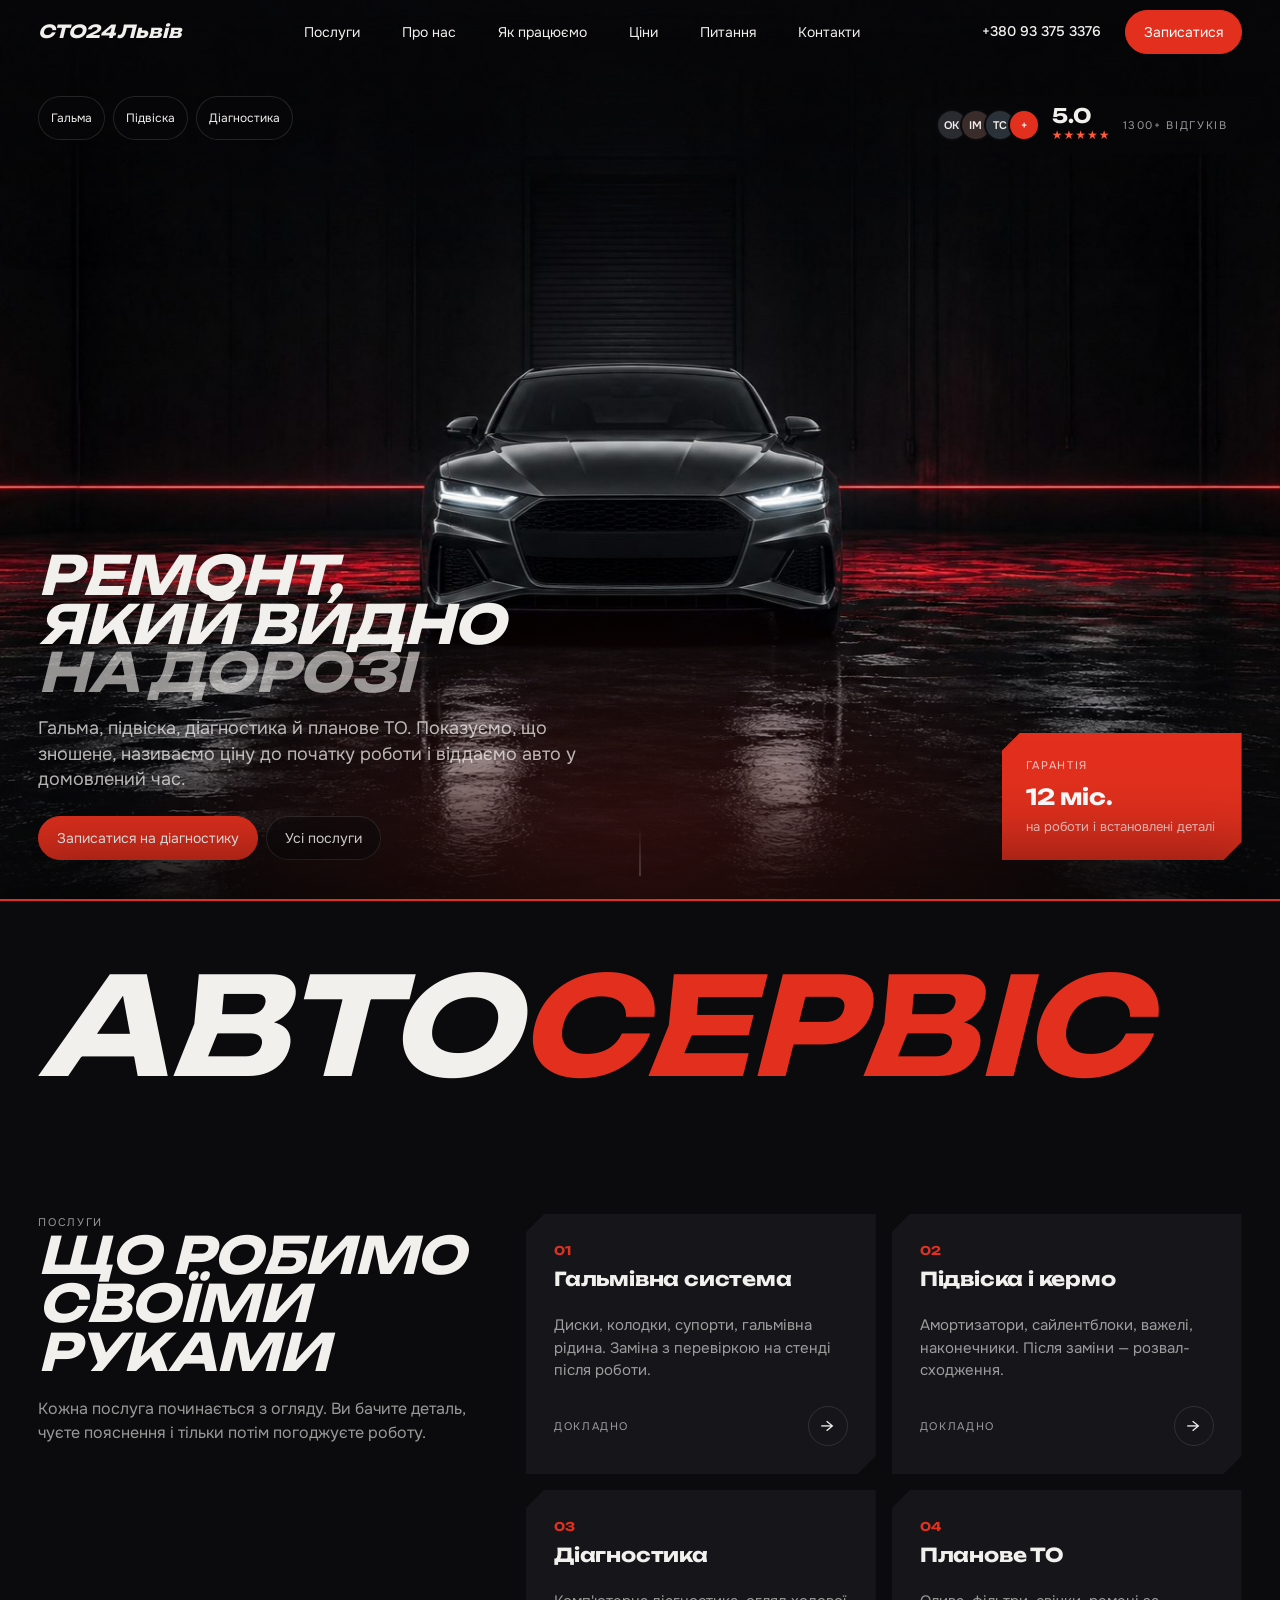
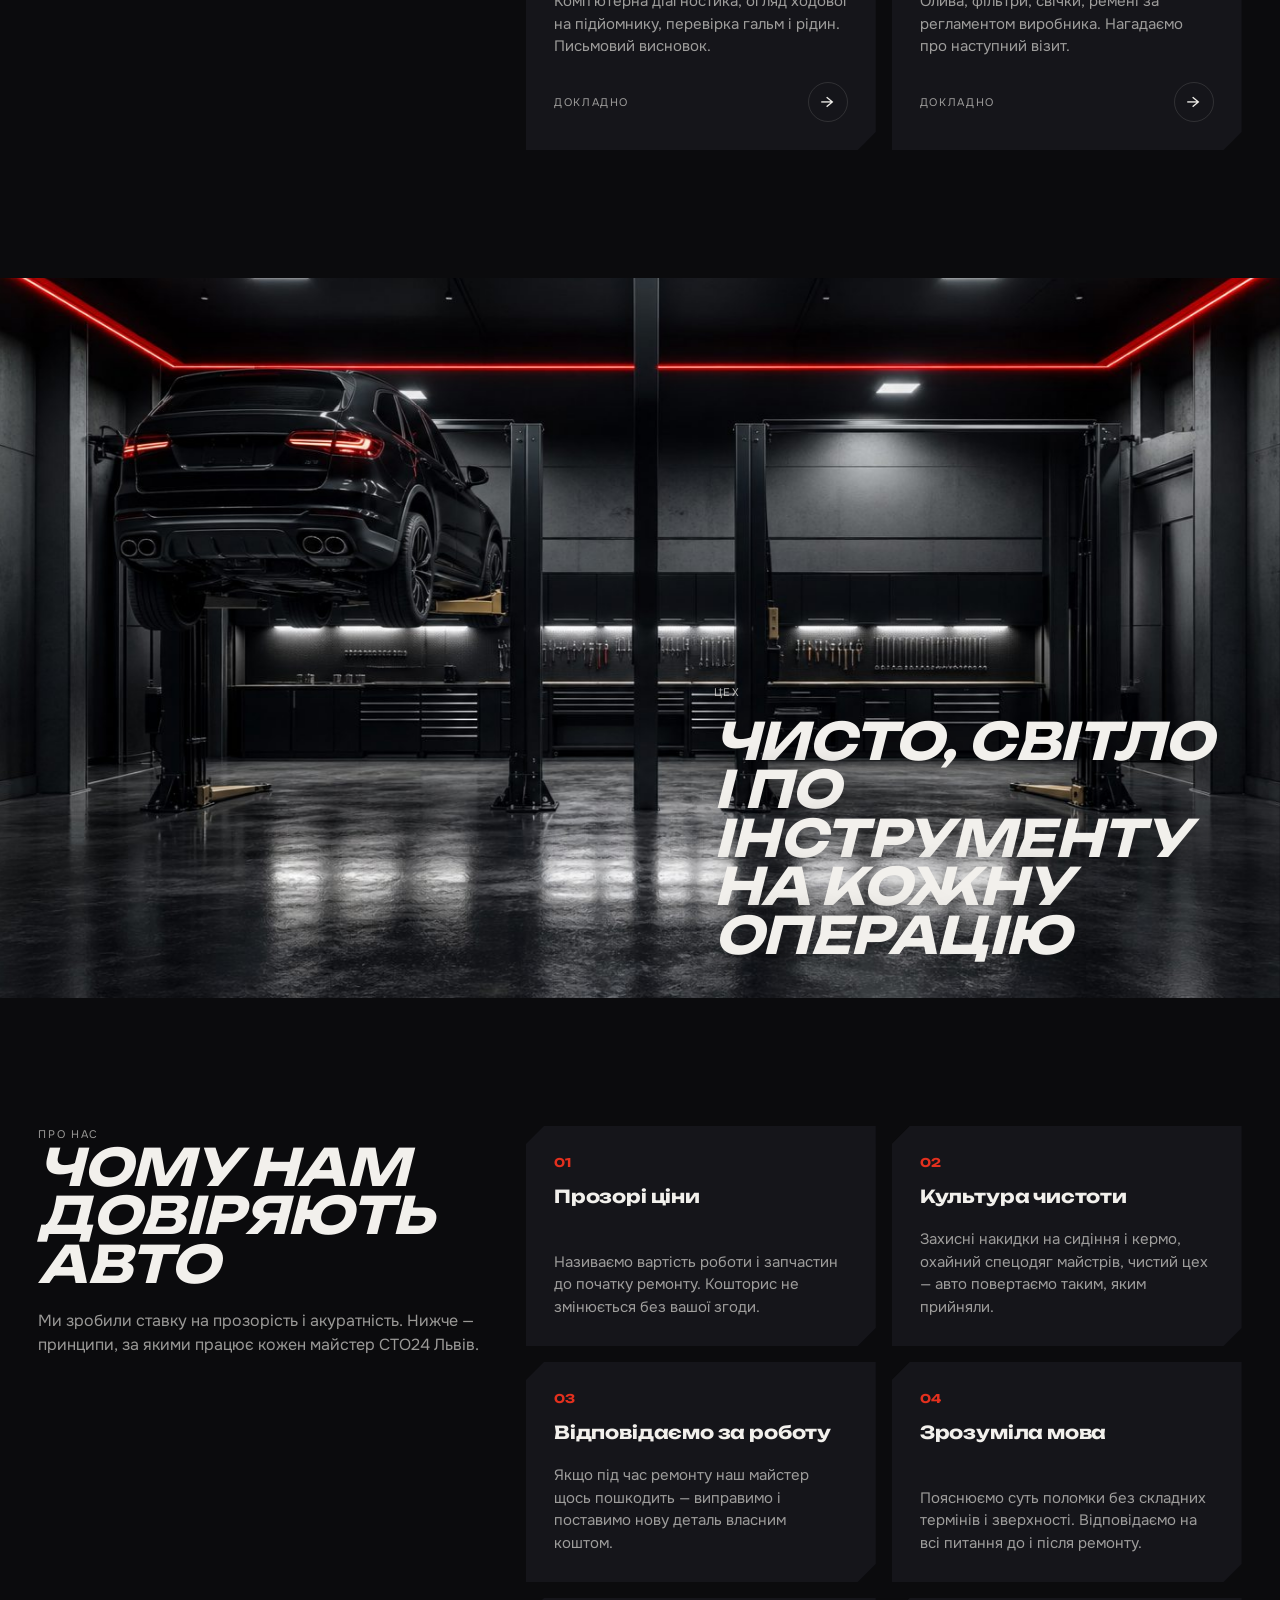
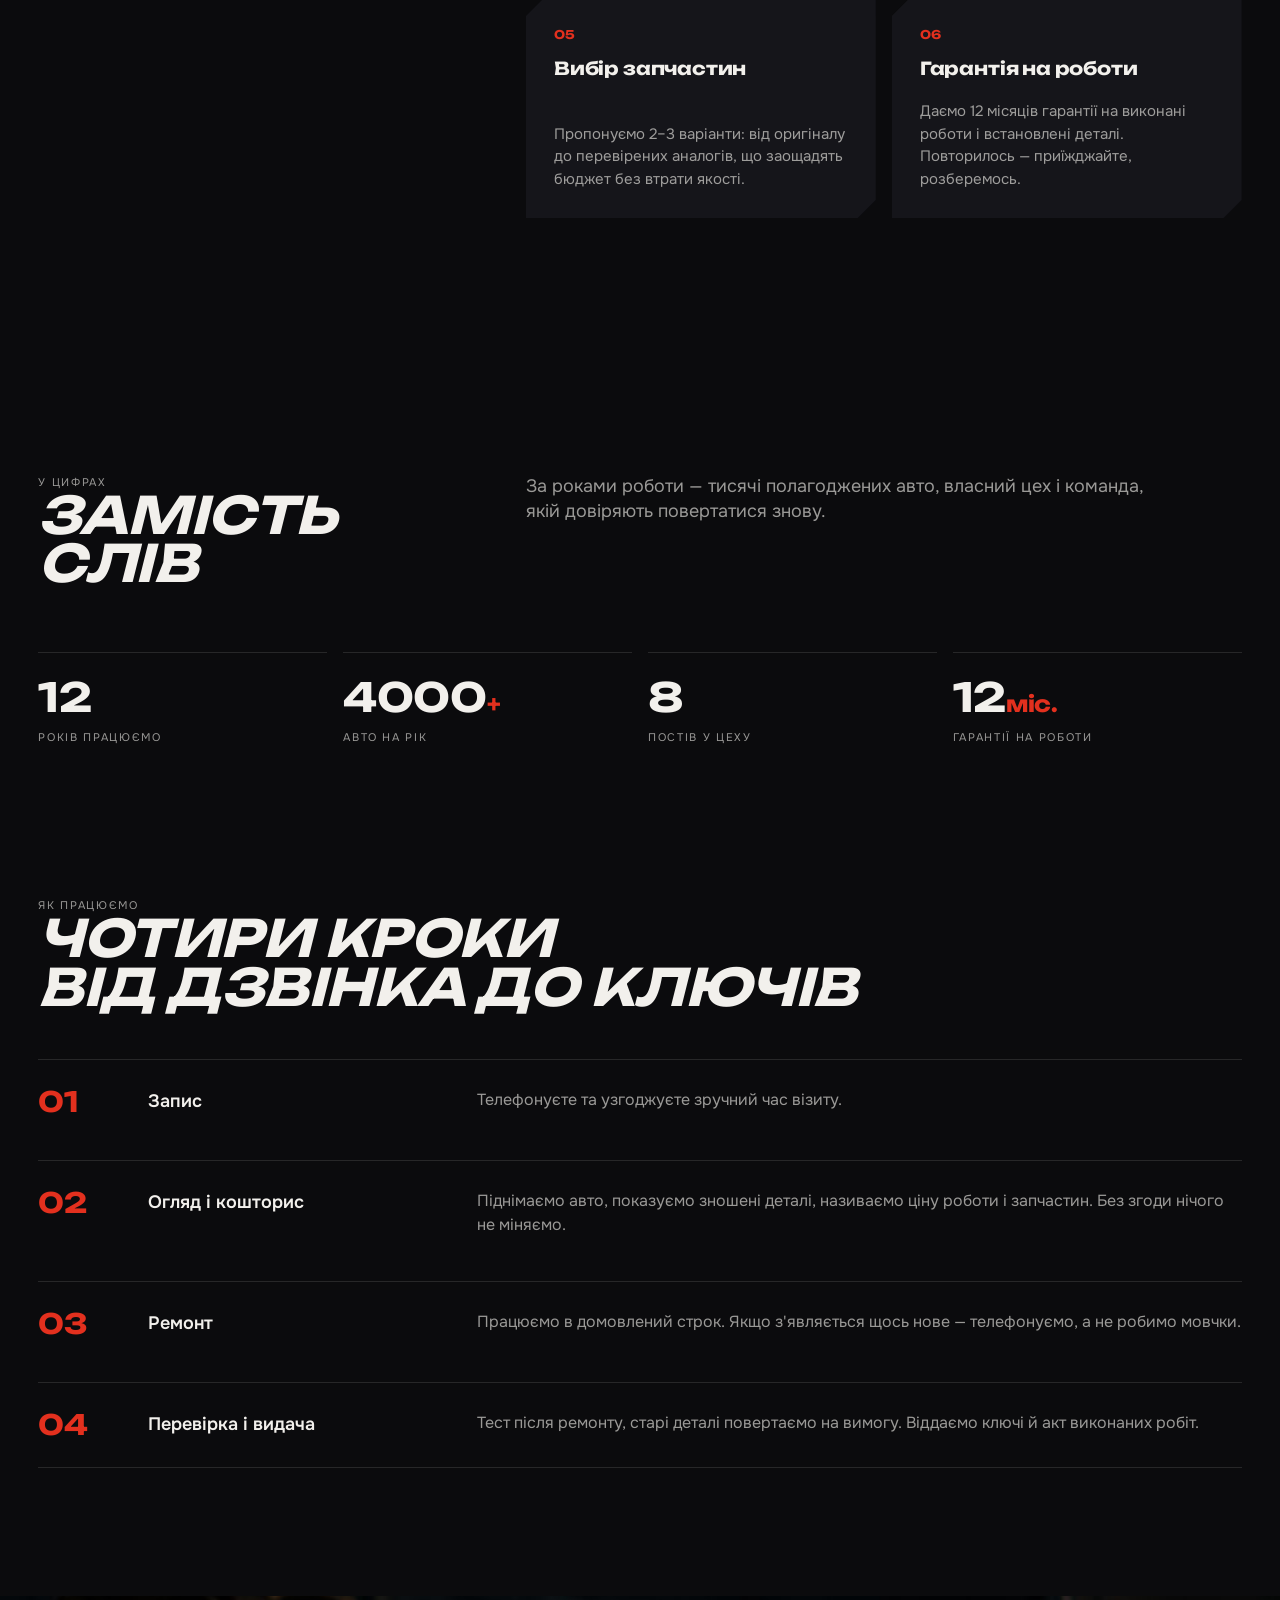
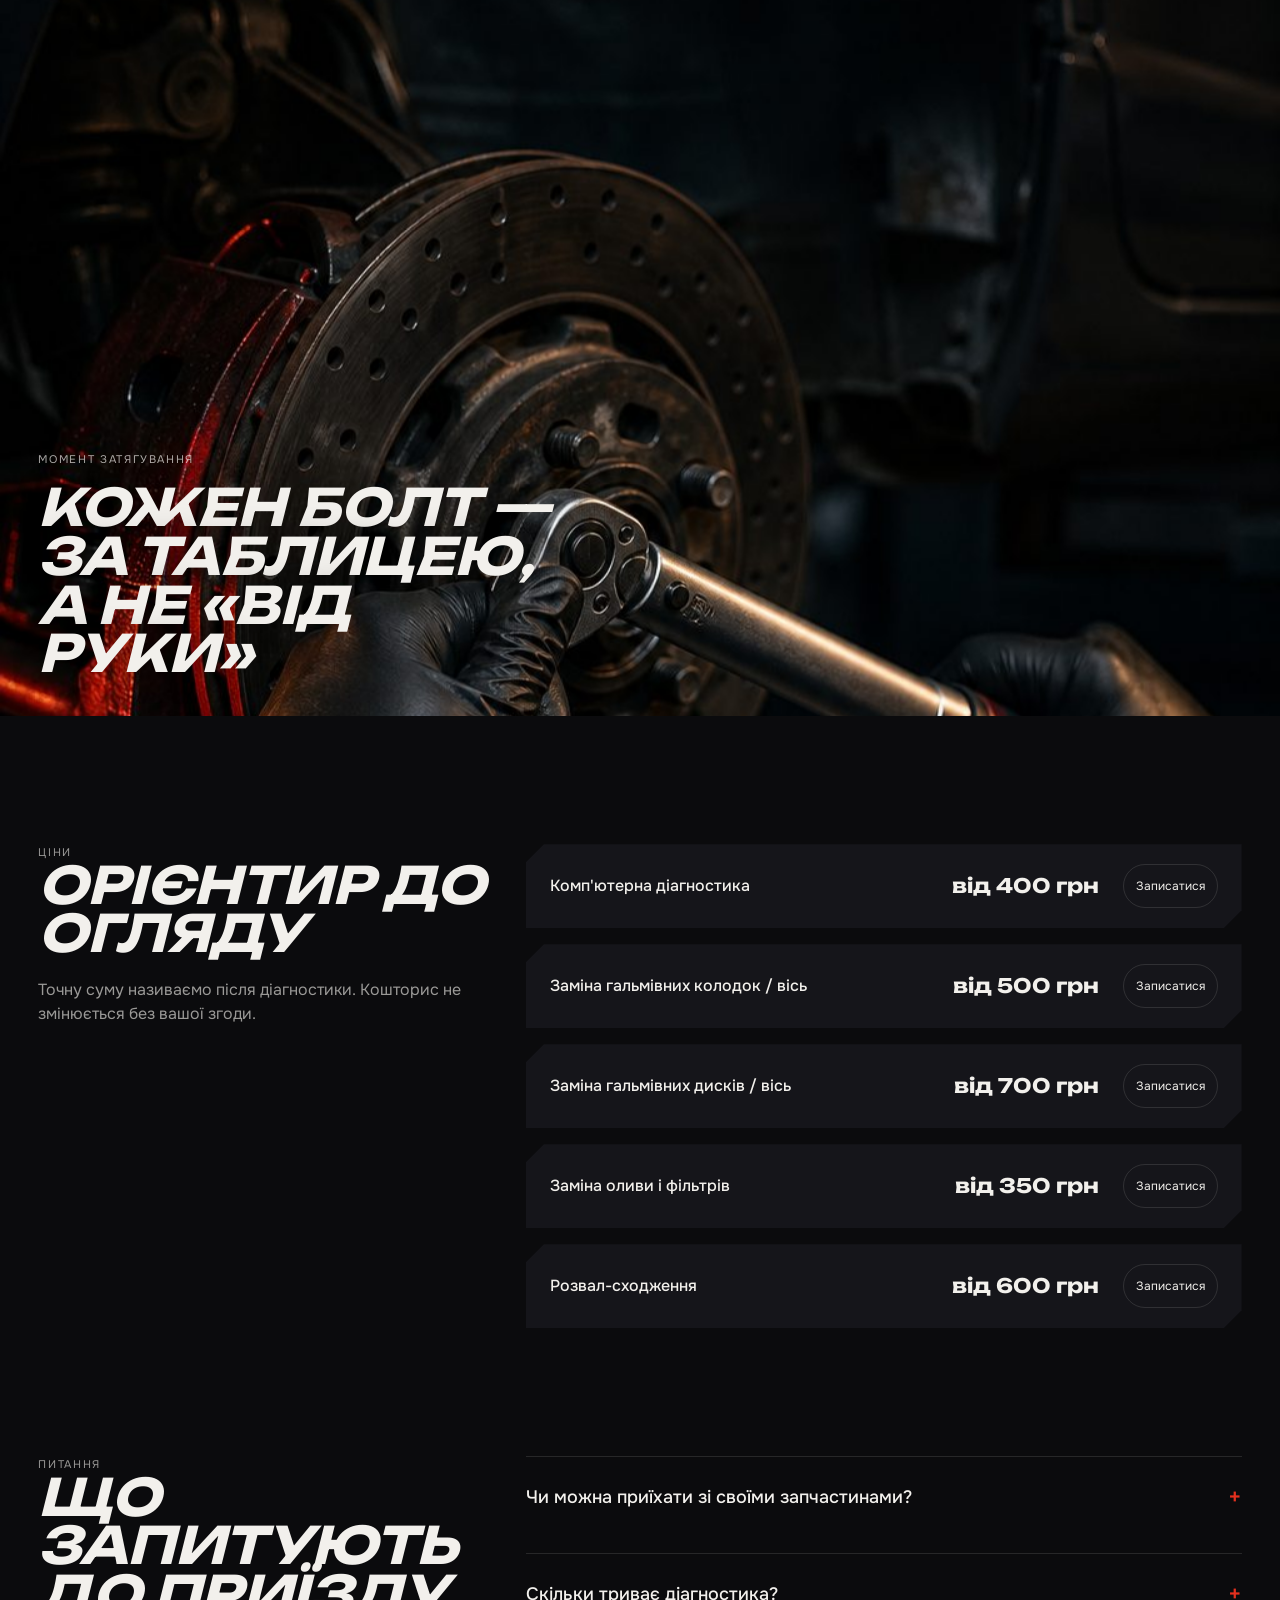
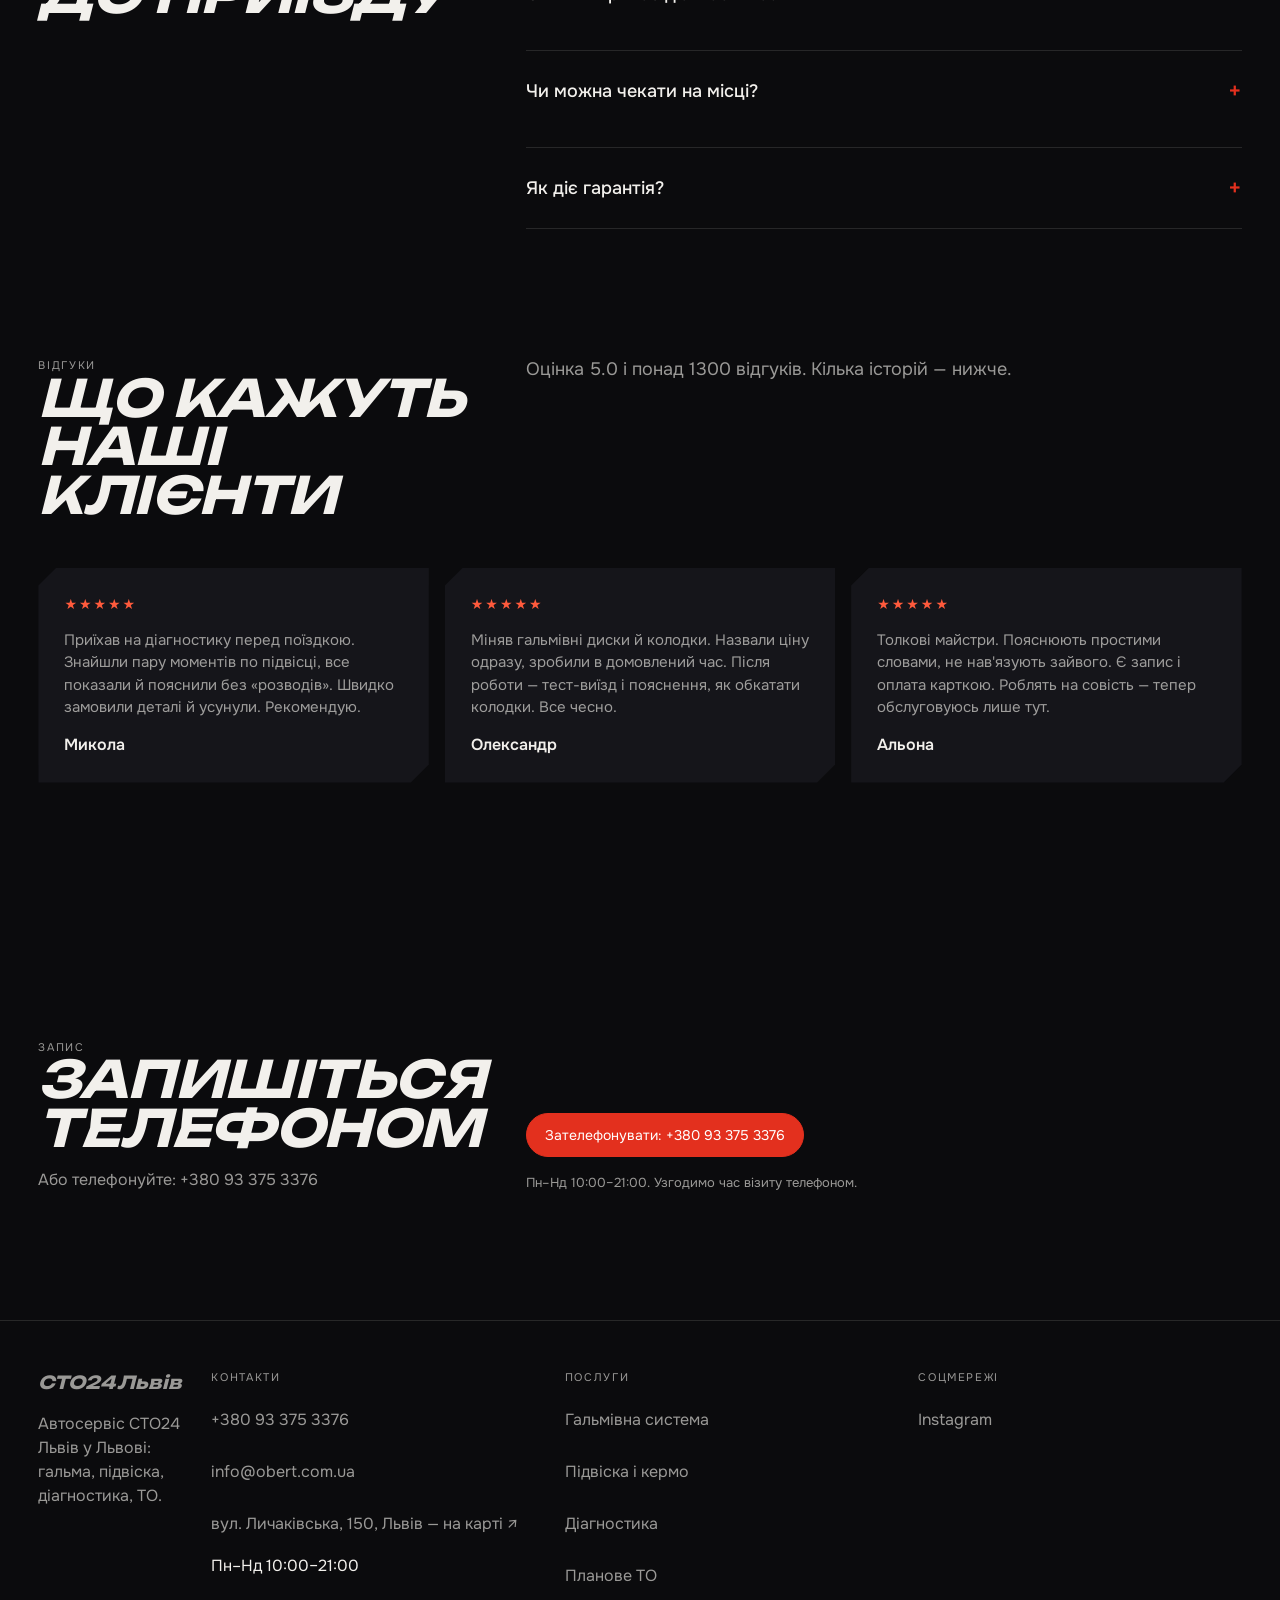
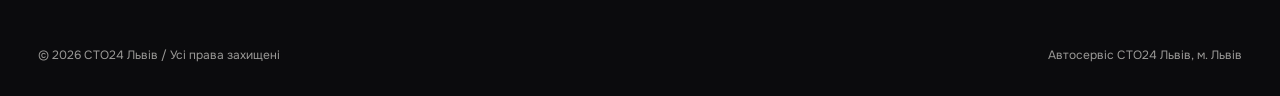
<file: index.html>
<!DOCTYPE html>
<html lang="uk" data-theme="dark">
<head>
  <meta charset="UTF-8">
  <meta name="viewport" content="width=device-width, initial-scale=1">
  <title>СТО24 Львів / Автосервіс у Львові</title>
  <meta name="description" content="Автосервіс СТО24 Львів у Львові: гальма, підвіска, діагностика, планове ТО. Прозорі ціни, гарантія на роботи. Запис телефоном.">
  
  <link rel="preconnect" href="https://fonts.googleapis.com">
  <link rel="preconnect" href="https://fonts.gstatic.com" crossorigin>
  <link href="https://fonts.googleapis.com/css2?family=Onest:wght@400;500;600&family=Unbounded:wght@700&display=swap" rel="stylesheet">
  <link rel="stylesheet" href="style.css">
</head>
<body>

<div class="curtain" aria-hidden="true"><div class="curtain__mark">СТО24 Львів</div></div>

<!-- Шапка: логотип, адреса й години, меню, телефон, кнопка в одну лінію -->
<header class="header">
  <a class="header__logo" href="index.html">СТО24 Львів</a>
  <div class="header__meta">
    <span>вул. Личаківська, 150, Львів, Львівська обл., 79010</span>
    <span>Пн–Нд 10:00–21:00</span>
  </div>
  <nav class="header__nav" id="main-nav" aria-label="Основна навігація">
    <a class="pill" href="#services">Послуги</a>
    <a class="pill" href="#about">Про нас</a>
    <a class="pill" href="#how">Як працюємо</a>
    <a class="pill" href="#prices">Ціни</a>
    <a class="pill" href="#faq">Питання</a>
    <a class="pill" href="#contacts">Контакти</a>
  </nav>
  <a class="header__phone" href="tel:+380933753376">+380 93 375 3376</a>
  <a class="pill pill--solid" href="#book">Записатися</a>
  <button class="header__burger" type="button" aria-label="Меню" aria-controls="main-nav" aria-expanded="false"></button>
</header>

<!-- Перший екран: кадр на весь екран, авто фронтально в центрі, інтерфейс по кутах -->
<section class="hero">
  <div class="hero__layer" data-speed="0.35">
    <img class="hero__img" src="hero-car.jpg" alt="Автомобіль у сервісній зоні">
  </div>
  <div class="hero__layer hero__fog" data-speed="0.15"></div>

  <div class="hero__ui">
    <div class="hero__tl">
      <a class="pill pill--sm plate--glass" href="service.html">Гальма</a>
      <a class="pill pill--sm plate--glass" href="suspension.html">Підвіска</a>
      <a class="pill pill--sm plate--glass" href="diagnostics.html">Діагностика</a>
    </div>

    <div class="hero__tr">
      <div class="plate plate--glass rating">
        <div class="avatars"><span>ОК</span><span>ІМ</span><span>ТС</span><span>+</span></div>
        <div>
          <div class="rating__num">5.0</div>
          <div class="rating__stars">★★★★★</div>
        </div>
        <div class="cap">1300+ відгуків</div>
      </div>
    </div>

    <div class="hero__bl">
      <h1 class="display hero__title">
        <span>Ремонт,</span>
        <span>який видно</span>
        <span class="thin">на дорозі</span>
      </h1>
      <p class="lead" style="color:rgba(242,240,236,.75);margin-bottom:24px">Гальма, підвіска, діагностика й планове ТО. Показуємо, що зношене, називаємо ціну до початку роботи і віддаємо авто у домовлений час.</p>
      <div class="hero__actions">
        <a class="pill pill--solid" href="#book">Записатися на діагностику</a>
        <a class="pill plate--glass" href="#services">Усі послуги</a>
      </div>
    </div>

    <div class="hero__br">
      <div class="plate plate--accent guarantee">
        <div class="cap">Гарантія</div>
        <strong>12 міс.</strong>
        <div class="muted" style="font-size:13px">на роботи і встановлені деталі</div>
      </div>
    </div>
  </div>
  <div class="hero__scroll"></div>
</section>

<!-- Другий екран наїжджає на перший -->
<main class="main">

  <!-- Капс у всю ширину -->
  <div class="marquee-title">
    <div class="display display--full">Авто<em>сервіс</em></div>
  </div>

  <!-- Послуги: асиметрія у дві колонки, липкий заголовок, сітка карток -->
  <section class="section" id="services">
    <div class="container split">
      <div class="split__head">
        <div class="cap reveal">Послуги</div>
        <h2 class="h2 reveal">Що робимо<br>своїми руками</h2>
        <p class="muted reveal">Кожна послуга починається з огляду. Ви бачите деталь, чуєте пояснення і тільки потім погоджуєте роботу.</p>
      </div>
      <div class="split__body">
        <div class="grid grid--2">
          <a class="card card--link reveal" href="service.html">
            <div><div class="card__num">01</div><h3 class="h3 card__title">Гальмівна система</h3></div>
            <p class="card__text">Диски, колодки, супорти, гальмівна рідина. Заміна з перевіркою на стенді після роботи.</p>
            <div class="card__foot"><span class="cap">Докладно</span><span class="card__arrow" aria-hidden="true">→</span></div>
          </a>
          <a class="card card--link reveal" href="suspension.html">
            <div><div class="card__num">02</div><h3 class="h3 card__title">Підвіска і кермо</h3></div>
            <p class="card__text">Амортизатори, сайлентблоки, важелі, наконечники. Після заміни — розвал-сходження.</p>
            <div class="card__foot"><span class="cap">Докладно</span><span class="card__arrow" aria-hidden="true">→</span></div>
          </a>
          <a class="card card--link reveal" href="diagnostics.html">
            <div><div class="card__num">03</div><h3 class="h3 card__title">Діагностика</h3></div>
            <p class="card__text">Комп'ютерна діагностика, огляд ходової на підйомнику, перевірка гальм і рідин. Письмовий висновок.</p>
            <div class="card__foot"><span class="cap">Докладно</span><span class="card__arrow" aria-hidden="true">→</span></div>
          </a>
          <a class="card card--link reveal" href="maintenance.html">
            <div><div class="card__num">04</div><h3 class="h3 card__title">Планове ТО</h3></div>
            <p class="card__text">Олива, фільтри, свічки, ремені за регламентом виробника. Нагадаємо про наступний візит.</p>
            <div class="card__foot"><span class="cap">Докладно</span><span class="card__arrow" aria-hidden="true">→</span></div>
          </a>
        </div>
      </div>
    </div>
  </section>

  <!-- Кадр із паралаксом, заголовок поверх фото без плашки -->
  <section class="frame frame--right">
    <div class="frame__img-wrap"><img class="frame__img" src="workshop.jpg" alt="Сервісна зона з підйомниками"></div>
    <div class="frame__content">
      <div>
        <div class="cap" style="color:rgba(242,240,236,.7);margin-bottom:16px">Цех</div>
        <h2 class="h2">Чисто, світло і по інструменту на кожну операцію</h2>
      </div>
    </div>
  </section>

  <!-- Про нас: принципи роботи -->
  <section class="section" id="about">
    <div class="container split">
      <div class="split__head">
        <div class="cap reveal">Про нас</div>
        <h2 class="h2 reveal">Чому нам<br>довіряють авто</h2>
        <p class="muted reveal">Ми зробили ставку на прозорість і акуратність. Нижче — принципи, за якими працює кожен майстер СТО24 Львів.</p>
      </div>
      <div class="split__body">
        <div class="grid grid--2">
          <article class="value reveal">
            <div class="value__num">01</div>
            <div class="value__title">Прозорі ціни</div>
            <p class="value__text">Називаємо вартість роботи і запчастин до початку ремонту. Кошторис не змінюється без вашої згоди.</p>
          </article>
          <article class="value reveal">
            <div class="value__num">02</div>
            <div class="value__title">Культура чистоти</div>
            <p class="value__text">Захисні накидки на сидіння і кермо, охайний спецодяг майстрів, чистий цех — авто повертаємо таким, яким прийняли.</p>
          </article>
          <article class="value reveal">
            <div class="value__num">03</div>
            <div class="value__title">Відповідаємо за роботу</div>
            <p class="value__text">Якщо під час ремонту наш майстер щось пошкодить — виправимо і поставимо нову деталь власним коштом.</p>
          </article>
          <article class="value reveal">
            <div class="value__num">04</div>
            <div class="value__title">Зрозуміла мова</div>
            <p class="value__text">Пояснюємо суть поломки без складних термінів і зверхності. Відповідаємо на всі питання до і після ремонту.</p>
          </article>
          <article class="value reveal">
            <div class="value__num">05</div>
            <div class="value__title">Вибір запчастин</div>
            <p class="value__text">Пропонуємо 2–3 варіанти: від оригіналу до перевірених аналогів, що заощадять бюджет без втрати якості.</p>
          </article>
          <article class="value reveal">
            <div class="value__num">06</div>
            <div class="value__title">Гарантія на роботи</div>
            <p class="value__text">Даємо 12 місяців гарантії на виконані роботи і встановлені деталі. Повторилось — приїжджайте, розберемось.</p>
          </article>
        </div>
      </div>
    </div>
  </section>

  <!-- Світла зона: цифри як герой -->
  <section class="section" data-theme-zone="light" id="numbers">
    <div class="container">
      <div class="split" style="margin-bottom:64px">
        <div><div class="cap reveal">У цифрах</div><h2 class="h2 reveal">Замість слів</h2></div>
        <p class="lead reveal">За роками роботи — тисячі полагоджених авто, власний цех і команда, якій довіряють повертатися знову.</p>
      </div>
      <div class="stats">
        <div class="stat reveal"><div class="stat__num">12</div><div class="stat__cap">років працюємо</div></div>
        <div class="stat reveal"><div class="stat__num">4000<small>+</small></div><div class="stat__cap">авто на рік</div></div>
        <div class="stat reveal"><div class="stat__num">8</div><div class="stat__cap">постів у цеху</div></div>
        <div class="stat reveal"><div class="stat__num">12<small>міс.</small></div><div class="stat__cap">гарантії на роботи</div></div>
      </div>
    </div>
  </section>

  <!-- Як працюємо: кроки -->
  <section class="section" data-theme-zone="light" id="how" style="padding-top:0">
    <div class="container">
      <div class="cap reveal">Як працюємо</div>
      <h2 class="h2 reveal" style="margin-bottom:48px">Чотири кроки<br>від дзвінка до ключів</h2>
      <div class="steps">
        <div class="step reveal"><div class="step__num">01</div><div class="step__title">Запис</div><div class="step__text">Телефонуєте та узгоджуєте зручний час візиту.</div></div>
        <div class="step reveal"><div class="step__num">02</div><div class="step__title">Огляд і кошторис</div><div class="step__text">Піднімаємо авто, показуємо зношені деталі, називаємо ціну роботи і запчастин. Без згоди нічого не міняємо.</div></div>
        <div class="step reveal"><div class="step__num">03</div><div class="step__title">Ремонт</div><div class="step__text">Працюємо в домовлений строк. Якщо з'являється щось нове — телефонуємо, а не робимо мовчки.</div></div>
        <div class="step reveal"><div class="step__num">04</div><div class="step__title">Перевірка і видача</div><div class="step__text">Тест після ремонту, старі деталі повертаємо на вимогу. Віддаємо ключі й акт виконаних робіт.</div></div>
      </div>
    </div>
  </section>

  <!-- Повернення у темну тему: кадр з деталлю -->
  <section class="frame">
    <div class="frame__img-wrap"><img class="frame__img" src="hands.jpg" alt="Механік затягує кріплення динамометричним ключем"></div>
    <div class="frame__content">
      <div>
        <div class="cap" style="color:rgba(242,240,236,.7);margin-bottom:16px">Момент затягування</div>
        <h2 class="h2">Кожен болт — за таблицею, а не «від руки»</h2>
      </div>
    </div>
  </section>

  <!-- Ціни -->
  <section class="section" id="prices">
    <div class="container split">
      <div class="split__head">
        <div class="cap reveal">Ціни</div>
        <h2 class="h2 reveal">Орієнтир до огляду</h2>
        <p class="muted reveal">Точну суму називаємо після діагностики. Кошторис не змінюється без вашої згоди.</p>
      </div>
      <div class="split__body">
        <div class="price-list">
          <div class="plate price reveal"><span class="price__name">Комп'ютерна діагностика</span><span class="price__val">від 400 грн</span><a class="pill pill--sm" href="#book">Записатися</a></div>
          <div class="plate price reveal"><span class="price__name">Заміна гальмівних колодок / вісь</span><span class="price__val">від 500 грн</span><a class="pill pill--sm" href="#book">Записатися</a></div>
          <div class="plate price reveal"><span class="price__name">Заміна гальмівних дисків / вісь</span><span class="price__val">від 700 грн</span><a class="pill pill--sm" href="#book">Записатися</a></div>
          <div class="plate price reveal"><span class="price__name">Заміна оливи і фільтрів</span><span class="price__val">від 350 грн</span><a class="pill pill--sm" href="#book">Записатися</a></div>
          <div class="plate price reveal"><span class="price__name">Розвал-сходження</span><span class="price__val">від 600 грн</span><a class="pill pill--sm" href="#book">Записатися</a></div>
        </div>
      </div>
    </div>
  </section>

  <!-- Питання -->
  <section class="section" id="faq" style="padding-top:0">
    <div class="container split">
      <div class="split__head">
        <div class="cap reveal">Питання</div>
        <h2 class="h2 reveal">Що запитують до приїзду</h2>
      </div>
      <div class="split__body">
        <div class="faq">
          <div class="faq__item reveal"><button type="button" class="faq__q" aria-expanded="false" aria-controls="answer-1">Чи можна приїхати зі своїми запчастинами?</button><div class="faq__a" id="answer-1"><p>Так. Перед установкою перевіримо, чи підходить деталь. Гарантія в такому разі поширюється на роботу.</p></div></div>
          <div class="faq__item reveal"><button type="button" class="faq__q" aria-expanded="false" aria-controls="answer-2">Скільки триває діагностика?</button><div class="faq__a" id="answer-2"><p>Зазвичай близько години. Якщо потрібно більше — скажемо одразу після першого огляду.</p></div></div>
          <div class="faq__item reveal"><button type="button" class="faq__q" aria-expanded="false" aria-controls="answer-3">Чи можна чекати на місці?</button><div class="faq__a" id="answer-3"><p>Так, є зона очікування. Про деталі домовляємось при записі.</p></div></div>
          <div class="faq__item reveal"><button type="button" class="faq__q" aria-expanded="false" aria-controls="answer-4">Як діє гарантія?</button><div class="faq__a" id="answer-4"><p>Гарантія на роботи — 12 міс. Якщо проблема повторилась — приїжджаєте, дивимось і виправляємо безкоштовно.</p></div></div>
        </div>
      </div>
    </div>
  </section>

  <!-- Відгуки -->
  <section class="section" id="reviews" style="padding-top:0">
    <div class="container">
      <div class="split" style="margin-bottom:48px">
        <div><div class="cap reveal">Відгуки</div><h2 class="h2 reveal">Що кажуть<br>наші клієнти</h2></div>
        <p class="lead reveal">Оцінка 5.0 і понад 1300 відгуків. Кілька історій — нижче.</p>
      </div>
      <div class="reviews">
        <div class="review reveal">
          <div class="review__stars">★★★★★</div>
          <p class="review__text">Приїхав на діагностику перед поїздкою. Знайшли пару моментів по підвісці, все показали й пояснили без «розводів». Швидко замовили деталі й усунули. Рекомендую.</p>
          <div class="review__name">Микола</div>
        </div>
        <div class="review reveal">
          <div class="review__stars">★★★★★</div>
          <p class="review__text">Міняв гальмівні диски й колодки. Назвали ціну одразу, зробили в домовлений час. Після роботи — тест-виїзд і пояснення, як обкатати колодки. Все чесно.</p>
          <div class="review__name">Олександр</div>
        </div>
        <div class="review reveal">
          <div class="review__stars">★★★★★</div>
          <p class="review__text">Толкові майстри. Пояснюють простими словами, не нав'язують зайвого. Є запис і оплата карткою. Роблять на совість — тепер обслуговуюсь лише тут.</p>
          <div class="review__name">Альона</div>
        </div>
      </div>
    </div>
  </section>

  <!-- Запис -->
  <section class="section" id="book">
    <div class="container cta">
      <div>
        <div class="cap reveal">Запис</div>
        <h2 class="h2 reveal">Запишіться телефоном</h2>
        <p class="muted reveal" style="margin-top:16px">Або телефонуйте: <a href="tel:+380933753376">+380 93 375 3376</a></p>
      </div>
      <div class="reveal"><a class="pill pill--solid" href="tel:+380933753376">Зателефонувати: +380 93 375 3376</a><p class="cta__note" style="margin-top:16px">Пн–Нд 10:00–21:00. Узгодимо час візиту телефоном.</p></div>
    </div>
  </section>

  <!-- Підвал -->
  <footer class="footer" id="contacts">
    <div class="container">
      <div class="footer__grid">
        <div class="footer__col">
          <a class="header__logo" href="index.html">СТО24 Львів</a>
          <p class="muted" style="margin-top:16px;max-width:30ch">Автосервіс СТО24 Львів у Львові: гальма, підвіска, діагностика, ТО.</p>
        </div>
        <div class="footer__col">
          <div class="cap" style="margin-bottom:12px">Контакти</div>
          <ul>
            <li><a href="tel:+380933753376">+380 93 375 3376</a></li>
            <li><a href="mailto:info@obert.com.ua">info@obert.com.ua</a></li>
            <li><a href="https://www.google.com/maps/search/?api=1&amp;query=Львів+Личаківська+150" target="_blank" rel="noopener">вул. Личаківська, 150, Львів — на карті ↗</a></li>
            <li>Пн–Нд 10:00–21:00</li>
          </ul>
        </div>
        <div class="footer__col">
          <div class="cap" style="margin-bottom:12px">Послуги</div>
          <ul>
            <li><a href="service.html">Гальмівна система</a></li>
            <li><a href="suspension.html">Підвіска і кермо</a></li>
            <li><a href="diagnostics.html">Діагностика</a></li>
            <li><a href="maintenance.html">Планове ТО</a></li>
          </ul>
        </div>
        <div class="footer__col">
          <div class="cap" style="margin-bottom:12px">Соцмережі</div>
          <ul>
            <li><a href="https://www.instagram.com/sto24_lviv/" target="_blank" rel="noopener">Instagram</a></li>
          </ul>
        </div>
      </div>
      <div class="footer__bottom">
        <span>© 2026 СТО24 Львів / Усі права захищені</span>
        <span>Автосервіс СТО24 Львів, м. Львів</span>
      </div>
    </div>
  </footer>
</main>

<script src="main.js"></script>
</body>
</html>
</file>
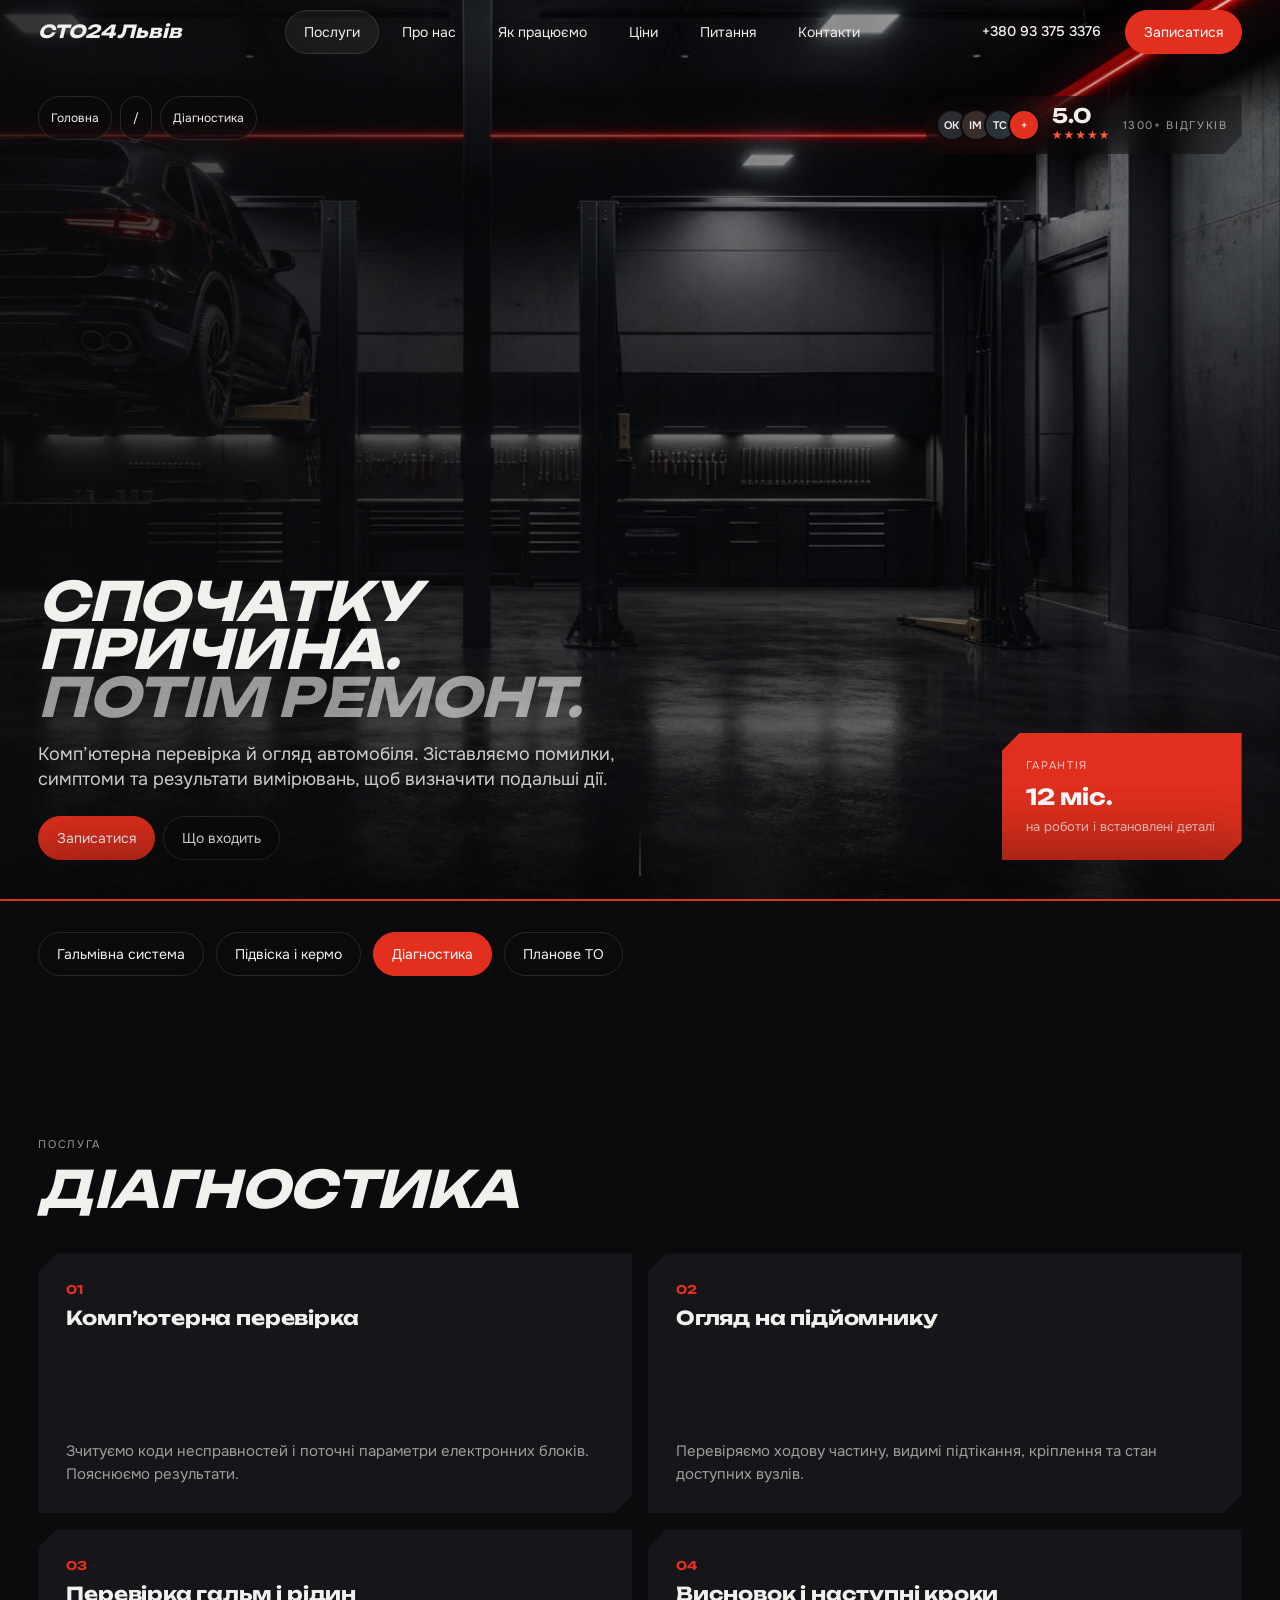
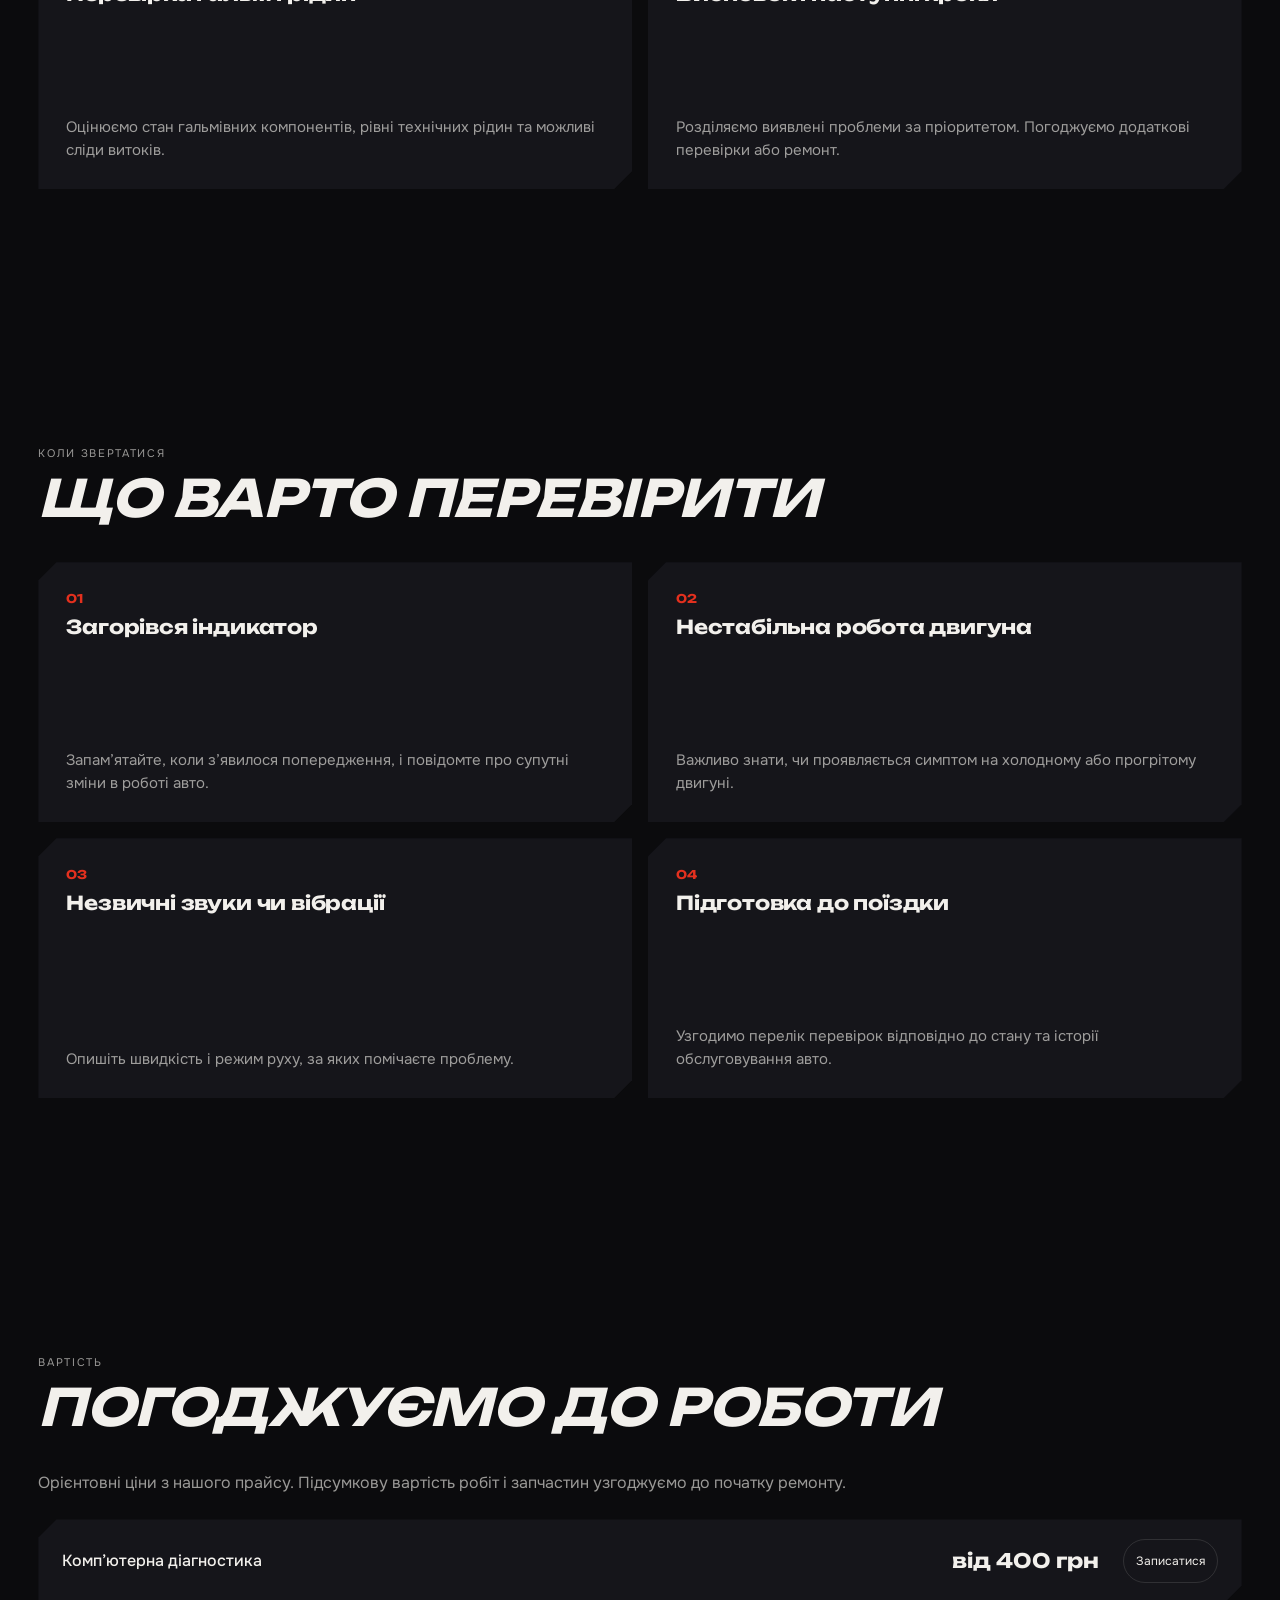
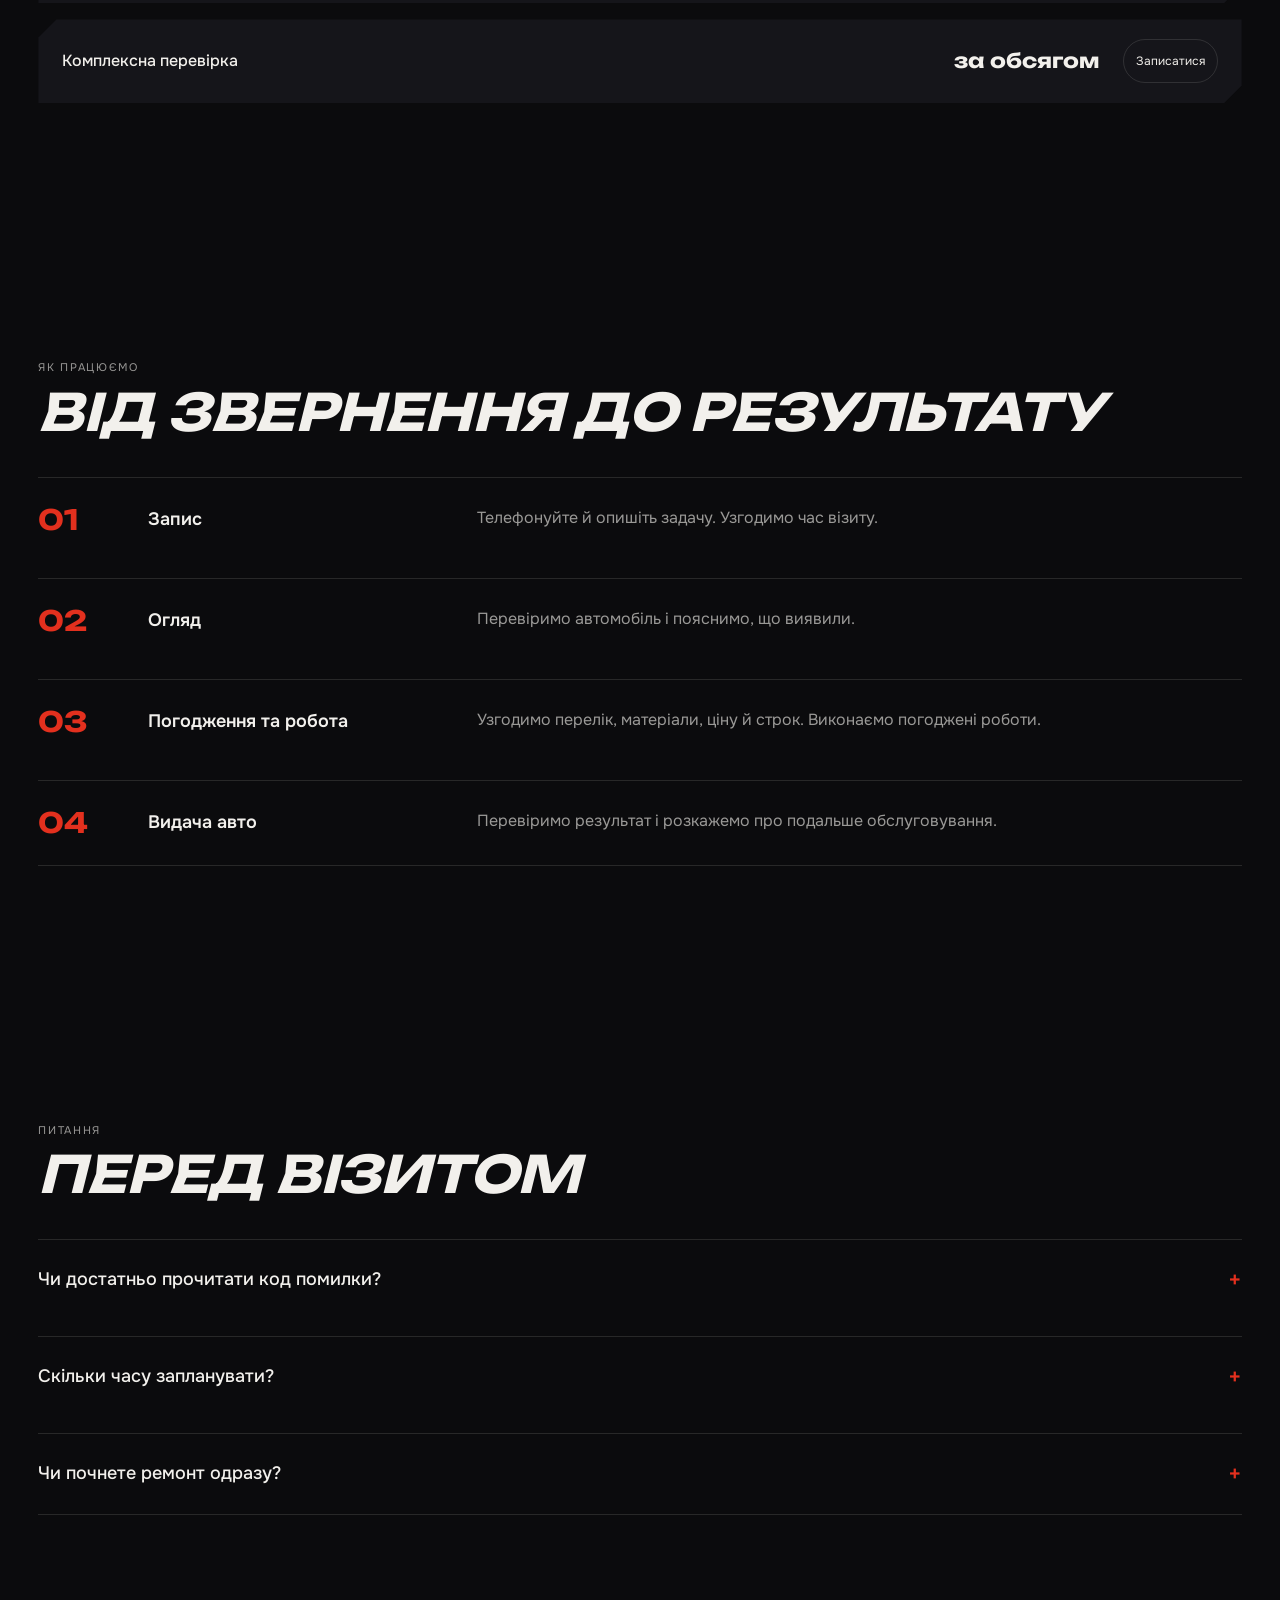
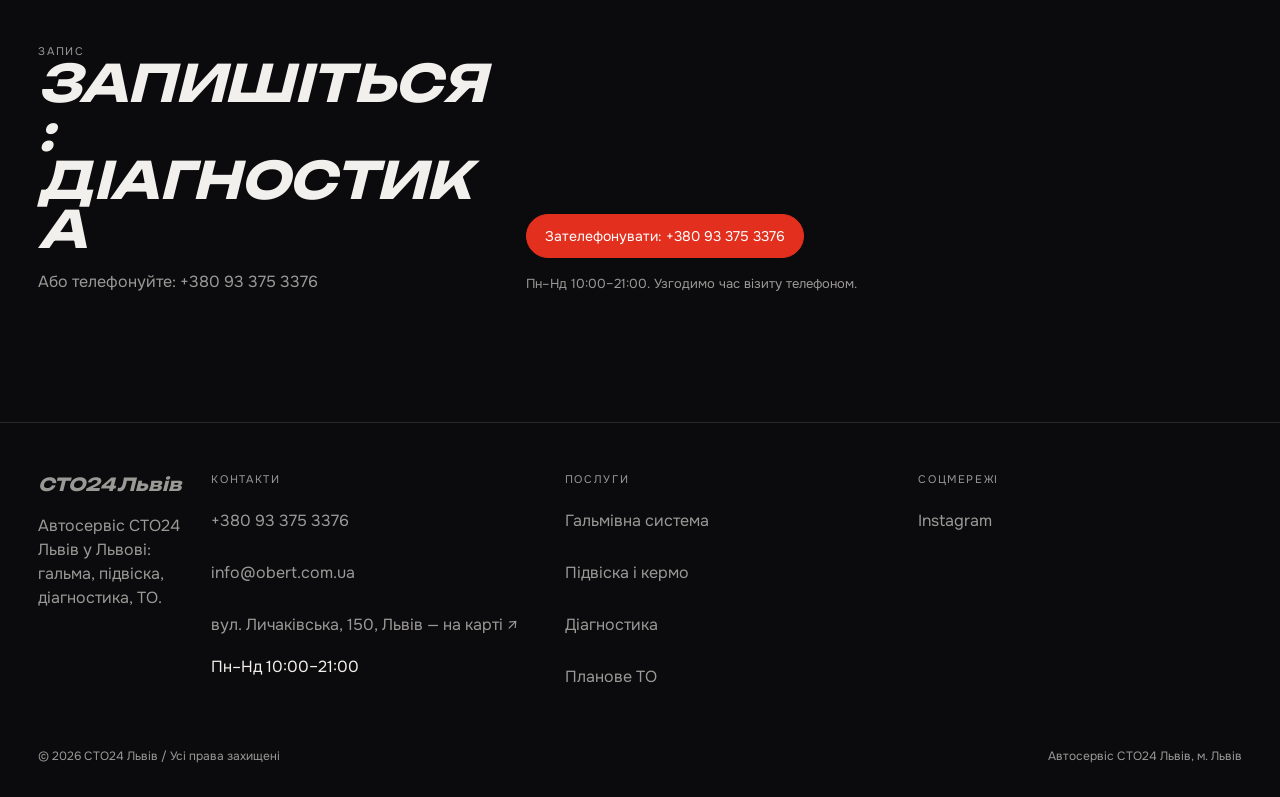
<file: diagnostics.html>
<!DOCTYPE html>
<html lang="uk" data-theme="dark">
<head>
  <meta charset="UTF-8">
  <meta name="viewport" content="width=device-width, initial-scale=1">
  <title>Діагностика / СТО24 Львів</title>
  <meta name="description" content="Комп’ютерна перевірка й огляд автомобіля. Зіставляємо помилки, симптоми та результати вимірювань, щоб визначити подальші дії.">
    <link rel="preconnect" href="https://fonts.googleapis.com">
  <link rel="preconnect" href="https://fonts.gstatic.com" crossorigin>
  <link href="https://fonts.googleapis.com/css2?family=Onest:wght@400;500;600&family=Unbounded:wght@700&display=swap" rel="stylesheet">
  <link rel="stylesheet" href="style.css">
</head>
<body>

<div class="curtain" aria-hidden="true"><div class="curtain__mark">СТО24 Львів</div></div>

<header class="header">
  <a class="header__logo" href="index.html">СТО24 Львів</a>
  <div class="header__meta">
    <span>вул. Личаківська, 150, Львів, Львівська обл., 79010</span>
    <span>Пн–Нд 10:00–21:00</span>
  </div>
  <nav class="header__nav" id="main-nav" aria-label="Основна навігація">
    <a class="pill is-active" href="index.html#services">Послуги</a>
    <a class="pill" href="index.html#about">Про нас</a>
    <a class="pill" href="#how">Як працюємо</a>
    <a class="pill" href="#prices">Ціни</a>
    <a class="pill" href="#faq">Питання</a>
    <a class="pill" href="index.html#contacts">Контакти</a>
  </nav>
  <a class="header__phone" href="tel:+380933753376">+380 93 375 3376</a>
  <a class="pill pill--solid" href="#book">Записатися</a>
  <button class="header__burger" type="button" aria-label="Меню" aria-controls="main-nav" aria-expanded="false"></button>
</header>

<!-- Перший екран: деталь машини крупно, заголовок у бічній колонці -->
<section class="hero hero--service">
  <div class="hero__layer" data-speed="0.35">
    <img class="hero__img" src="workshop.jpg" alt="Автомобіль на підйомнику в майстерні">
  </div>
  <div class="hero__layer hero__fog" data-speed="0.15"></div>

  <div class="hero__ui">
    <div class="hero__tl tags">
      <a class="pill pill--sm plate--glass" href="index.html">Головна</a>
      <span class="pill pill--sm plate--glass">/</span>
      <span class="pill pill--sm plate--glass">Діагностика</span>
    </div>

    <div class="hero__tr">
      <div class="plate plate--glass rating">
        <div class="avatars"><span>ОК</span><span>ІМ</span><span>ТС</span><span>+</span></div>
        <div>
          <div class="rating__num">5.0</div>
          <div class="rating__stars">★★★★★</div>
        </div>
        <div class="cap">1300+ відгуків</div>
      </div>
    </div>

    <div class="hero__bl">
      <h1 class="display hero__title"><span>Спочатку причина.</span><span class="thin">Потім ремонт.</span></h1>
      <p class="lead" style="color:rgba(242,240,236,.85);margin-bottom:24px">Комп’ютерна перевірка й огляд автомобіля. Зіставляємо помилки, симптоми та результати вимірювань, щоб визначити подальші дії.</p>
      <div class="hero__actions">
        <a class="pill pill--solid" href="#book">Записатися</a>
        <a class="pill plate--glass" href="#what">Що входить</a>
      </div>
    </div>

    <div class="hero__br">
      <div class="plate plate--accent guarantee">
        <div class="cap">Гарантія</div>
        <strong>12 міс.</strong>
        <div class="muted" style="font-size:13px">на роботи і встановлені деталі</div>
      </div>
    </div>
  </div>
  <div class="hero__scroll"></div>
</section>

<main class="main"><nav class="container service-nav" aria-label="Напрями послуг"><a class="pill" href="service.html">Гальмівна система</a><a class="pill" href="suspension.html">Підвіска і кермо</a><a class="pill is-active" href="diagnostics.html" aria-current="page">Діагностика</a><a class="pill" href="maintenance.html">Планове ТО</a></nav><section class="section" id="what"><div class="container"><div class="cap reveal">Послуга</div><h2 class="h2 reveal" style="margin:12px 0 40px">Діагностика</h2><div class="grid grid--2"><article class="card reveal"><div><div class="card__num">01</div><h3 class="h3 card__title">Комп’ютерна перевірка</h3></div><p class="card__text">Зчитуємо коди несправностей і поточні параметри електронних блоків. Пояснюємо результати.</p></article><article class="card reveal"><div><div class="card__num">02</div><h3 class="h3 card__title">Огляд на підйомнику</h3></div><p class="card__text">Перевіряємо ходову частину, видимі підтікання, кріплення та стан доступних вузлів.</p></article><article class="card reveal"><div><div class="card__num">03</div><h3 class="h3 card__title">Перевірка гальм і рідин</h3></div><p class="card__text">Оцінюємо стан гальмівних компонентів, рівні технічних рідин та можливі сліди витоків.</p></article><article class="card reveal"><div><div class="card__num">04</div><h3 class="h3 card__title">Висновок і наступні кроки</h3></div><p class="card__text">Розділяємо виявлені проблеми за пріоритетом. Погоджуємо додаткові перевірки або ремонт.</p></article></div></div></section><section class="section" data-theme-zone="light"><div class="container"><div class="cap reveal">Коли звертатися</div><h2 class="h2 reveal" style="margin:12px 0 40px">Що варто перевірити</h2><div class="grid grid--2"><article class="card reveal"><div><div class="card__num">01</div><h3 class="h3 card__title">Загорівся індикатор</h3></div><p class="card__text">Запам’ятайте, коли з’явилося попередження, і повідомте про супутні зміни в роботі авто.</p></article><article class="card reveal"><div><div class="card__num">02</div><h3 class="h3 card__title">Нестабільна робота двигуна</h3></div><p class="card__text">Важливо знати, чи проявляється симптом на холодному або прогрітому двигуні.</p></article><article class="card reveal"><div><div class="card__num">03</div><h3 class="h3 card__title">Незвичні звуки чи вібрації</h3></div><p class="card__text">Опишіть швидкість і режим руху, за яких помічаєте проблему.</p></article><article class="card reveal"><div><div class="card__num">04</div><h3 class="h3 card__title">Підготовка до поїздки</h3></div><p class="card__text">Узгодимо перелік перевірок відповідно до стану та історії обслуговування авто.</p></article></div></div></section><section class="section" id="prices"><div class="container"><div class="cap reveal">Вартість</div><h2 class="h2 reveal" style="margin:12px 0 40px">Погоджуємо до роботи</h2><p class="muted" style="margin-bottom:24px">Орієнтовні ціни з нашого прайсу. Підсумкову вартість робіт і запчастин узгоджуємо до початку ремонту.</p><div class="price-list"><div class="plate price reveal"><span class="price__name">Комп’ютерна діагностика</span><span class="price__val">від 400 грн</span><a class="pill pill--sm" href="#book">Записатися</a></div><div class="plate price reveal"><span class="price__name">Комплексна перевірка</span><span class="price__val">за обсягом</span><a class="pill pill--sm" href="#book">Записатися</a></div></div></div></section><section class="section" id="how" data-theme-zone="light"><div class="container"><div class="cap reveal">Як працюємо</div><h2 class="h2 reveal" style="margin:12px 0 40px">Від звернення до результату</h2><div class="steps"><div class="step reveal"><div class="step__num">01</div><div class="step__title">Запис</div><div class="step__text">Телефонуйте й опишіть задачу. Узгодимо час візиту.</div></div><div class="step reveal"><div class="step__num">02</div><div class="step__title">Огляд</div><div class="step__text">Перевіримо автомобіль і пояснимо, що виявили.</div></div><div class="step reveal"><div class="step__num">03</div><div class="step__title">Погодження та робота</div><div class="step__text">Узгодимо перелік, матеріали, ціну й строк. Виконаємо погоджені роботи.</div></div><div class="step reveal"><div class="step__num">04</div><div class="step__title">Видача авто</div><div class="step__text">Перевіримо результат і розкажемо про подальше обслуговування.</div></div></div></div></section><section class="section" id="faq"><div class="container"><div class="cap reveal">Питання</div><h2 class="h2 reveal" style="margin:12px 0 40px">Перед візитом</h2><div class="faq"><div class="faq__item reveal"><button type="button" class="faq__q" aria-expanded="false" aria-controls="answer-1">Чи достатньо прочитати код помилки?</button><div class="faq__a" id="answer-1"><p>Код указує напрям перевірки. Для визначення причини можуть знадобитися вимірювання, огляд і перевірка з’єднань.</p></div></div><div class="faq__item reveal"><button type="button" class="faq__q" aria-expanded="false" aria-controls="answer-2">Скільки часу запланувати?</button><div class="faq__a" id="answer-2"><p>Час залежить від симптомів і доступу до вузлів. Орієнтир узгодимо телефоном, а потребу в додаткових перевірках — після первинного огляду.</p></div></div><div class="faq__item reveal"><button type="button" class="faq__q" aria-expanded="false" aria-controls="answer-3">Чи почнете ремонт одразу?</button><div class="faq__a" id="answer-3"><p>Ремонт виконуємо після погодження. Спочатку пояснимо результат діагностики, перелік робіт і вартість.</p></div></div></div></div></section>  <!-- Запис -->
  <section class="section" id="book" style="padding-top:0">
    <div class="container cta">
      <div>
        <div class="cap reveal">Запис</div>
        <h2 class="h2 reveal">Запишіться: діагностика</h2>
        <p class="muted reveal" style="margin-top:16px">Або телефонуйте: <a href="tel:+380933753376">+380 93 375 3376</a></p>
      </div>
      <div class="reveal"><a class="pill pill--solid" href="tel:+380933753376">Зателефонувати: +380 93 375 3376</a><p class="cta__note" style="margin-top:16px">Пн–Нд 10:00–21:00. Узгодимо час візиту телефоном.</p></div>
    </div>
  </section>

  <footer class="footer" id="contacts">
    <div class="container">
      <div class="footer__grid">
        <div class="footer__col">
          <a class="header__logo" href="index.html">СТО24 Львів</a>
          <p class="muted" style="margin-top:16px;max-width:30ch">Автосервіс СТО24 Львів у Львові: гальма, підвіска, діагностика, ТО.</p>
        </div>
        <div class="footer__col">
          <div class="cap" style="margin-bottom:12px">Контакти</div>
          <ul>
            <li><a href="tel:+380933753376">+380 93 375 3376</a></li>
            <li><a href="mailto:info@obert.com.ua">info@obert.com.ua</a></li>
            <li><a href="https://www.google.com/maps/search/?api=1&amp;query=Львів+Личаківська+150" target="_blank" rel="noopener">вул. Личаківська, 150, Львів — на карті ↗</a></li>
            <li>Пн–Нд 10:00–21:00</li>
          </ul>
        </div>
        <div class="footer__col">
          <div class="cap" style="margin-bottom:12px">Послуги</div>
          <ul>
            <li><a href="service.html">Гальмівна система</a></li>
            <li><a href="suspension.html">Підвіска і кермо</a></li>
            <li><a href="diagnostics.html">Діагностика</a></li>
            <li><a href="maintenance.html">Планове ТО</a></li>
          </ul>
        </div>
        <div class="footer__col">
          <div class="cap" style="margin-bottom:12px">Соцмережі</div>
          <ul>
            <li><a href="https://www.instagram.com/sto24_lviv/" target="_blank" rel="noopener">Instagram</a></li>
          </ul>
        </div>
      </div>
      <div class="footer__bottom">
        <span>© 2026 СТО24 Львів / Усі права захищені</span>
        <span>Автосервіс СТО24 Львів, м. Львів</span>
      </div>
    </div>
  </footer>
</main>

<script src="main.js"></script>
</body>
</html>
</file>
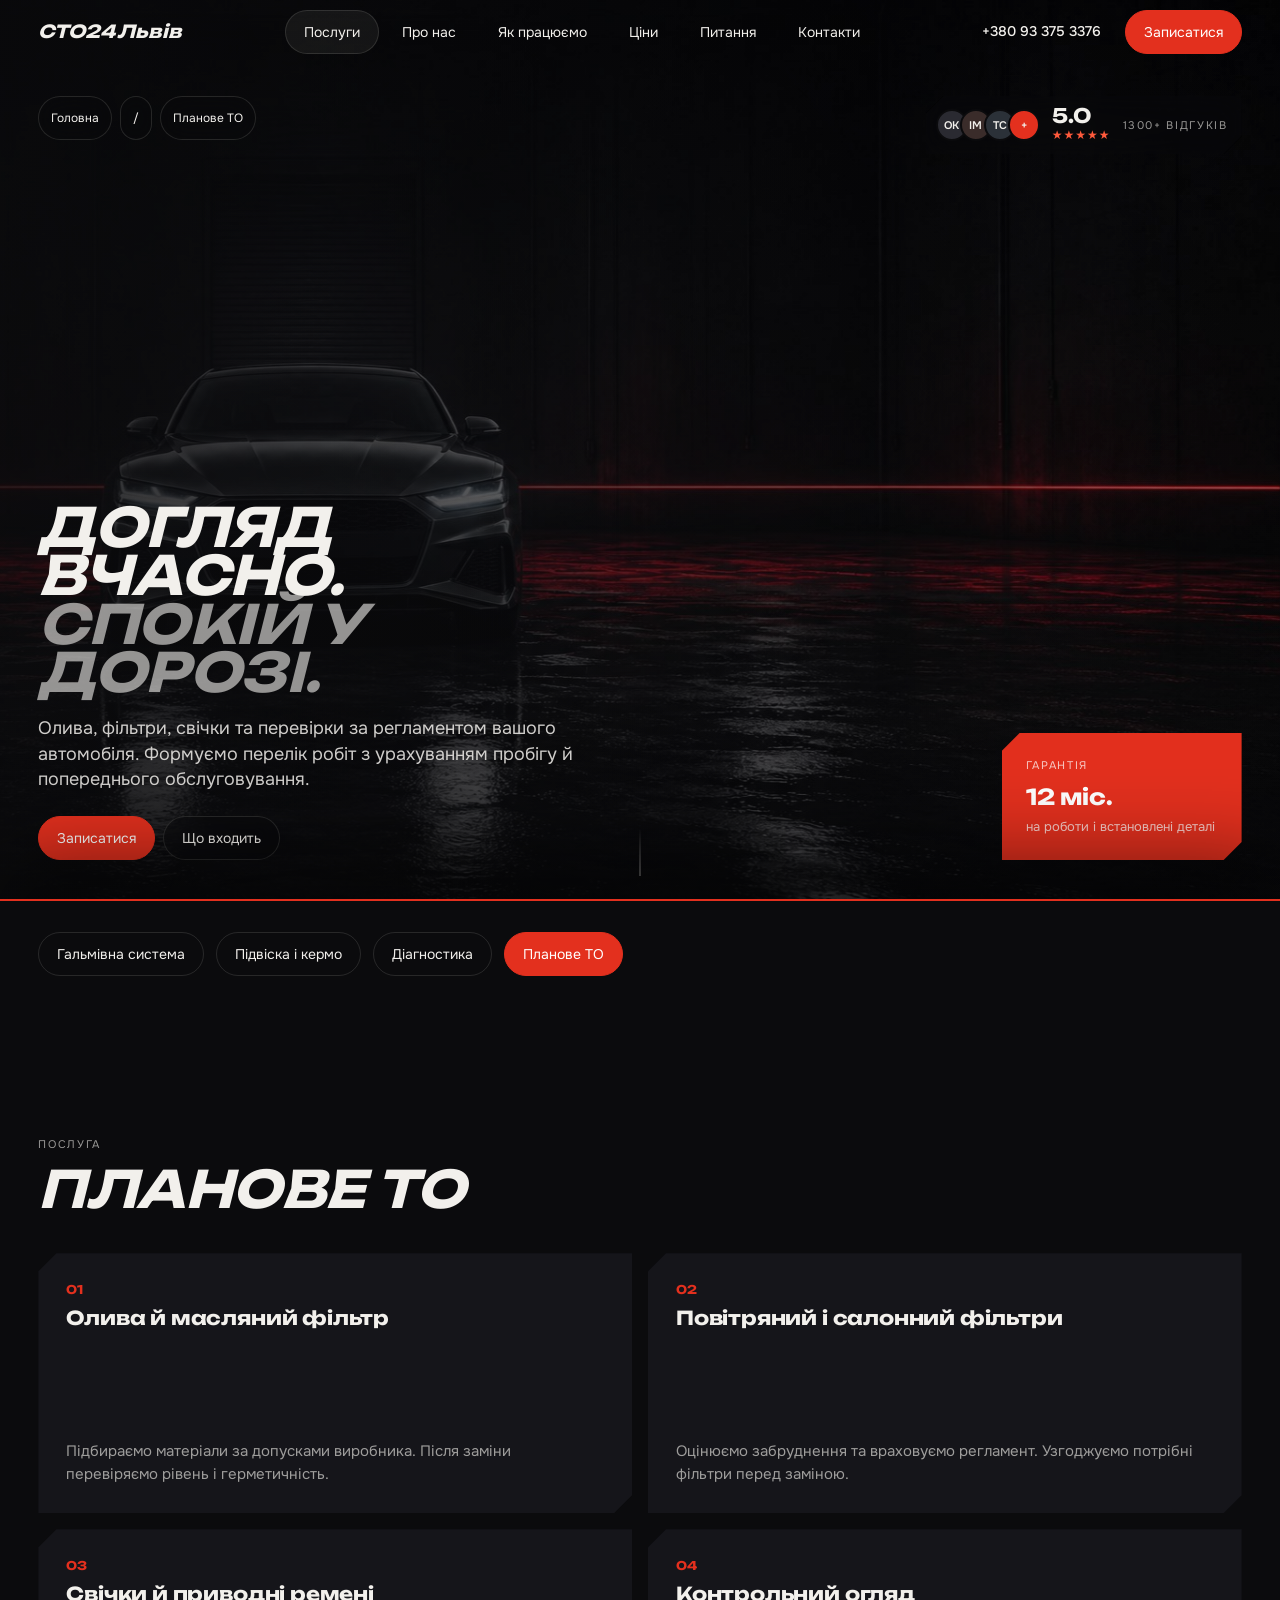
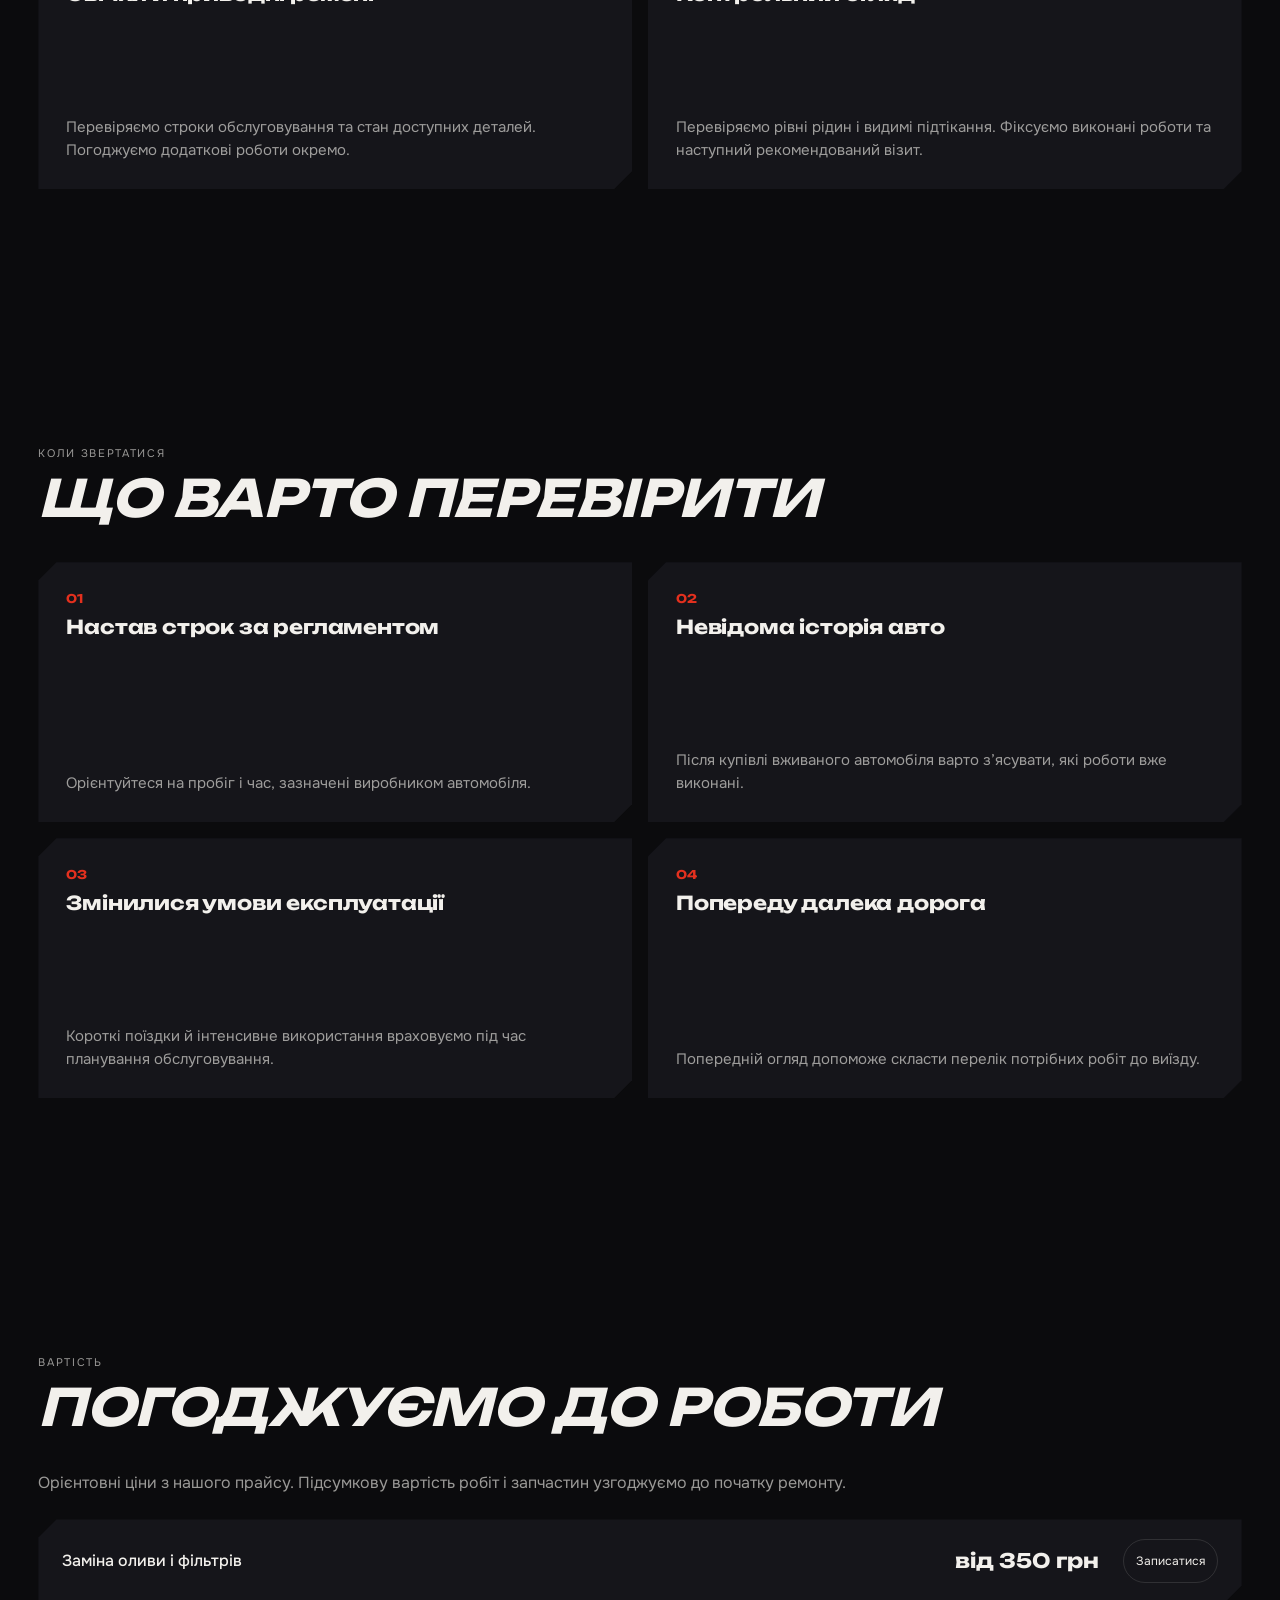
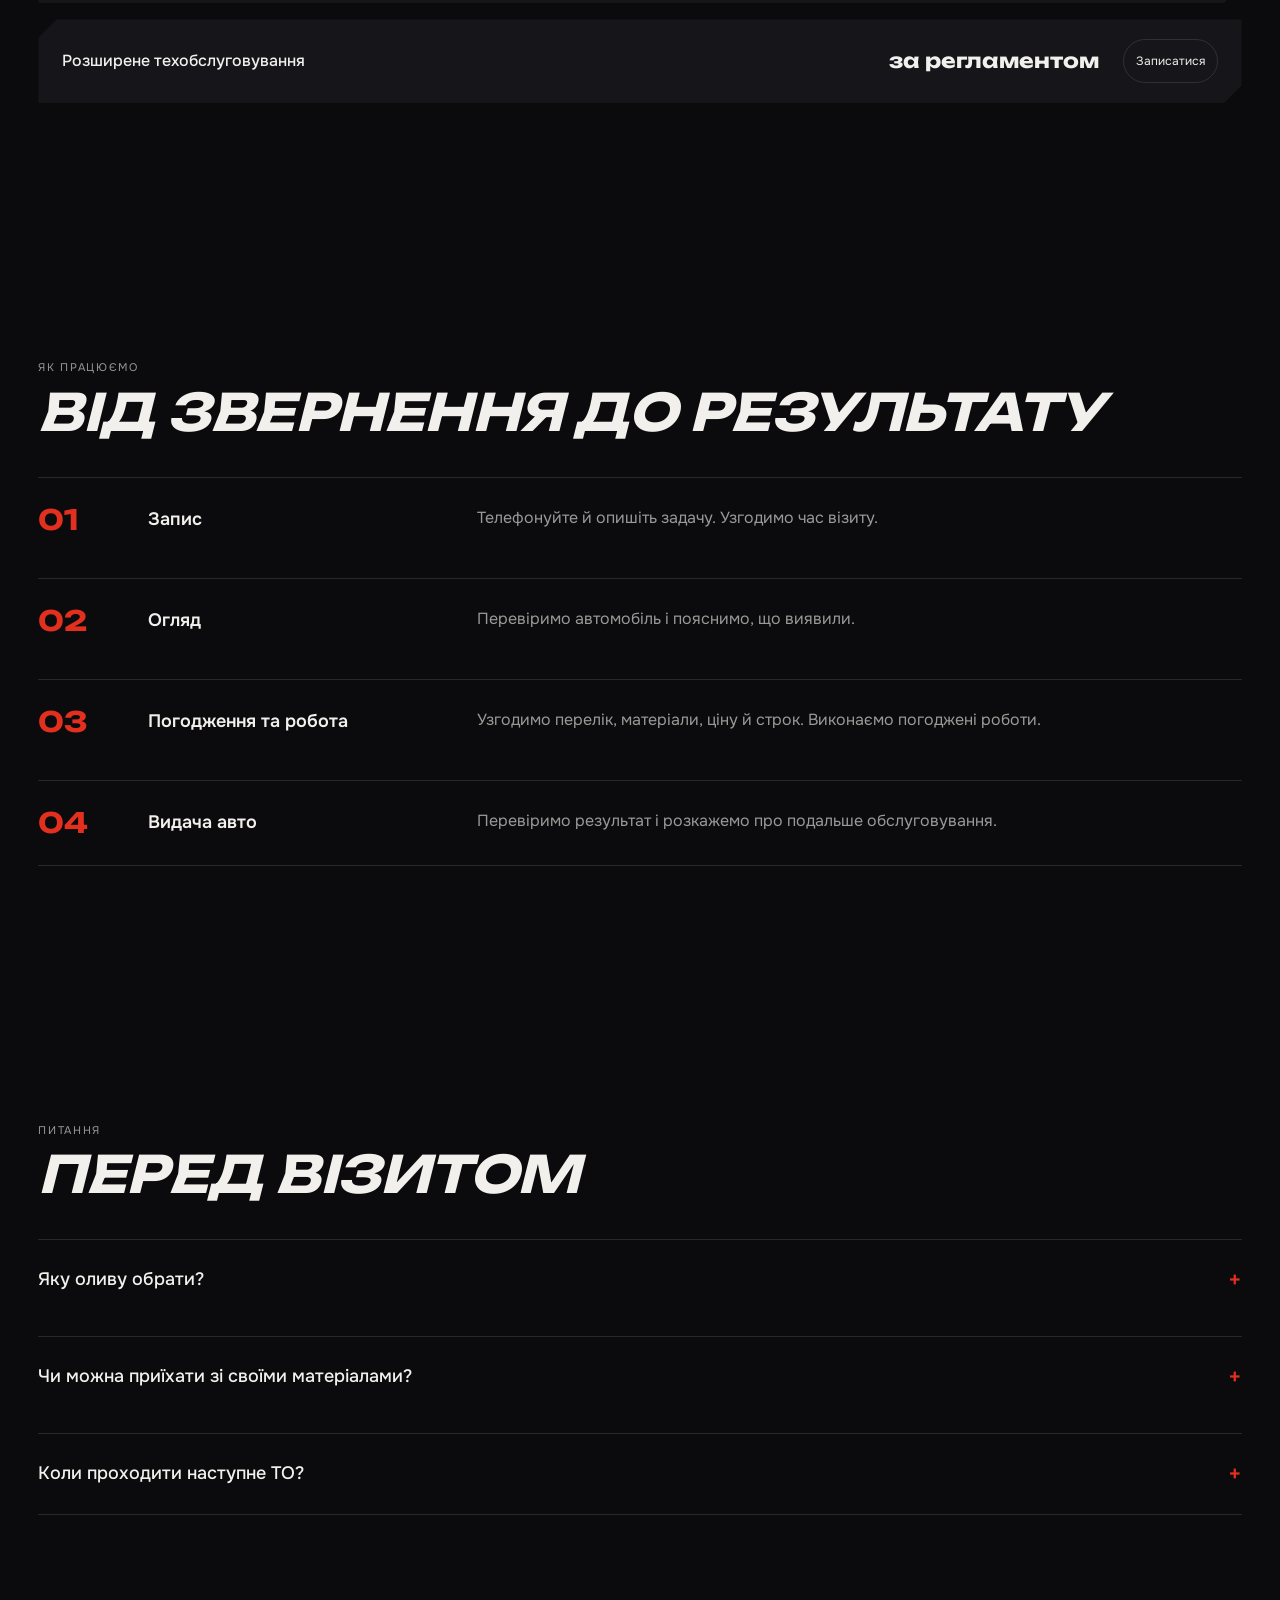
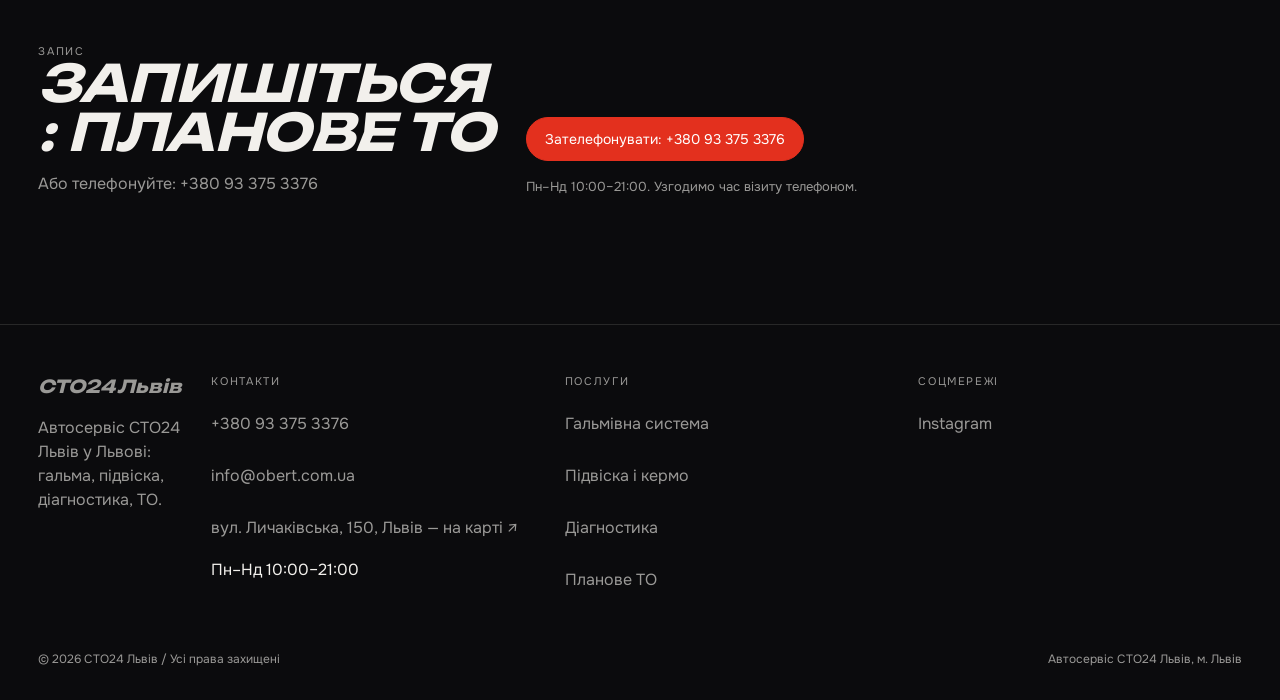
<file: maintenance.html>
<!DOCTYPE html>
<html lang="uk" data-theme="dark">
<head>
  <meta charset="UTF-8">
  <meta name="viewport" content="width=device-width, initial-scale=1">
  <title>Планове ТО / СТО24 Львів</title>
  <meta name="description" content="Олива, фільтри, свічки та перевірки за регламентом вашого автомобіля. Формуємо перелік робіт з урахуванням пробігу й попереднього обслуговування.">
    <link rel="preconnect" href="https://fonts.googleapis.com">
  <link rel="preconnect" href="https://fonts.gstatic.com" crossorigin>
  <link href="https://fonts.googleapis.com/css2?family=Onest:wght@400;500;600&family=Unbounded:wght@700&display=swap" rel="stylesheet">
  <link rel="stylesheet" href="style.css">
</head>
<body>

<div class="curtain" aria-hidden="true"><div class="curtain__mark">СТО24 Львів</div></div>

<header class="header">
  <a class="header__logo" href="index.html">СТО24 Львів</a>
  <div class="header__meta">
    <span>вул. Личаківська, 150, Львів, Львівська обл., 79010</span>
    <span>Пн–Нд 10:00–21:00</span>
  </div>
  <nav class="header__nav" id="main-nav" aria-label="Основна навігація">
    <a class="pill is-active" href="index.html#services">Послуги</a>
    <a class="pill" href="index.html#about">Про нас</a>
    <a class="pill" href="#how">Як працюємо</a>
    <a class="pill" href="#prices">Ціни</a>
    <a class="pill" href="#faq">Питання</a>
    <a class="pill" href="index.html#contacts">Контакти</a>
  </nav>
  <a class="header__phone" href="tel:+380933753376">+380 93 375 3376</a>
  <a class="pill pill--solid" href="#book">Записатися</a>
  <button class="header__burger" type="button" aria-label="Меню" aria-controls="main-nav" aria-expanded="false"></button>
</header>

<!-- Перший екран: деталь машини крупно, заголовок у бічній колонці -->
<section class="hero hero--service">
  <div class="hero__layer" data-speed="0.35">
    <img class="hero__img" src="hero-car.jpg" alt="Автомобіль перед обслуговуванням">
  </div>
  <div class="hero__layer hero__fog" data-speed="0.15"></div>

  <div class="hero__ui">
    <div class="hero__tl tags">
      <a class="pill pill--sm plate--glass" href="index.html">Головна</a>
      <span class="pill pill--sm plate--glass">/</span>
      <span class="pill pill--sm plate--glass">Планове ТО</span>
    </div>

    <div class="hero__tr">
      <div class="plate plate--glass rating">
        <div class="avatars"><span>ОК</span><span>ІМ</span><span>ТС</span><span>+</span></div>
        <div>
          <div class="rating__num">5.0</div>
          <div class="rating__stars">★★★★★</div>
        </div>
        <div class="cap">1300+ відгуків</div>
      </div>
    </div>

    <div class="hero__bl">
      <h1 class="display hero__title"><span>Догляд вчасно.</span><span class="thin">Спокій у дорозі.</span></h1>
      <p class="lead" style="color:rgba(242,240,236,.85);margin-bottom:24px">Олива, фільтри, свічки та перевірки за регламентом вашого автомобіля. Формуємо перелік робіт з урахуванням пробігу й попереднього обслуговування.</p>
      <div class="hero__actions">
        <a class="pill pill--solid" href="#book">Записатися</a>
        <a class="pill plate--glass" href="#what">Що входить</a>
      </div>
    </div>

    <div class="hero__br">
      <div class="plate plate--accent guarantee">
        <div class="cap">Гарантія</div>
        <strong>12 міс.</strong>
        <div class="muted" style="font-size:13px">на роботи і встановлені деталі</div>
      </div>
    </div>
  </div>
  <div class="hero__scroll"></div>
</section>

<main class="main"><nav class="container service-nav" aria-label="Напрями послуг"><a class="pill" href="service.html">Гальмівна система</a><a class="pill" href="suspension.html">Підвіска і кермо</a><a class="pill" href="diagnostics.html">Діагностика</a><a class="pill is-active" href="maintenance.html" aria-current="page">Планове ТО</a></nav><section class="section" id="what"><div class="container"><div class="cap reveal">Послуга</div><h2 class="h2 reveal" style="margin:12px 0 40px">Планове ТО</h2><div class="grid grid--2"><article class="card reveal"><div><div class="card__num">01</div><h3 class="h3 card__title">Олива й масляний фільтр</h3></div><p class="card__text">Підбираємо матеріали за допусками виробника. Після заміни перевіряємо рівень і герметичність.</p></article><article class="card reveal"><div><div class="card__num">02</div><h3 class="h3 card__title">Повітряний і салонний фільтри</h3></div><p class="card__text">Оцінюємо забруднення та враховуємо регламент. Узгоджуємо потрібні фільтри перед заміною.</p></article><article class="card reveal"><div><div class="card__num">03</div><h3 class="h3 card__title">Свічки й приводні ремені</h3></div><p class="card__text">Перевіряємо строки обслуговування та стан доступних деталей. Погоджуємо додаткові роботи окремо.</p></article><article class="card reveal"><div><div class="card__num">04</div><h3 class="h3 card__title">Контрольний огляд</h3></div><p class="card__text">Перевіряємо рівні рідин і видимі підтікання. Фіксуємо виконані роботи та наступний рекомендований візит.</p></article></div></div></section><section class="section" data-theme-zone="light"><div class="container"><div class="cap reveal">Коли звертатися</div><h2 class="h2 reveal" style="margin:12px 0 40px">Що варто перевірити</h2><div class="grid grid--2"><article class="card reveal"><div><div class="card__num">01</div><h3 class="h3 card__title">Настав строк за регламентом</h3></div><p class="card__text">Орієнтуйтеся на пробіг і час, зазначені виробником автомобіля.</p></article><article class="card reveal"><div><div class="card__num">02</div><h3 class="h3 card__title">Невідома історія авто</h3></div><p class="card__text">Після купівлі вживаного автомобіля варто з’ясувати, які роботи вже виконані.</p></article><article class="card reveal"><div><div class="card__num">03</div><h3 class="h3 card__title">Змінилися умови експлуатації</h3></div><p class="card__text">Короткі поїздки й інтенсивне використання враховуємо під час планування обслуговування.</p></article><article class="card reveal"><div><div class="card__num">04</div><h3 class="h3 card__title">Попереду далека дорога</h3></div><p class="card__text">Попередній огляд допоможе скласти перелік потрібних робіт до виїзду.</p></article></div></div></section><section class="section" id="prices"><div class="container"><div class="cap reveal">Вартість</div><h2 class="h2 reveal" style="margin:12px 0 40px">Погоджуємо до роботи</h2><p class="muted" style="margin-bottom:24px">Орієнтовні ціни з нашого прайсу. Підсумкову вартість робіт і запчастин узгоджуємо до початку ремонту.</p><div class="price-list"><div class="plate price reveal"><span class="price__name">Заміна оливи і фільтрів</span><span class="price__val">від 350 грн</span><a class="pill pill--sm" href="#book">Записатися</a></div><div class="plate price reveal"><span class="price__name">Розширене техобслуговування</span><span class="price__val">за регламентом</span><a class="pill pill--sm" href="#book">Записатися</a></div></div></div></section><section class="section" id="how" data-theme-zone="light"><div class="container"><div class="cap reveal">Як працюємо</div><h2 class="h2 reveal" style="margin:12px 0 40px">Від звернення до результату</h2><div class="steps"><div class="step reveal"><div class="step__num">01</div><div class="step__title">Запис</div><div class="step__text">Телефонуйте й опишіть задачу. Узгодимо час візиту.</div></div><div class="step reveal"><div class="step__num">02</div><div class="step__title">Огляд</div><div class="step__text">Перевіримо автомобіль і пояснимо, що виявили.</div></div><div class="step reveal"><div class="step__num">03</div><div class="step__title">Погодження та робота</div><div class="step__text">Узгодимо перелік, матеріали, ціну й строк. Виконаємо погоджені роботи.</div></div><div class="step reveal"><div class="step__num">04</div><div class="step__title">Видача авто</div><div class="step__text">Перевіримо результат і розкажемо про подальше обслуговування.</div></div></div></div></section><section class="section" id="faq"><div class="container"><div class="cap reveal">Питання</div><h2 class="h2 reveal" style="margin:12px 0 40px">Перед візитом</h2><div class="faq"><div class="faq__item reveal"><button type="button" class="faq__q" aria-expanded="false" aria-controls="answer-1">Яку оливу обрати?</button><div class="faq__a" id="answer-1"><p>Потрібні допуски та специфікації визначає виробник двигуна. Для підбору повідомте модель, рік і тип двигуна або VIN.</p></div></div><div class="faq__item reveal"><button type="button" class="faq__q" aria-expanded="false" aria-controls="answer-2">Чи можна приїхати зі своїми матеріалами?</button><div class="faq__a" id="answer-2"><p>Так. Перед роботою перевіримо відповідність матеріалів автомобілю та погодимо перелік робіт.</p></div></div><div class="faq__item reveal"><button type="button" class="faq__q" aria-expanded="false" aria-controls="answer-3">Коли проходити наступне ТО?</button><div class="faq__a" id="answer-3"><p>Строк визначаємо за регламентом, пробігом та умовами експлуатації. Рекомендацію надамо після обслуговування.</p></div></div></div></div></section>  <!-- Запис -->
  <section class="section" id="book" style="padding-top:0">
    <div class="container cta">
      <div>
        <div class="cap reveal">Запис</div>
        <h2 class="h2 reveal">Запишіться: планове то</h2>
        <p class="muted reveal" style="margin-top:16px">Або телефонуйте: <a href="tel:+380933753376">+380 93 375 3376</a></p>
      </div>
      <div class="reveal"><a class="pill pill--solid" href="tel:+380933753376">Зателефонувати: +380 93 375 3376</a><p class="cta__note" style="margin-top:16px">Пн–Нд 10:00–21:00. Узгодимо час візиту телефоном.</p></div>
    </div>
  </section>

  <footer class="footer" id="contacts">
    <div class="container">
      <div class="footer__grid">
        <div class="footer__col">
          <a class="header__logo" href="index.html">СТО24 Львів</a>
          <p class="muted" style="margin-top:16px;max-width:30ch">Автосервіс СТО24 Львів у Львові: гальма, підвіска, діагностика, ТО.</p>
        </div>
        <div class="footer__col">
          <div class="cap" style="margin-bottom:12px">Контакти</div>
          <ul>
            <li><a href="tel:+380933753376">+380 93 375 3376</a></li>
            <li><a href="mailto:info@obert.com.ua">info@obert.com.ua</a></li>
            <li><a href="https://www.google.com/maps/search/?api=1&amp;query=Львів+Личаківська+150" target="_blank" rel="noopener">вул. Личаківська, 150, Львів — на карті ↗</a></li>
            <li>Пн–Нд 10:00–21:00</li>
          </ul>
        </div>
        <div class="footer__col">
          <div class="cap" style="margin-bottom:12px">Послуги</div>
          <ul>
            <li><a href="service.html">Гальмівна система</a></li>
            <li><a href="suspension.html">Підвіска і кермо</a></li>
            <li><a href="diagnostics.html">Діагностика</a></li>
            <li><a href="maintenance.html">Планове ТО</a></li>
          </ul>
        </div>
        <div class="footer__col">
          <div class="cap" style="margin-bottom:12px">Соцмережі</div>
          <ul>
            <li><a href="https://www.instagram.com/sto24_lviv/" target="_blank" rel="noopener">Instagram</a></li>
          </ul>
        </div>
      </div>
      <div class="footer__bottom">
        <span>© 2026 СТО24 Львів / Усі права захищені</span>
        <span>Автосервіс СТО24 Львів, м. Львів</span>
      </div>
    </div>
  </footer>
</main>

<script src="main.js"></script>
</body>
</html>
</file>
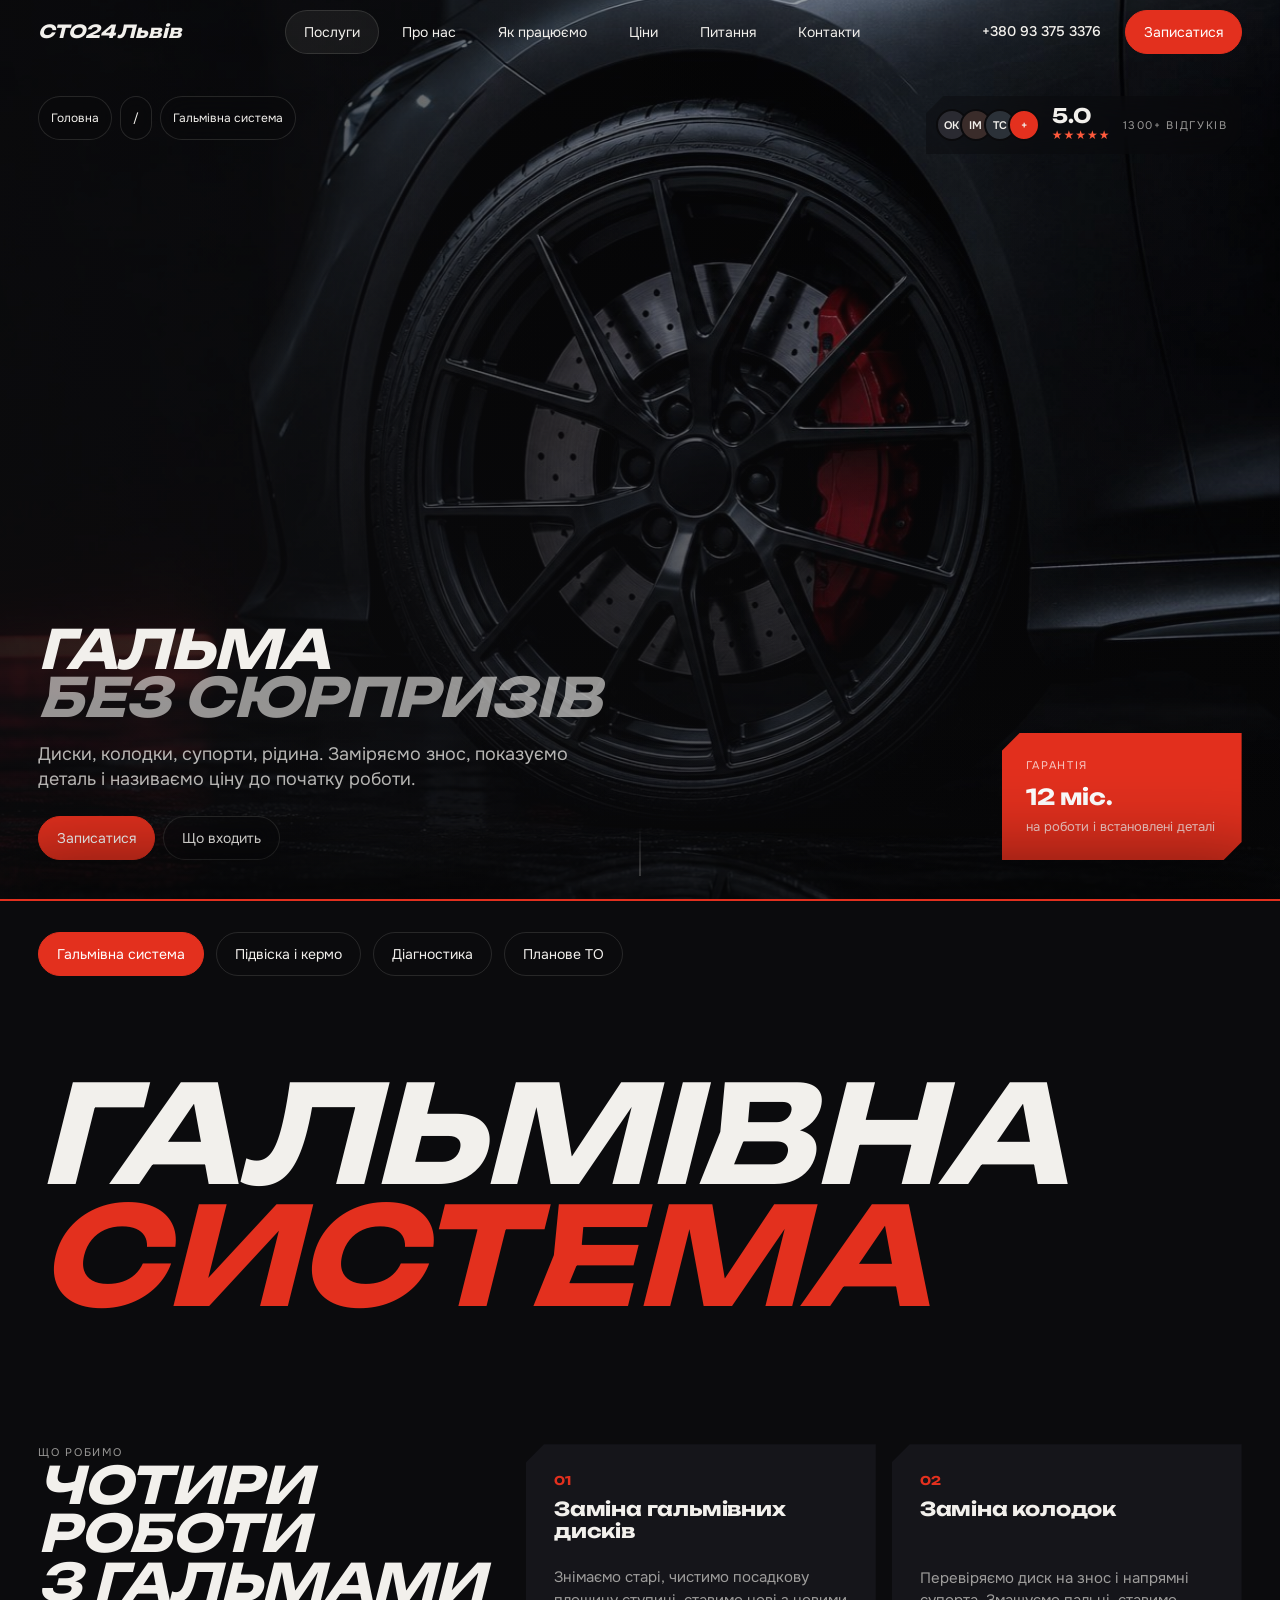
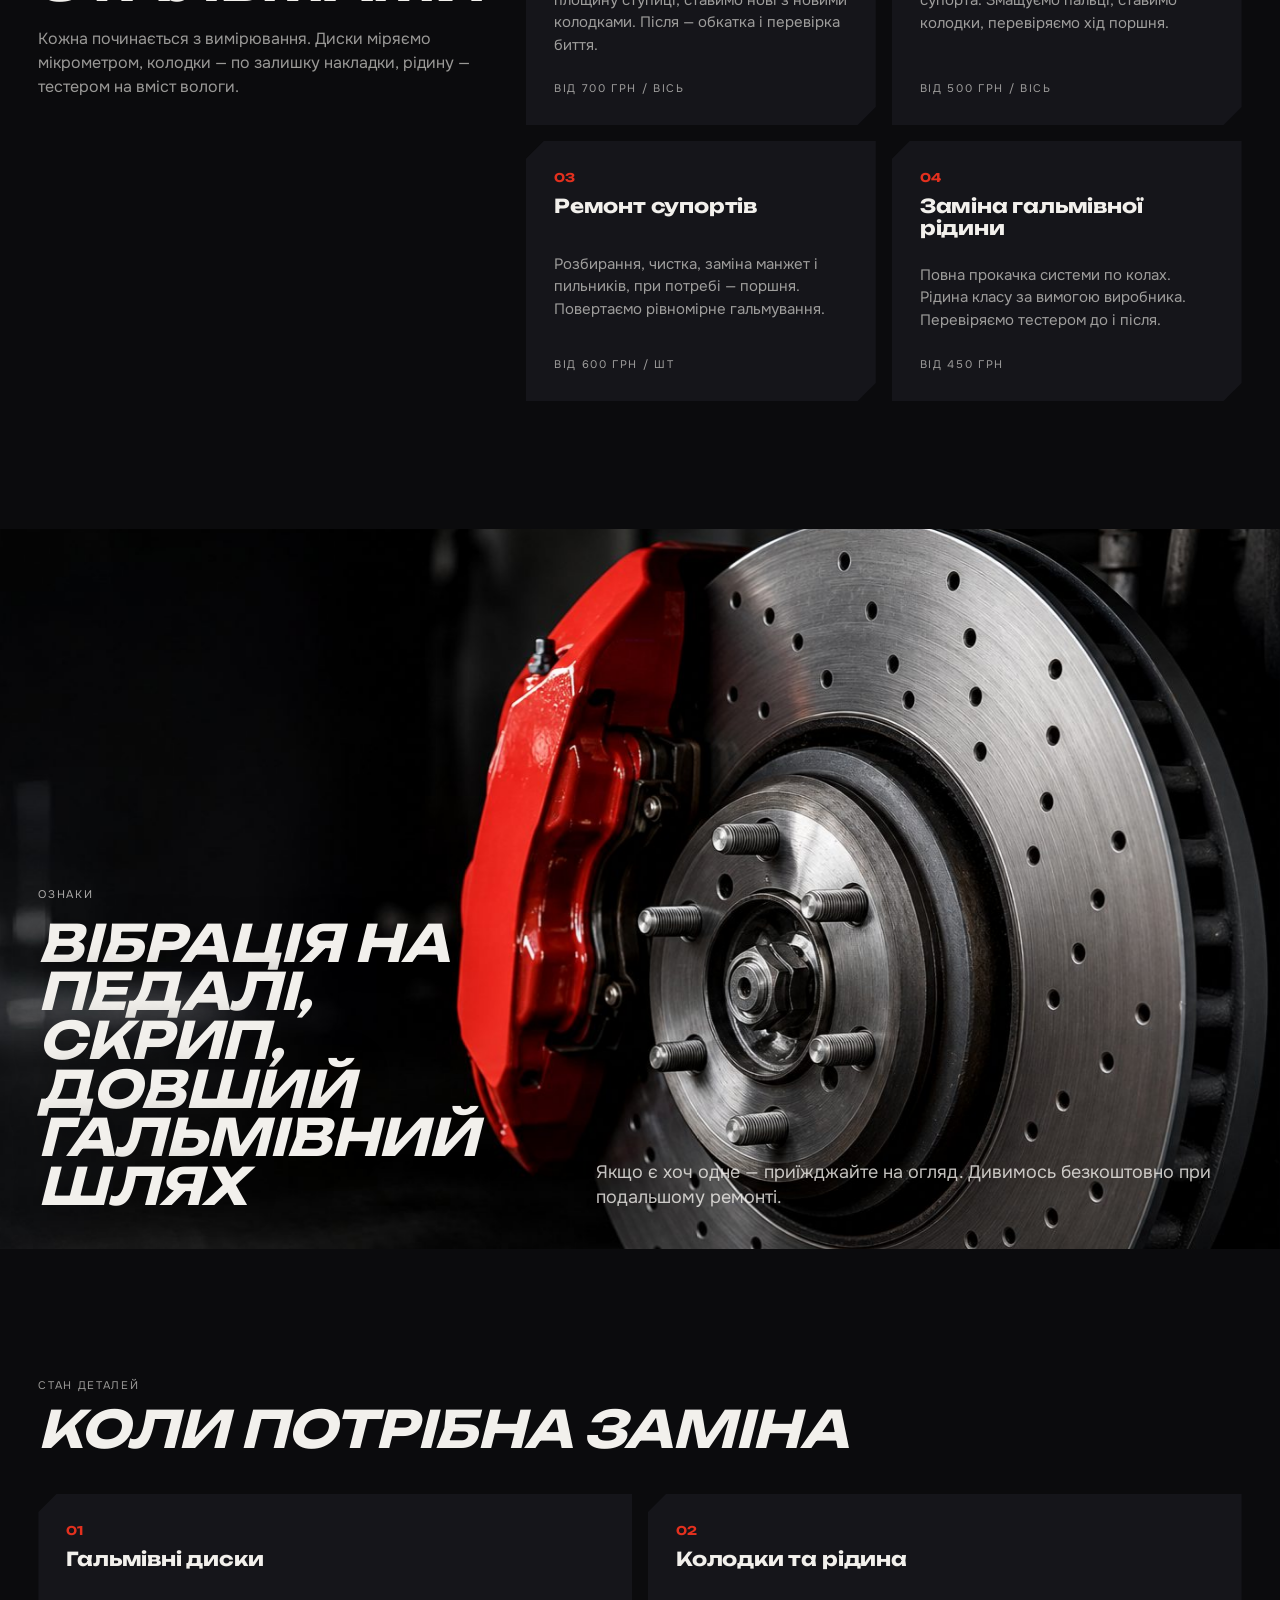
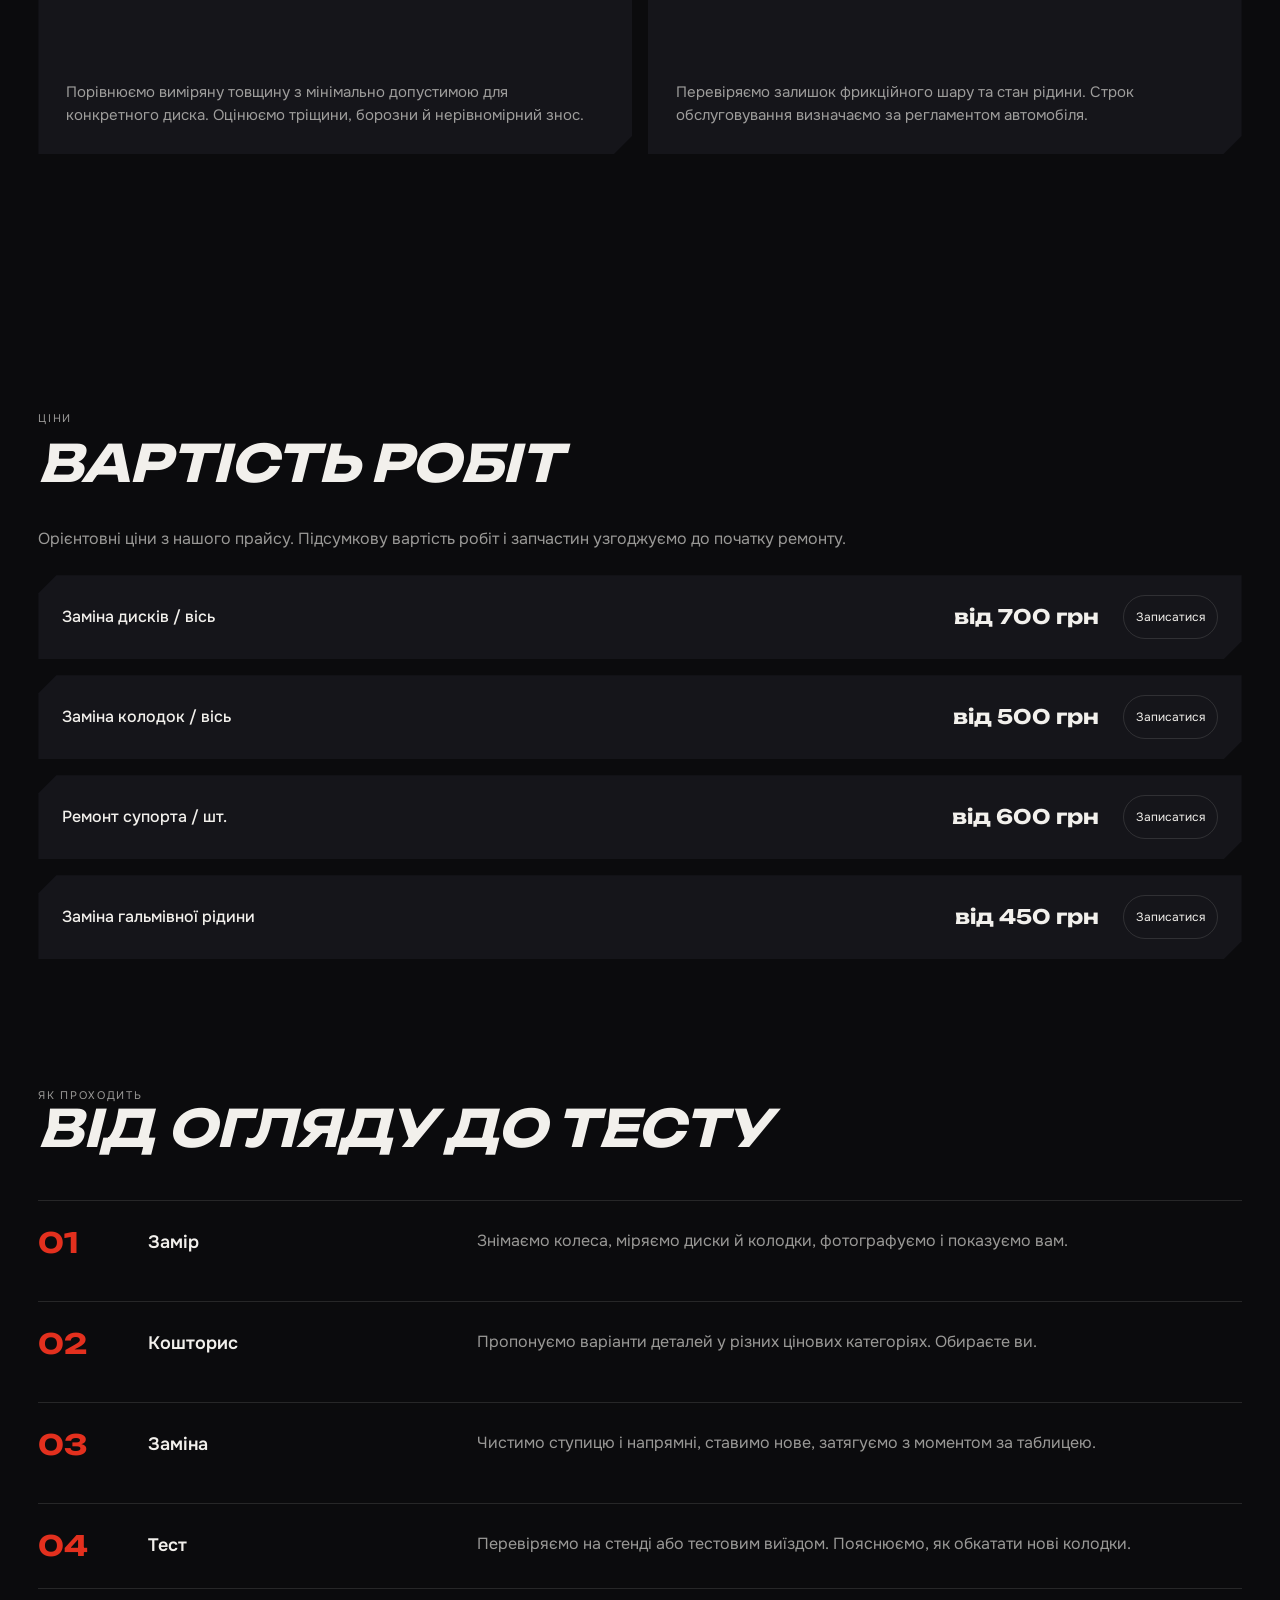
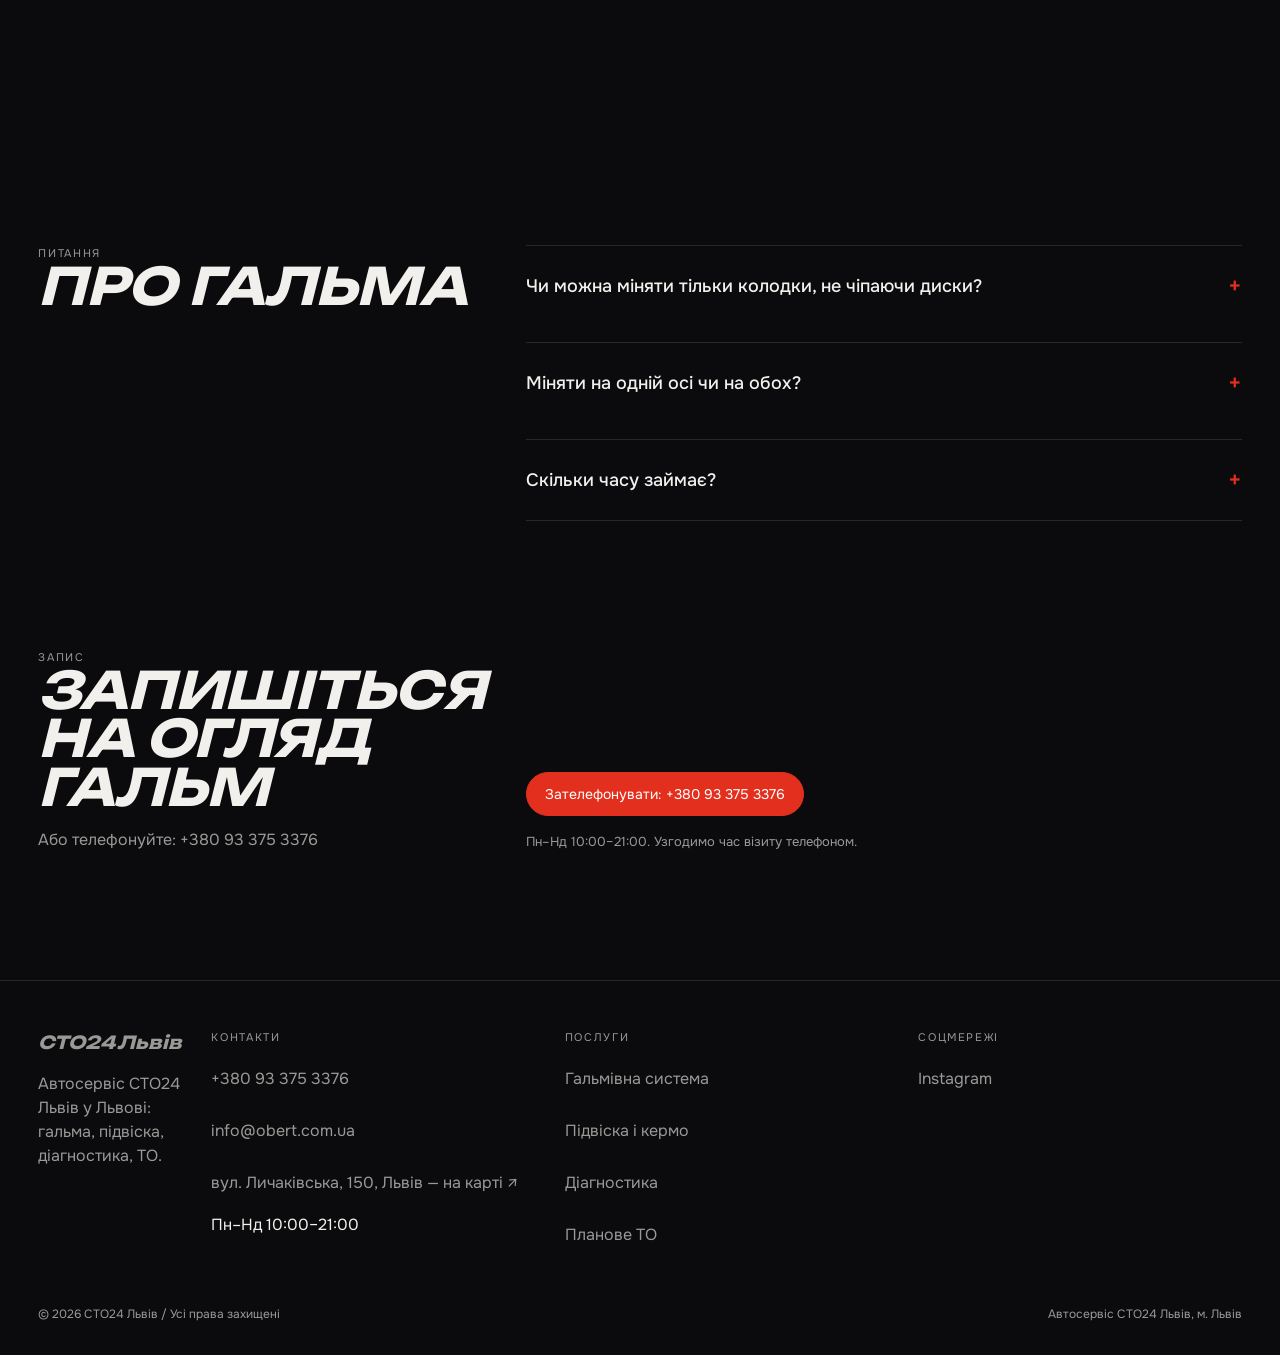
<file: service.html>
<!DOCTYPE html>
<html lang="uk" data-theme="dark">
<head>
  <meta charset="UTF-8">
  <meta name="viewport" content="width=device-width, initial-scale=1">
  <title>Гальмівна система / СТО24 Львів</title>
  <meta name="description" content="Заміна гальмівних дисків і колодок, ремонт супортів, заміна гальмівної рідини. Автосервіс СТО24 Львів, Львів.">
    <link rel="preconnect" href="https://fonts.googleapis.com">
  <link rel="preconnect" href="https://fonts.gstatic.com" crossorigin>
  <link href="https://fonts.googleapis.com/css2?family=Onest:wght@400;500;600&family=Unbounded:wght@700&display=swap" rel="stylesheet">
  <link rel="stylesheet" href="style.css">
</head>
<body>

<div class="curtain" aria-hidden="true"><div class="curtain__mark">СТО24 Львів</div></div>

<header class="header">
  <a class="header__logo" href="index.html">СТО24 Львів</a>
  <div class="header__meta">
    <span>вул. Личаківська, 150, Львів, Львівська обл., 79010</span>
    <span>Пн–Нд 10:00–21:00</span>
  </div>
  <nav class="header__nav" id="main-nav" aria-label="Основна навігація">
    <a class="pill is-active" href="index.html#services">Послуги</a>
    <a class="pill" href="index.html#about">Про нас</a>
    <a class="pill" href="#how">Як працюємо</a>
    <a class="pill" href="#prices">Ціни</a>
    <a class="pill" href="#faq">Питання</a>
    <a class="pill" href="index.html#contacts">Контакти</a>
  </nav>
  <a class="header__phone" href="tel:+380933753376">+380 93 375 3376</a>
  <a class="pill pill--solid" href="#book">Записатися</a>
  <button class="header__burger" type="button" aria-label="Меню" aria-controls="main-nav" aria-expanded="false"></button>
</header>

<!-- Перший екран: деталь машини крупно, заголовок у бічній колонці -->
<section class="hero hero--service">
  <div class="hero__layer" data-speed="0.35">
    <img class="hero__img" src="wheel.jpg" alt="Колесо і гальмівний супорт крупним планом">
  </div>
  <div class="hero__layer hero__fog" data-speed="0.15"></div>

  <div class="hero__ui">
    <div class="hero__tl tags">
      <a class="pill pill--sm plate--glass" href="index.html">Головна</a>
      <span class="pill pill--sm plate--glass">/</span>
      <span class="pill pill--sm plate--glass">Гальмівна система</span>
    </div>

    <div class="hero__tr">
      <div class="plate plate--glass rating">
        <div class="avatars"><span>ОК</span><span>ІМ</span><span>ТС</span><span>+</span></div>
        <div>
          <div class="rating__num">5.0</div>
          <div class="rating__stars">★★★★★</div>
        </div>
        <div class="cap">1300+ відгуків</div>
      </div>
    </div>

    <div class="hero__bl">
      <h1 class="display hero__title">
        <span>Гальма</span>
        <span class="thin">без сюрпризів</span>
      </h1>
      <p class="lead" style="color:rgba(242,240,236,.75);margin-bottom:24px">Диски, колодки, супорти, рідина. Заміряємо знос, показуємо деталь і називаємо ціну до початку роботи.</p>
      <div class="hero__actions">
        <a class="pill pill--solid" href="#book">Записатися</a>
        <a class="pill plate--glass" href="#what">Що входить</a>
      </div>
    </div>

    <div class="hero__br">
      <div class="plate plate--accent guarantee">
        <div class="cap">Гарантія</div>
        <strong>12 міс.</strong>
        <div class="muted" style="font-size:13px">на роботи і встановлені деталі</div>
      </div>
    </div>
  </div>
  <div class="hero__scroll"></div>
</section>

<main class="main"><nav class="container service-nav" aria-label="Напрями послуг"><a class="pill is-active" href="service.html" aria-current="page">Гальмівна система</a><a class="pill" href="suspension.html">Підвіска і кермо</a><a class="pill" href="diagnostics.html">Діагностика</a><a class="pill" href="maintenance.html">Планове ТО</a></nav>

  <div class="marquee-title">
    <div class="display display--full">Гальмівна <em>система</em></div>
  </div>

  <!-- Що входить -->
  <section class="section" id="what">
    <div class="container split">
      <div class="split__head">
        <div class="cap reveal">Що робимо</div>
        <h2 class="h2 reveal">Чотири роботи<br>з гальмами</h2>
        <p class="muted reveal">Кожна починається з вимірювання. Диски міряємо мікрометром, колодки — по залишку накладки, рідину — тестером на вміст вологи.</p>
      </div>
      <div class="split__body">
        <div class="grid grid--2">
          <article class="card reveal">
            <div><div class="card__num">01</div><h3 class="h3 card__title">Заміна гальмівних дисків</h3></div>
            <p class="card__text">Знімаємо старі, чистимо посадкову площину ступиці, ставимо нові з новими колодками. Після — обкатка і перевірка биття.</p>
            <div class="card__foot"><span class="cap">від 700 грн / вісь</span></div>
          </article>
          <article class="card reveal">
            <div><div class="card__num">02</div><h3 class="h3 card__title">Заміна колодок</h3></div>
            <p class="card__text">Перевіряємо диск на знос і напрямні супорта. Змащуємо пальці, ставимо колодки, перевіряємо хід поршня.</p>
            <div class="card__foot"><span class="cap">від 500 грн / вісь</span></div>
          </article>
          <article class="card reveal">
            <div><div class="card__num">03</div><h3 class="h3 card__title">Ремонт супортів</h3></div>
            <p class="card__text">Розбирання, чистка, заміна манжет і пильників, при потребі — поршня. Повертаємо рівномірне гальмування.</p>
            <div class="card__foot"><span class="cap">від 600 грн / шт</span></div>
          </article>
          <article class="card reveal">
            <div><div class="card__num">04</div><h3 class="h3 card__title">Заміна гальмівної рідини</h3></div>
            <p class="card__text">Повна прокачка системи по колах. Рідина класу за вимогою виробника. Перевіряємо тестером до і після.</p>
            <div class="card__foot"><span class="cap">від 450 грн</span></div>
          </article>
        </div>
      </div>
    </div>
  </section>

  <!-- Деталь крупно -->
  <section class="frame">
    <div class="frame__img-wrap"><img class="frame__img" src="brake-disc.jpg" alt="Новий вентильований гальмівний диск і супорт"></div>
    <div class="frame__content">
      <div>
        <div class="cap" style="color:rgba(242,240,236,.7);margin-bottom:16px">Ознаки</div>
        <h2 class="h2">Вібрація на педалі, скрип, довший гальмівний шлях</h2>
      </div>
      <p class="lead" style="color:rgba(242,240,236,.8)">Якщо є хоч одне — приїжджайте на огляд. Дивимось безкоштовно при подальшому ремонті.</p>
    </div>
  </section>

<section class="section" data-theme-zone="light"><div class="container"><div class="cap reveal">Стан деталей</div><h2 class="h2 reveal" style="margin:12px 0 40px">Коли потрібна заміна</h2><div class="grid grid--2"><article class="card reveal"><div><div class="card__num">01</div><h3 class="h3 card__title">Гальмівні диски</h3></div><p class="card__text">Порівнюємо виміряну товщину з мінімально допустимою для конкретного диска. Оцінюємо тріщини, борозни й нерівномірний знос.</p></article><article class="card reveal"><div><div class="card__num">02</div><h3 class="h3 card__title">Колодки та рідина</h3></div><p class="card__text">Перевіряємо залишок фрикційного шару та стан рідини. Строк обслуговування визначаємо за регламентом автомобіля.</p></article></div></div></section><section class="section" id="prices"><div class="container"><div class="cap reveal">Ціни</div><h2 class="h2 reveal" style="margin:12px 0 40px">Вартість робіт</h2><p class="muted" style="margin-bottom:24px">Орієнтовні ціни з нашого прайсу. Підсумкову вартість робіт і запчастин узгоджуємо до початку ремонту.</p><div class="price-list"><div class="plate price reveal"><span class="price__name">Заміна дисків / вісь</span><span class="price__val">від 700 грн</span><a class="pill pill--sm" href="#book">Записатися</a></div><div class="plate price reveal"><span class="price__name">Заміна колодок / вісь</span><span class="price__val">від 500 грн</span><a class="pill pill--sm" href="#book">Записатися</a></div><div class="plate price reveal"><span class="price__name">Ремонт супорта / шт.</span><span class="price__val">від 600 грн</span><a class="pill pill--sm" href="#book">Записатися</a></div><div class="plate price reveal"><span class="price__name">Заміна гальмівної рідини</span><span class="price__val">від 450 грн</span><a class="pill pill--sm" href="#book">Записатися</a></div></div></div></section>  <!-- Як проходить -->
  <section class="section" data-theme-zone="light" id="how" style="padding-top:0">
    <div class="container">
      <div class="cap reveal">Як проходить</div>
      <h2 class="h2 reveal" style="margin-bottom:48px">Від огляду до тесту</h2>
      <div class="steps">
        <div class="step reveal"><div class="step__num">01</div><div class="step__title">Замір</div><div class="step__text">Знімаємо колеса, міряємо диски й колодки, фотографуємо і показуємо вам.</div></div>
        <div class="step reveal"><div class="step__num">02</div><div class="step__title">Кошторис</div><div class="step__text">Пропонуємо варіанти деталей у різних цінових категоріях. Обираєте ви.</div></div>
        <div class="step reveal"><div class="step__num">03</div><div class="step__title">Заміна</div><div class="step__text">Чистимо ступицю і напрямні, ставимо нове, затягуємо з моментом за таблицею.</div></div>
        <div class="step reveal"><div class="step__num">04</div><div class="step__title">Тест</div><div class="step__text">Перевіряємо на стенді або тестовим виїздом. Пояснюємо, як обкатати нові колодки.</div></div>
      </div>
    </div>
  </section>

  <!-- Питання -->
  <section class="section" id="faq">
    <div class="container split">
      <div class="split__head">
        <div class="cap reveal">Питання</div>
        <h2 class="h2 reveal">Про гальма</h2>
      </div>
      <div class="split__body">
        <div class="faq">
          <div class="faq__item reveal"><button type="button" class="faq__q" aria-expanded="false" aria-controls="answer-1">Чи можна міняти тільки колодки, не чіпаючи диски?</button><div class="faq__a" id="answer-1"><p>Якщо диск у межах норми і без глибоких борозен — так. Якщо ні, скажемо чому і покажемо замір.</p></div></div>
          <div class="faq__item reveal"><button type="button" class="faq__q" aria-expanded="false" aria-controls="answer-2">Міняти на одній осі чи на обох?</button><div class="faq__a" id="answer-2"><p>Колодки і диски завжди міняються парою на одній осі. Обидві осі одночасно — лише якщо знос показує потребу.</p></div></div>
          <div class="faq__item reveal"><button type="button" class="faq__q" aria-expanded="false" aria-controls="answer-3">Скільки часу займає?</button><div class="faq__a" id="answer-3"><p>Залежить від моделі та обсягу робіт. Типовий час — 1–2 години на вісь. Точний строк назвемо при записі.</p></div></div>
        </div>
      </div>
    </div>
  </section>

  <!-- Запис -->
  <section class="section" id="book" style="padding-top:0">
    <div class="container cta">
      <div>
        <div class="cap reveal">Запис</div>
        <h2 class="h2 reveal">Запишіться на огляд гальм</h2>
        <p class="muted reveal" style="margin-top:16px">Або телефонуйте: <a href="tel:+380933753376">+380 93 375 3376</a></p>
      </div>
      <div class="reveal"><a class="pill pill--solid" href="tel:+380933753376">Зателефонувати: +380 93 375 3376</a><p class="cta__note" style="margin-top:16px">Пн–Нд 10:00–21:00. Узгодимо час візиту телефоном.</p></div>
    </div>
  </section>

  <footer class="footer" id="contacts">
    <div class="container">
      <div class="footer__grid">
        <div class="footer__col">
          <a class="header__logo" href="index.html">СТО24 Львів</a>
          <p class="muted" style="margin-top:16px;max-width:30ch">Автосервіс СТО24 Львів у Львові: гальма, підвіска, діагностика, ТО.</p>
        </div>
        <div class="footer__col">
          <div class="cap" style="margin-bottom:12px">Контакти</div>
          <ul>
            <li><a href="tel:+380933753376">+380 93 375 3376</a></li>
            <li><a href="mailto:info@obert.com.ua">info@obert.com.ua</a></li>
            <li><a href="https://www.google.com/maps/search/?api=1&amp;query=Львів+Личаківська+150" target="_blank" rel="noopener">вул. Личаківська, 150, Львів — на карті ↗</a></li>
            <li>Пн–Нд 10:00–21:00</li>
          </ul>
        </div>
        <div class="footer__col">
          <div class="cap" style="margin-bottom:12px">Послуги</div>
          <ul>
            <li><a href="service.html">Гальмівна система</a></li>
            <li><a href="suspension.html">Підвіска і кермо</a></li>
            <li><a href="diagnostics.html">Діагностика</a></li>
            <li><a href="maintenance.html">Планове ТО</a></li>
          </ul>
        </div>
        <div class="footer__col">
          <div class="cap" style="margin-bottom:12px">Соцмережі</div>
          <ul>
            <li><a href="https://www.instagram.com/sto24_lviv/" target="_blank" rel="noopener">Instagram</a></li>
          </ul>
        </div>
      </div>
      <div class="footer__bottom">
        <span>© 2026 СТО24 Львів / Усі права захищені</span>
        <span>Автосервіс СТО24 Львів, м. Львів</span>
      </div>
    </div>
  </footer>
</main>

<script src="main.js"></script>
</body>
</html>
</file>
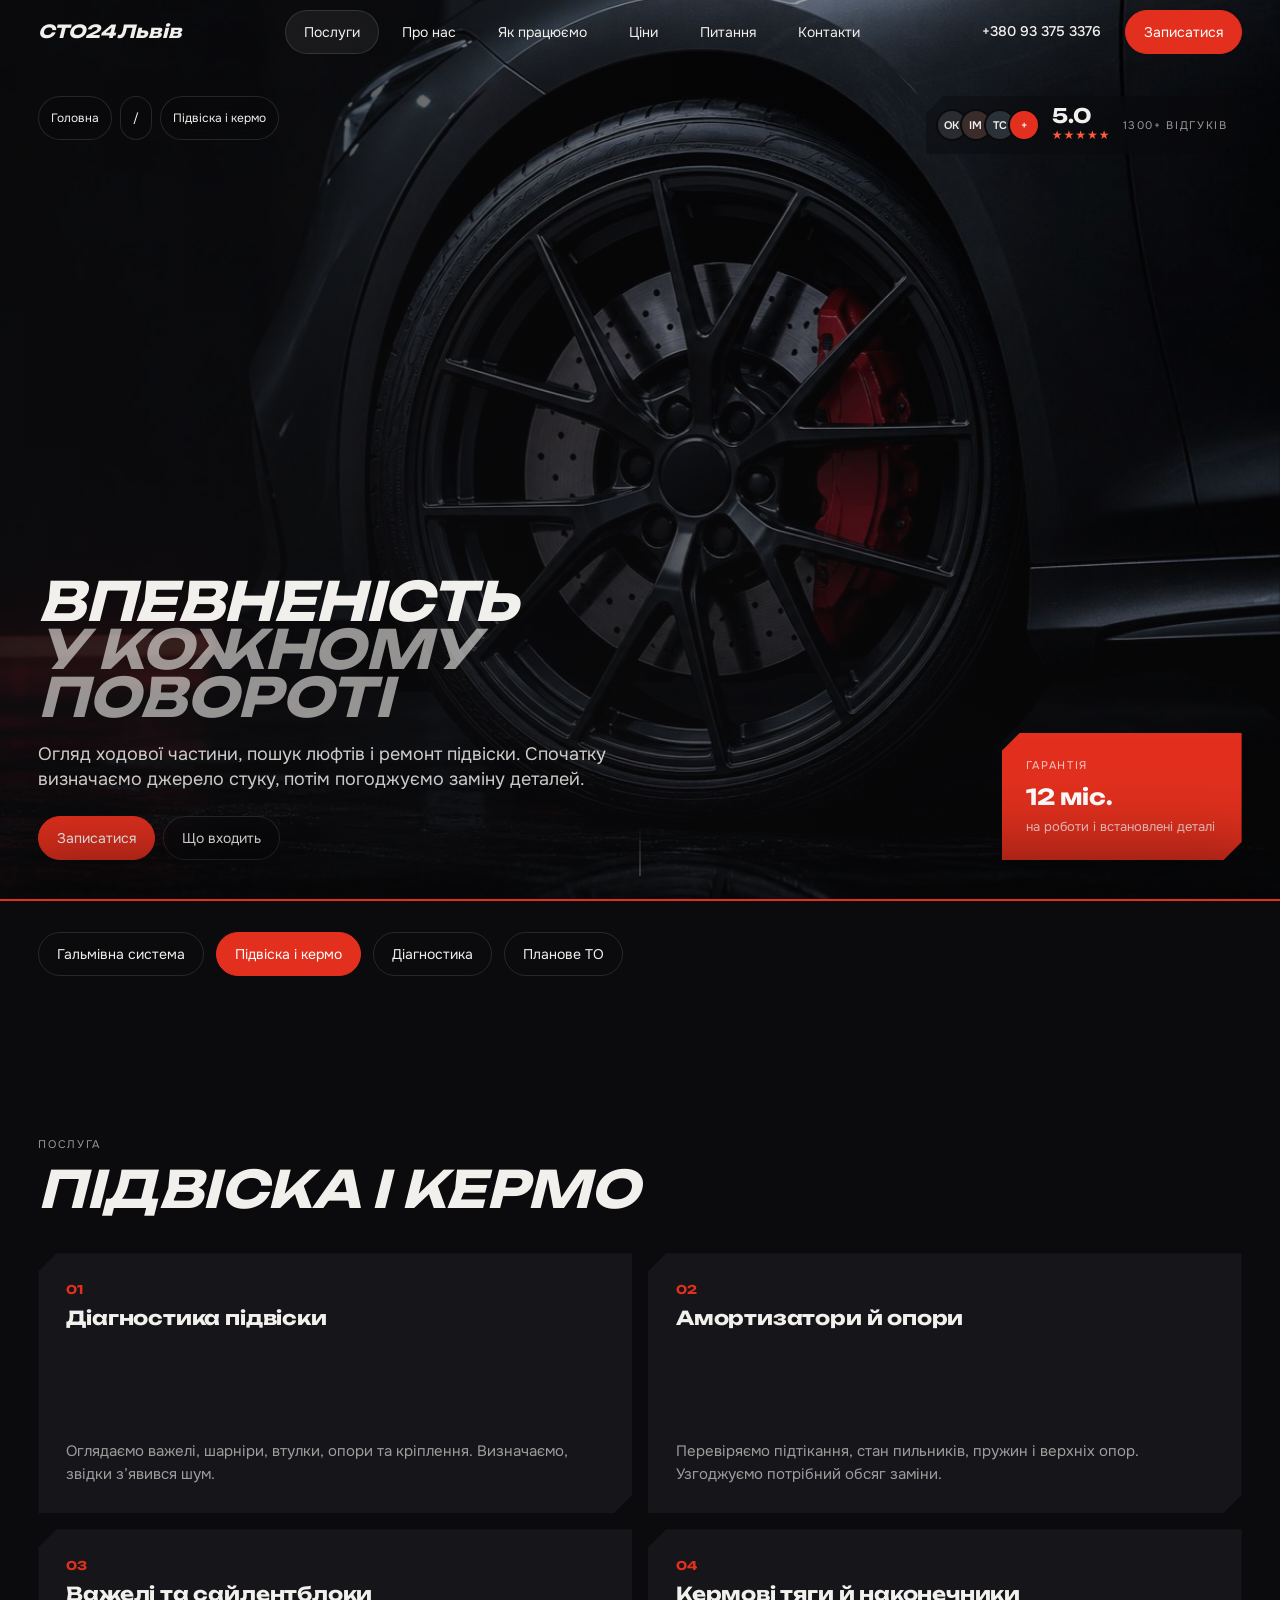
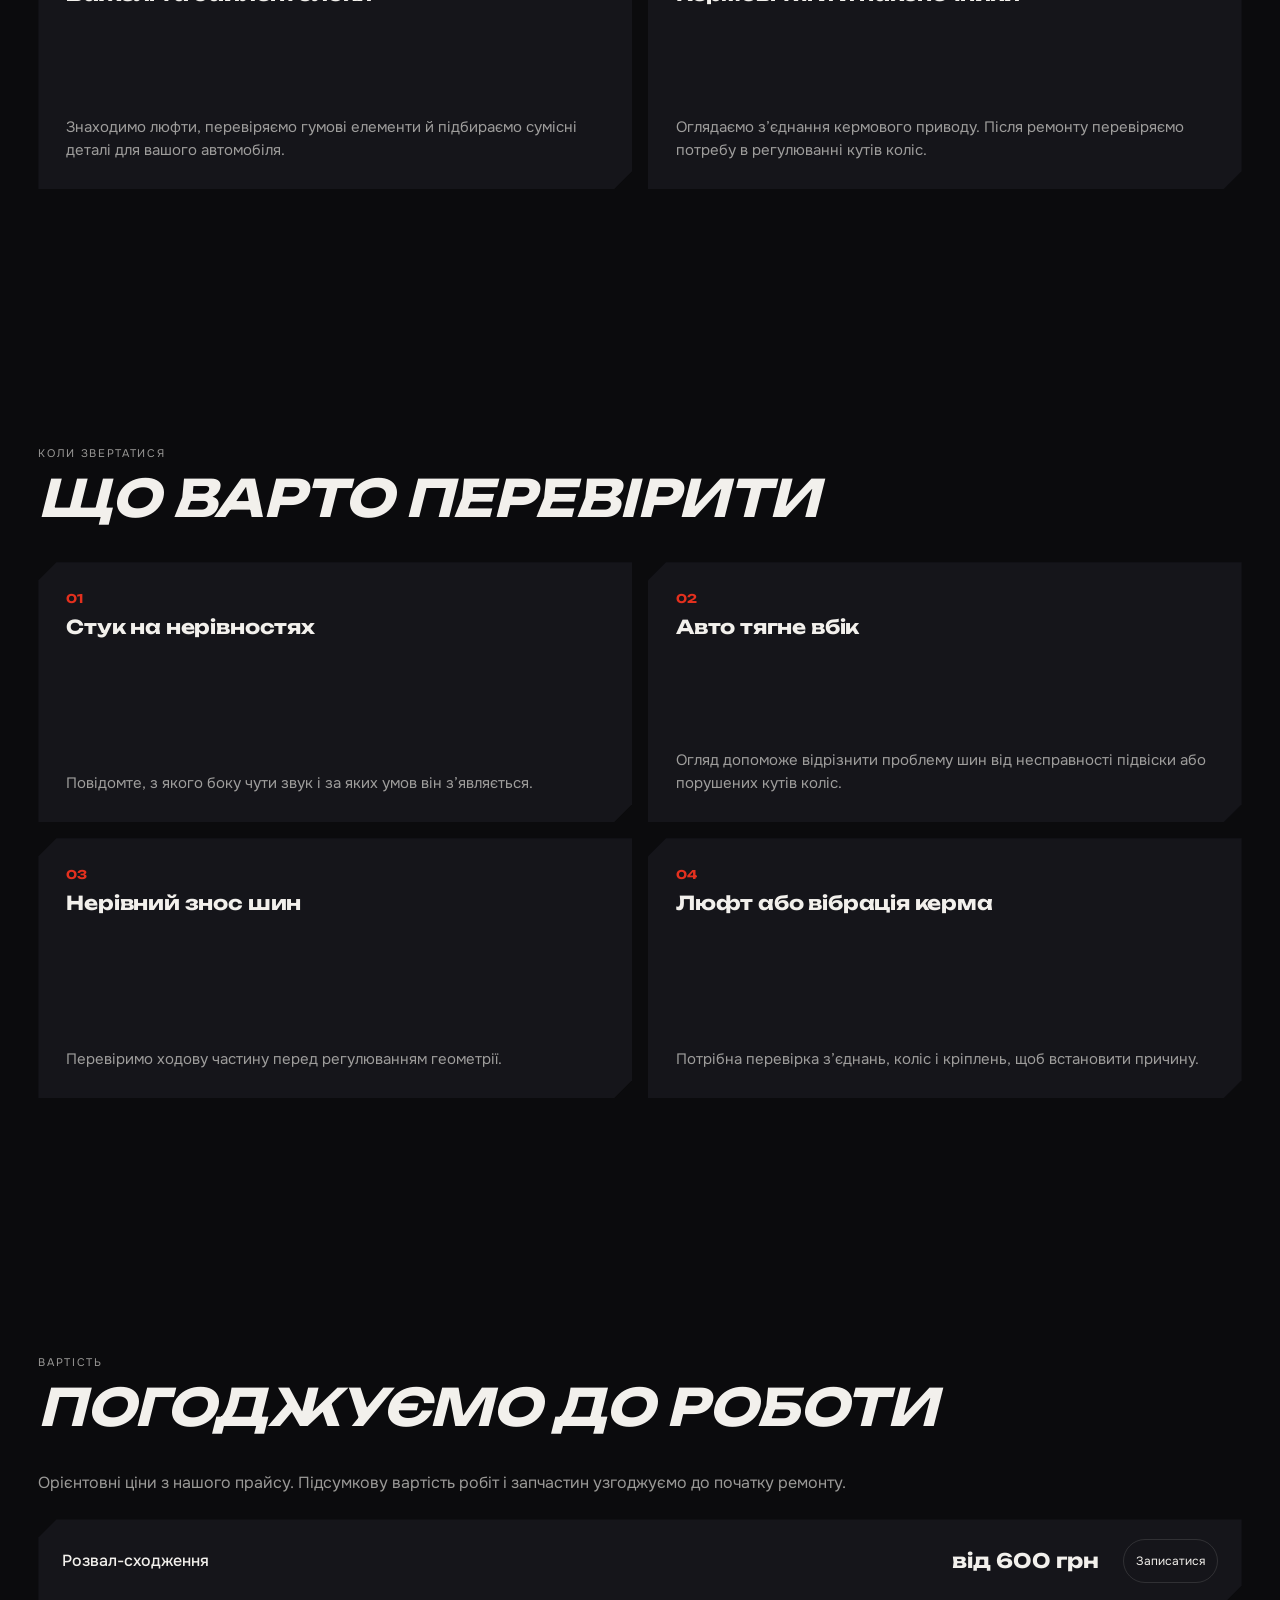
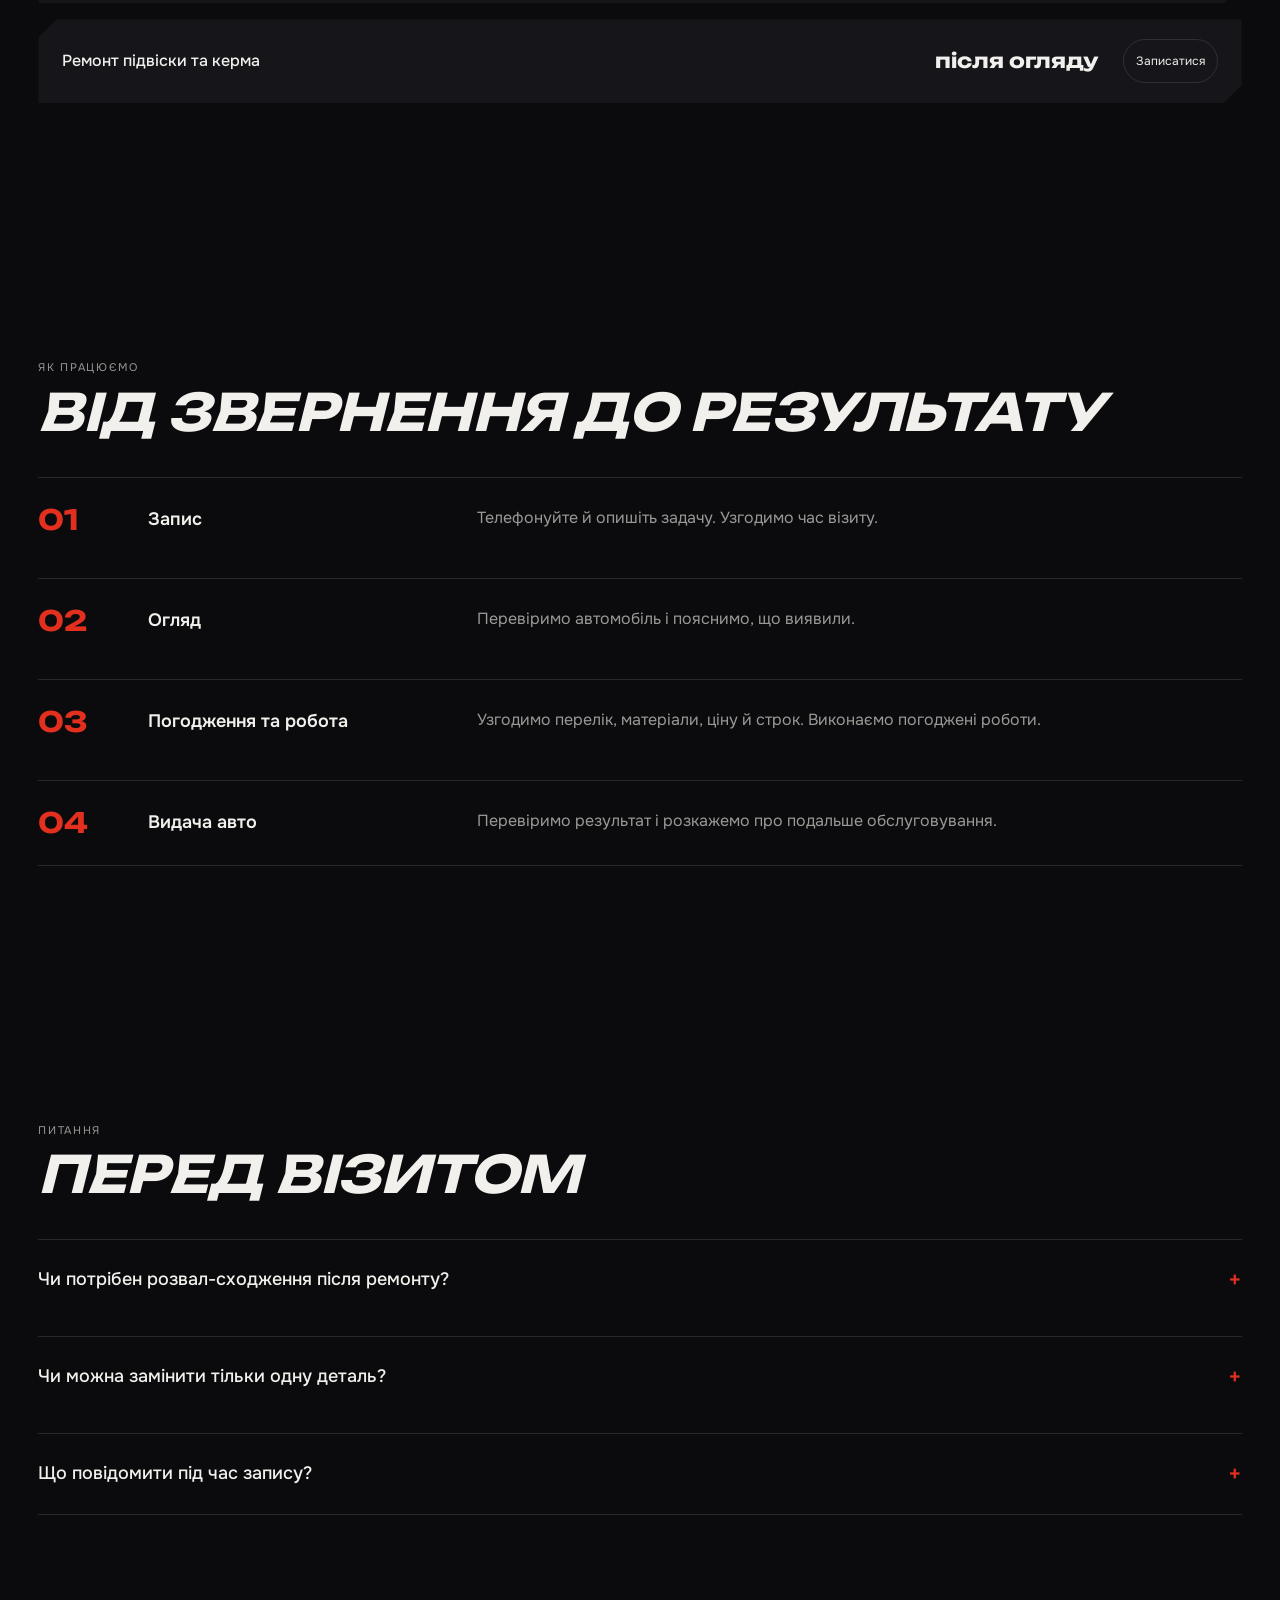
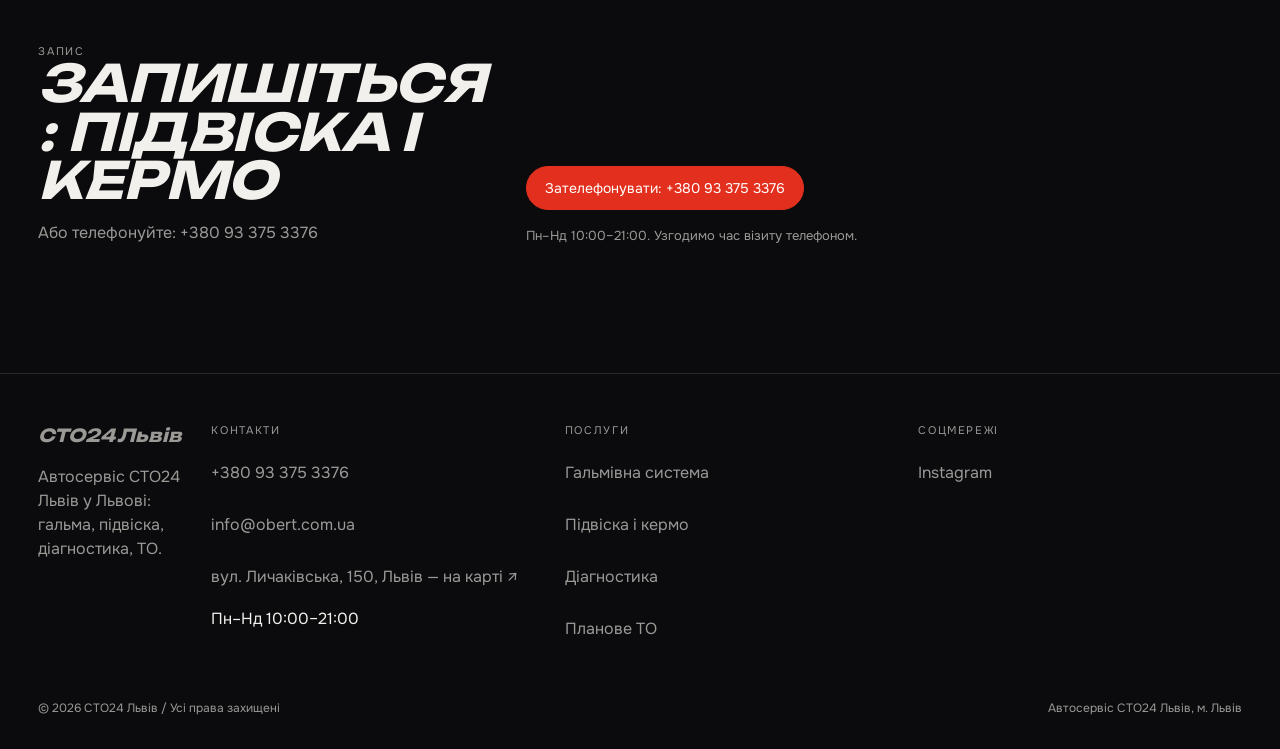
<file: suspension.html>
<!DOCTYPE html>
<html lang="uk" data-theme="dark">
<head>
  <meta charset="UTF-8">
  <meta name="viewport" content="width=device-width, initial-scale=1">
  <title>Підвіска і кермо / СТО24 Львів</title>
  <meta name="description" content="Огляд ходової частини, пошук люфтів і ремонт підвіски. Спочатку визначаємо джерело стуку, потім погоджуємо заміну деталей.">
    <link rel="preconnect" href="https://fonts.googleapis.com">
  <link rel="preconnect" href="https://fonts.gstatic.com" crossorigin>
  <link href="https://fonts.googleapis.com/css2?family=Onest:wght@400;500;600&family=Unbounded:wght@700&display=swap" rel="stylesheet">
  <link rel="stylesheet" href="style.css">
</head>
<body>

<div class="curtain" aria-hidden="true"><div class="curtain__mark">СТО24 Львів</div></div>

<header class="header">
  <a class="header__logo" href="index.html">СТО24 Львів</a>
  <div class="header__meta">
    <span>вул. Личаківська, 150, Львів, Львівська обл., 79010</span>
    <span>Пн–Нд 10:00–21:00</span>
  </div>
  <nav class="header__nav" id="main-nav" aria-label="Основна навігація">
    <a class="pill is-active" href="index.html#services">Послуги</a>
    <a class="pill" href="index.html#about">Про нас</a>
    <a class="pill" href="#how">Як працюємо</a>
    <a class="pill" href="#prices">Ціни</a>
    <a class="pill" href="#faq">Питання</a>
    <a class="pill" href="index.html#contacts">Контакти</a>
  </nav>
  <a class="header__phone" href="tel:+380933753376">+380 93 375 3376</a>
  <a class="pill pill--solid" href="#book">Записатися</a>
  <button class="header__burger" type="button" aria-label="Меню" aria-controls="main-nav" aria-expanded="false"></button>
</header>

<!-- Перший екран: деталь машини крупно, заголовок у бічній колонці -->
<section class="hero hero--service">
  <div class="hero__layer" data-speed="0.35">
    <img class="hero__img" src="wheel.jpg" alt="Колесо автомобіля">
  </div>
  <div class="hero__layer hero__fog" data-speed="0.15"></div>

  <div class="hero__ui">
    <div class="hero__tl tags">
      <a class="pill pill--sm plate--glass" href="index.html">Головна</a>
      <span class="pill pill--sm plate--glass">/</span>
      <span class="pill pill--sm plate--glass">Підвіска і кермо</span>
    </div>

    <div class="hero__tr">
      <div class="plate plate--glass rating">
        <div class="avatars"><span>ОК</span><span>ІМ</span><span>ТС</span><span>+</span></div>
        <div>
          <div class="rating__num">5.0</div>
          <div class="rating__stars">★★★★★</div>
        </div>
        <div class="cap">1300+ відгуків</div>
      </div>
    </div>

    <div class="hero__bl">
      <h1 class="display hero__title"><span>Впевненість</span><span class="thin">у кожному повороті</span></h1>
      <p class="lead" style="color:rgba(242,240,236,.85);margin-bottom:24px">Огляд ходової частини, пошук люфтів і ремонт підвіски. Спочатку визначаємо джерело стуку, потім погоджуємо заміну деталей.</p>
      <div class="hero__actions">
        <a class="pill pill--solid" href="#book">Записатися</a>
        <a class="pill plate--glass" href="#what">Що входить</a>
      </div>
    </div>

    <div class="hero__br">
      <div class="plate plate--accent guarantee">
        <div class="cap">Гарантія</div>
        <strong>12 міс.</strong>
        <div class="muted" style="font-size:13px">на роботи і встановлені деталі</div>
      </div>
    </div>
  </div>
  <div class="hero__scroll"></div>
</section>

<main class="main"><nav class="container service-nav" aria-label="Напрями послуг"><a class="pill" href="service.html">Гальмівна система</a><a class="pill is-active" href="suspension.html" aria-current="page">Підвіска і кермо</a><a class="pill" href="diagnostics.html">Діагностика</a><a class="pill" href="maintenance.html">Планове ТО</a></nav><section class="section" id="what"><div class="container"><div class="cap reveal">Послуга</div><h2 class="h2 reveal" style="margin:12px 0 40px">Підвіска і кермо</h2><div class="grid grid--2"><article class="card reveal"><div><div class="card__num">01</div><h3 class="h3 card__title">Діагностика підвіски</h3></div><p class="card__text">Оглядаємо важелі, шарніри, втулки, опори та кріплення. Визначаємо, звідки з’явився шум.</p></article><article class="card reveal"><div><div class="card__num">02</div><h3 class="h3 card__title">Амортизатори й опори</h3></div><p class="card__text">Перевіряємо підтікання, стан пильників, пружин і верхніх опор. Узгоджуємо потрібний обсяг заміни.</p></article><article class="card reveal"><div><div class="card__num">03</div><h3 class="h3 card__title">Важелі та сайлентблоки</h3></div><p class="card__text">Знаходимо люфти, перевіряємо гумові елементи й підбираємо сумісні деталі для вашого автомобіля.</p></article><article class="card reveal"><div><div class="card__num">04</div><h3 class="h3 card__title">Кермові тяги й наконечники</h3></div><p class="card__text">Оглядаємо з’єднання кермового приводу. Після ремонту перевіряємо потребу в регулюванні кутів коліс.</p></article></div></div></section><section class="section" data-theme-zone="light"><div class="container"><div class="cap reveal">Коли звертатися</div><h2 class="h2 reveal" style="margin:12px 0 40px">Що варто перевірити</h2><div class="grid grid--2"><article class="card reveal"><div><div class="card__num">01</div><h3 class="h3 card__title">Стук на нерівностях</h3></div><p class="card__text">Повідомте, з якого боку чути звук і за яких умов він з’являється.</p></article><article class="card reveal"><div><div class="card__num">02</div><h3 class="h3 card__title">Авто тягне вбік</h3></div><p class="card__text">Огляд допоможе відрізнити проблему шин від несправності підвіски або порушених кутів коліс.</p></article><article class="card reveal"><div><div class="card__num">03</div><h3 class="h3 card__title">Нерівний знос шин</h3></div><p class="card__text">Перевіримо ходову частину перед регулюванням геометрії.</p></article><article class="card reveal"><div><div class="card__num">04</div><h3 class="h3 card__title">Люфт або вібрація керма</h3></div><p class="card__text">Потрібна перевірка з’єднань, коліс і кріплень, щоб встановити причину.</p></article></div></div></section><section class="section" id="prices"><div class="container"><div class="cap reveal">Вартість</div><h2 class="h2 reveal" style="margin:12px 0 40px">Погоджуємо до роботи</h2><p class="muted" style="margin-bottom:24px">Орієнтовні ціни з нашого прайсу. Підсумкову вартість робіт і запчастин узгоджуємо до початку ремонту.</p><div class="price-list"><div class="plate price reveal"><span class="price__name">Розвал-сходження</span><span class="price__val">від 600 грн</span><a class="pill pill--sm" href="#book">Записатися</a></div><div class="plate price reveal"><span class="price__name">Ремонт підвіски та керма</span><span class="price__val">після огляду</span><a class="pill pill--sm" href="#book">Записатися</a></div></div></div></section><section class="section" id="how" data-theme-zone="light"><div class="container"><div class="cap reveal">Як працюємо</div><h2 class="h2 reveal" style="margin:12px 0 40px">Від звернення до результату</h2><div class="steps"><div class="step reveal"><div class="step__num">01</div><div class="step__title">Запис</div><div class="step__text">Телефонуйте й опишіть задачу. Узгодимо час візиту.</div></div><div class="step reveal"><div class="step__num">02</div><div class="step__title">Огляд</div><div class="step__text">Перевіримо автомобіль і пояснимо, що виявили.</div></div><div class="step reveal"><div class="step__num">03</div><div class="step__title">Погодження та робота</div><div class="step__text">Узгодимо перелік, матеріали, ціну й строк. Виконаємо погоджені роботи.</div></div><div class="step reveal"><div class="step__num">04</div><div class="step__title">Видача авто</div><div class="step__text">Перевіримо результат і розкажемо про подальше обслуговування.</div></div></div></div></section><section class="section" id="faq"><div class="container"><div class="cap reveal">Питання</div><h2 class="h2 reveal" style="margin:12px 0 40px">Перед візитом</h2><div class="faq"><div class="faq__item reveal"><button type="button" class="faq__q" aria-expanded="false" aria-controls="answer-1">Чи потрібен розвал-сходження після ремонту?</button><div class="faq__a" id="answer-1"><p>Це залежить від того, які деталі замінювали. Майстер визначить потребу після перевірки підвіски.</p></div></div><div class="faq__item reveal"><button type="button" class="faq__q" aria-expanded="false" aria-controls="answer-2">Чи можна замінити тільки одну деталь?</button><div class="faq__a" id="answer-2"><p>Обсяг робіт залежить від стану вузла та вимог виробника. Пояснимо, що потрібно замінювати разом.</p></div></div><div class="faq__item reveal"><button type="button" class="faq__q" aria-expanded="false" aria-controls="answer-3">Що повідомити під час запису?</button><div class="faq__a" id="answer-3"><p>Марку, модель, рік випуску й умови появи стуку або вібрації. Це допоможе спланувати огляд.</p></div></div></div></div></section>  <!-- Запис -->
  <section class="section" id="book" style="padding-top:0">
    <div class="container cta">
      <div>
        <div class="cap reveal">Запис</div>
        <h2 class="h2 reveal">Запишіться: підвіска і кермо</h2>
        <p class="muted reveal" style="margin-top:16px">Або телефонуйте: <a href="tel:+380933753376">+380 93 375 3376</a></p>
      </div>
      <div class="reveal"><a class="pill pill--solid" href="tel:+380933753376">Зателефонувати: +380 93 375 3376</a><p class="cta__note" style="margin-top:16px">Пн–Нд 10:00–21:00. Узгодимо час візиту телефоном.</p></div>
    </div>
  </section>

  <footer class="footer" id="contacts">
    <div class="container">
      <div class="footer__grid">
        <div class="footer__col">
          <a class="header__logo" href="index.html">СТО24 Львів</a>
          <p class="muted" style="margin-top:16px;max-width:30ch">Автосервіс СТО24 Львів у Львові: гальма, підвіска, діагностика, ТО.</p>
        </div>
        <div class="footer__col">
          <div class="cap" style="margin-bottom:12px">Контакти</div>
          <ul>
            <li><a href="tel:+380933753376">+380 93 375 3376</a></li>
            <li><a href="mailto:info@obert.com.ua">info@obert.com.ua</a></li>
            <li><a href="https://www.google.com/maps/search/?api=1&amp;query=Львів+Личаківська+150" target="_blank" rel="noopener">вул. Личаківська, 150, Львів — на карті ↗</a></li>
            <li>Пн–Нд 10:00–21:00</li>
          </ul>
        </div>
        <div class="footer__col">
          <div class="cap" style="margin-bottom:12px">Послуги</div>
          <ul>
            <li><a href="service.html">Гальмівна система</a></li>
            <li><a href="suspension.html">Підвіска і кермо</a></li>
            <li><a href="diagnostics.html">Діагностика</a></li>
            <li><a href="maintenance.html">Планове ТО</a></li>
          </ul>
        </div>
        <div class="footer__col">
          <div class="cap" style="margin-bottom:12px">Соцмережі</div>
          <ul>
            <li><a href="https://www.instagram.com/sto24_lviv/" target="_blank" rel="noopener">Instagram</a></li>
          </ul>
        </div>
      </div>
      <div class="footer__bottom">
        <span>© 2026 СТО24 Львів / Усі права захищені</span>
        <span>Автосервіс СТО24 Львів, м. Львів</span>
      </div>
    </div>
  </footer>
</main>

<script src="main.js"></script>
</body>
</html>
</file>
<file: style.css>
/* ============================================================
   АВТОСЕРВІС / стилі
   Гарнітури: Unbounded 700 (заголовки), Onest (текст)
   Тема: темна преміальна, один теплий акцент
   Крива: cubic-bezier(0.215, 0.61, 0.355, 1)
   Тривалості: 0.3s / 0.5s / 0.6s
   ============================================================ */

:root {
  --bg: #0b0b0d;
  --bg-2: #121216;
  --fg: #f2f0ec;
  --fg-2: rgba(242, 240, 236, 0.62);
  --line: rgba(242, 240, 236, 0.12);
  --accent: #e3301e;
  --accent-2: #ff5a3c;
  --card: #15151a;

  --ease: cubic-bezier(0.215, 0.61, 0.355, 1);
  --t1: 0.3s;
  --t2: 0.5s;
  --t3: 0.6s;

  --container: 1520px;
  --pad: clamp(20px, 3vw, 48px);
  --section: clamp(80px, 10vw, 160px);
  --gap: 16px;
  --gap-top: 30px;
  --cut: 18px;

  --fs-body: 16px;
  --fs-display: clamp(72px, 10.6vw, 176px); /* контраст до тексту ≥ x10.8 */
}

[data-theme="light"] {
  --bg: #efece6;
  --bg-2: #e6e2da;
  --fg: #0b0b0d;
  --fg-2: rgba(11, 11, 13, 0.62);
  --line: rgba(11, 11, 13, 0.14);
  --card: #f7f5f0;
}

* { box-sizing: border-box; margin: 0; padding: 0; }
html { scroll-behavior: auto; }
body {
  font-family: "Onest", system-ui, sans-serif;
  font-size: var(--fs-body);
  line-height: 1.5;
  color: var(--fg);
  background: var(--bg);
  transition: background-color var(--t3) var(--ease), color var(--t3) var(--ease);
  -webkit-font-smoothing: antialiased;
  overflow-x: hidden;
}
img { display: block; max-width: 100%; }
a { color: inherit; text-decoration: none; }
ul { list-style: none; }
button { font: inherit; color: inherit; background: none; border: 0; cursor: pointer; }

.container { width: min(var(--container), 100% - var(--pad) * 2); margin-inline: auto; }
.section { padding-block: var(--section); position: relative; }

/* ---------- типографіка ---------- */
.display {
  font-family: "Unbounded", sans-serif;
  font-weight: 700;
  font-style: italic;
  text-transform: uppercase;
  letter-spacing: -0.01em;
  line-height: 0.9;
  hyphens: none;
  -webkit-hyphens: none;
}
.display--full {
  font-size: var(--fs-display);
  width: 100%;
  padding-inline: var(--pad);
  white-space: nowrap;
  overflow: hidden;
}
.h2 {
  font-family: "Unbounded", sans-serif;
  font-weight: 700;
  font-style: italic;
  text-transform: uppercase;
  letter-spacing: -0.01em;
  line-height: 0.95;
  font-size: clamp(34px, 4vw, 64px);
  hyphens: none;
}
.h3 {
  font-family: "Unbounded", sans-serif;
  font-weight: 700;
  font-size: clamp(18px, 1.5vw, 24px);
  line-height: 1.15;
  letter-spacing: -0.01em;
}
.lead { font-size: clamp(18px, 1.4vw, 22px); line-height: 1.4; color: var(--fg-2); max-width: 36em; }
.muted { color: var(--fg-2); }
.cap {
  font-size: 11px;
  text-transform: uppercase;
  letter-spacing: 0.15em;
  color: var(--fg-2);
}
.ph {
  color: var(--accent-2);
  border-bottom: 1px dashed currentColor;
}

/* ---------- плашки зі зрізаними кутами ---------- */
.plate {
  --c: var(--cut);
  background: var(--card);
  clip-path: polygon(var(--c) 0, 100% 0, 100% calc(100% - var(--c)), calc(100% - var(--c)) 100%, 0 100%, 0 var(--c));
  padding: 24px;
  position: relative;
}
.plate--accent { background: var(--accent); color: #fff; }
.plate--accent .cap, .plate--accent .muted { color: rgba(255,255,255,0.75); }
.plate--glass {
  background: rgba(11, 11, 13, 0.42);
  backdrop-filter: blur(14px);
  -webkit-backdrop-filter: blur(14px);
}

/* ---------- пілюлі ---------- */
.pill {
  display: inline-flex;
  align-items: center;
  gap: 8px;
  padding: 10px 18px;
  border-radius: 999px;
  border: 1px solid var(--line);
  font-size: 14px;
  line-height: 1;
  white-space: nowrap;
  transition: background-color var(--t1) var(--ease), color var(--t1) var(--ease), border-color var(--t1) var(--ease), transform var(--t1) var(--ease);
}
.pill:hover { border-color: var(--fg); transform: translateY(-1px); }
.pill--solid { background: var(--accent); border-color: var(--accent); color: #fff; }
.pill--solid:hover { background: var(--accent-2); border-color: var(--accent-2); }
.pill--ghost { background: var(--fg); color: var(--bg); border-color: var(--fg); }
.pill--sm { padding: 6px 12px; font-size: 12px; }

/* ---------- шапка: щільна, в одну лінію ---------- */
.header {
  position: fixed;
  inset: 0 0 auto 0;
  z-index: 50;
  height: 64px;
  display: flex;
  align-items: center;
  padding-inline: var(--pad);
  gap: 24px;
  color: var(--fg);
  transition: background-color var(--t2) var(--ease), border-color var(--t2) var(--ease), color var(--t3) var(--ease);
  border-bottom: 1px solid transparent;
}
.header.is-scrolled {
  background: color-mix(in srgb, var(--bg) 82%, transparent);
  backdrop-filter: blur(16px);
  -webkit-backdrop-filter: blur(16px);
  border-bottom-color: var(--line);
}
.header__logo {
  font-family: "Unbounded", sans-serif;
  font-weight: 700;
  font-style: italic;
  text-transform: uppercase;
  font-size: 18px;
  letter-spacing: -0.01em;
  white-space: nowrap;
  display: inline-flex;
  align-items: center;
}
.header__logo i { color: var(--accent); font-style: inherit; }
.header__logo img { height: 44px; width: auto; display: block; }
.footer .header__logo img { height: 60px; }
.header__meta {
  display: flex;
  gap: 16px;
  font-size: 12px;
  color: var(--fg-2);
  white-space: nowrap;
}
.header__nav { display: flex; gap: 4px; margin-inline: auto; }
.header__nav .pill { border-color: transparent; }
.header__nav .pill:hover, .header__nav .pill.is-active { border-color: var(--line); background: color-mix(in srgb, var(--fg) 6%, transparent); }
.header__phone { font-size: 14px; font-weight: 500; white-space: nowrap; }
.header__burger { display: none; width: 40px; height: 40px; border-radius: 999px; border: 1px solid var(--line); position: relative; }
.header__burger::before, .header__burger::after {
  content: ""; position: absolute; left: 12px; right: 12px; height: 1.5px; background: currentColor;
  transition: transform var(--t1) var(--ease);
}
.header__burger::before { top: 15px; } .header__burger::after { bottom: 15px; }

/* ---------- перший екран: кадр на весь екран, sticky, шари паралаксу ---------- */
.hero {
  position: sticky;
  top: 0;
  height: 100vh;
  height: 100svh;
  overflow: hidden;
  z-index: 0;
}
.hero__layer { position: absolute; inset: 0; will-change: transform; }
.hero__img {
  position: absolute; inset: -10% 0;
  width: 100%; height: 120%;
  object-fit: cover; object-position: center 60%;
}
.hero__fog {
  background:
    radial-gradient(60% 50% at 50% 100%, rgba(227, 48, 30, 0.22), transparent 70%),
    linear-gradient(180deg, rgba(11,11,13,0.55) 0%, transparent 30%, transparent 70%, rgba(11,11,13,0.85) 100%);
  pointer-events: none;
}
.hero__ui {
  position: absolute; inset: 0;
  padding: 96px var(--pad) 40px;
  display: grid;
  grid-template-columns: 1fr 1fr;
  grid-template-rows: auto 1fr auto;
  gap: 24px;
  color: #f2f0ec;
}
.hero__tl { grid-area: 1 / 1; display: flex; gap: 8px; align-self: start; }
.hero__tr { grid-area: 1 / 2; justify-self: end; align-self: start; }
.hero__bl { grid-area: 3 / 1; align-self: end; max-width: min(45vw, 640px); } /* заголовок у бічній колонці ≤ 0.45 екрана */
.hero__img { object-position: center 55%; }
.hero__br { grid-area: 3 / 2; justify-self: end; align-self: end; }
.hero__title {
  font-size: clamp(36px, 4.2vw, 68px);
  margin-bottom: 20px;
}
.hero__title span { display: block; }
.hero__title .thin { color: rgba(242,240,236,0.6); }
.hero__actions { display: flex; gap: 8px; flex-wrap: wrap; }
.hero__scroll {
  position: absolute; left: 50%; bottom: 24px; transform: translateX(-50%);
  width: 1px; height: 48px; background: linear-gradient(180deg, transparent, #f2f0ec);
  opacity: 0.6;
}

/* рейтинг з аватарами */
.rating { display: inline-flex; align-items: center; gap: 12px; padding: 10px 14px 10px 10px; }
.avatars { display: flex; }
.avatars span {
  width: 32px; height: 32px; border-radius: 50%;
  display: grid; place-items: center;
  font-size: 11px; font-weight: 600;
  background: #2a2a31; color: #f2f0ec;
  border: 2px solid #0b0b0d;
  margin-left: -8px;
}
.avatars span:first-child { margin-left: 0; }
.avatars span:nth-child(2) { background: #3a2c2a; }
.avatars span:nth-child(3) { background: #2b3138; }
.avatars span:nth-child(4) { background: var(--accent); }
.rating__num { font-family: "Unbounded", sans-serif; font-weight: 700; font-size: 20px; line-height: 1; }
.rating__stars { color: var(--accent-2); letter-spacing: 1px; font-size: 12px; }

/* плашка гарантії */
.guarantee { min-width: 240px; }
.guarantee strong { display: block; font-family: "Unbounded", sans-serif; font-weight: 700; font-size: 22px; margin: 6px 0 4px; }

/* ---------- контент, що наїжджає на перший екран ---------- */
.main {
  position: relative;
  z-index: 1;
  background: var(--bg);
  transition: background-color var(--t3) var(--ease);
  box-shadow: 0 -40px 80px rgba(0,0,0,0.5);
}
.main::before {
  content: ""; position: absolute; top: -1px; left: 0; right: 0; height: 2px; background: var(--accent);
}

/* ---------- капс у всю ширину ---------- */
.marquee-title { padding-block: clamp(40px, 5vw, 80px) 0; overflow: hidden; width: 100%; }
.marquee-title .display--full { color: var(--fg); display: block; }
.marquee-title .display--full em { font-style: inherit; color: var(--accent); }
@media (max-width: 820px) { .marquee-title .display--full { white-space: normal; line-height: 0.95; } }

/* ---------- асиметрія у дві колонки + липкий заголовок ---------- */
.split {
  display: grid;
  grid-template-columns: 0.39fr 0.61fr;
  gap: var(--gap-top);
  align-items: start;
}
.split__head { position: sticky; top: 96px; }
.split__head .h2 { margin-bottom: 20px; }
.split__body { display: grid; gap: var(--gap-top); }

/* ---------- сітка карток + підйом ---------- */
.grid {
  display: grid;
  gap: var(--gap);
  grid-template-columns: repeat(3, 1fr);
}
.grid--top { gap: var(--gap-top); }
.grid--2 { grid-template-columns: repeat(2, 1fr); }
.grid--4 { grid-template-columns: repeat(4, 1fr); }

.card {
  --c: var(--cut);
  position: relative;
  background: var(--card);
  clip-path: polygon(var(--c) 0, 100% 0, 100% calc(100% - var(--c)), calc(100% - var(--c)) 100%, 0 100%, 0 var(--c));
  padding: 28px;
  min-height: 260px;
  display: flex;
  flex-direction: column;
  justify-content: space-between;
  gap: 24px;
  transition: transform var(--t2) var(--ease), background-color var(--t1) var(--ease);
  transform-origin: center;
  z-index: 1;
}
.card:hover {
  transform: translateY(-10px) scale(1.04);
  z-index: 3;
  background: color-mix(in srgb, var(--card) 80%, var(--fg) 6%);
}
.card__num {
  font-family: "Unbounded", sans-serif;
  font-weight: 700;
  font-size: 12px;
  color: var(--accent);
}
.card__title { margin-top: 8px; }
.card__text { color: var(--fg-2); font-size: 15px; }
.card__foot { display: flex; justify-content: space-between; align-items: center; gap: 12px; }
.card__arrow {
  width: 40px; height: 40px; border-radius: 999px; border: 1px solid var(--line);
  display: grid; place-items: center; font-size: 18px;
  transition: background-color var(--t1) var(--ease), color var(--t1) var(--ease), transform var(--t1) var(--ease);
}
.card:hover .card__arrow { background: var(--accent); border-color: var(--accent); color: #fff; transform: rotate(-45deg); }
.card--link { cursor: pointer; }

/* ---------- принципи: сітка цінностей ---------- */
.value {
  --c: var(--cut);
  background: var(--card);
  clip-path: polygon(var(--c) 0, 100% 0, 100% calc(100% - var(--c)), calc(100% - var(--c)) 100%, 0 100%, 0 var(--c));
  padding: 28px;
  min-height: 220px;
  display: flex;
  flex-direction: column;
  gap: 14px;
  transition: transform var(--t2) var(--ease), background-color var(--t1) var(--ease);
}
.value:hover { transform: translateY(-8px); background: color-mix(in srgb, var(--card) 82%, var(--fg) 6%); }
.value__num {
  font-family: "Unbounded", sans-serif;
  font-weight: 700;
  font-size: 12px;
  color: var(--accent);
}
.value__title { font-family: "Unbounded", sans-serif; font-weight: 700; font-size: clamp(17px,1.4vw,21px); line-height: 1.15; letter-spacing: -0.01em; }
.value__text { color: var(--fg-2); font-size: 15px; margin-top: auto; }

/* ---------- відгуки ---------- */
.reviews { display: grid; grid-template-columns: repeat(3, 1fr); gap: var(--gap); }
.review {
  --c: var(--cut);
  background: var(--card);
  clip-path: polygon(var(--c) 0, 100% 0, 100% calc(100% - var(--c)), calc(100% - var(--c)) 100%, 0 100%, 0 var(--c));
  padding: 26px;
  display: flex;
  flex-direction: column;
  gap: 14px;
  transition: transform var(--t2) var(--ease);
}
.review:hover { transform: translateY(-6px); }
.review__stars { color: var(--accent-2); letter-spacing: 2px; font-size: 14px; }
.review__text { color: var(--fg-2); font-size: 15px; line-height: 1.5; }
.review__name { font-weight: 600; margin-top: auto; }
@media (max-width: 1100px) { .reviews { grid-template-columns: repeat(2, 1fr); } }
@media (max-width: 820px) { .reviews { grid-template-columns: 1fr; } }

/* ---------- цифри як герой ---------- */
.stats {
  display: grid;
  grid-template-columns: repeat(4, 1fr);
  gap: var(--gap);
}
.stat {
  padding: 24px 0;
  border-top: 1px solid var(--line);
}
.stat__num {
  font-family: "Unbounded", sans-serif;
  font-weight: 700;
  font-size: 40px;
  line-height: 1;
  letter-spacing: -0.01em;
  margin-bottom: 12px;
}
.stat__num small { font-size: 22px; color: var(--accent); }
.stat__cap { font-size: 11px; text-transform: uppercase; letter-spacing: 0.15em; color: var(--fg-2); }

/* ---------- фото на весь кадр із паралаксом, заголовок поверх без плашки ---------- */
.frame {
  position: relative;
  height: 80vh;
  min-height: 520px;
  overflow: hidden;
  display: flex;
  align-items: flex-end;
}
.frame__img-wrap { position: absolute; inset: 0; overflow: hidden; }
.frame__img {
  position: absolute; inset: -15% 0;
  width: 100%; height: 130%;
  object-fit: cover;
  will-change: transform;
}
.frame__content {
  position: relative;
  z-index: 1;
  padding: var(--pad);
  width: 100%;
  color: #f2f0ec;
  display: grid;
  grid-template-columns: 0.45fr 0.55fr;
  gap: var(--gap-top);
  align-items: end;
}
.frame__content .h2 { text-shadow: 0 2px 30px rgba(0,0,0,0.35); }
.frame--right .frame__content { grid-template-columns: 0.55fr 0.45fr; }
.frame--right .frame__content > :first-child { grid-column: 2; }

/* ---------- кроки ---------- */
.steps { display: grid; gap: var(--gap); counter-reset: step; }
.step {
  display: grid;
  grid-template-columns: 80px 0.39fr 1fr;
  gap: var(--gap-top);
  padding: 28px 0;
  border-top: 1px solid var(--line);
  align-items: start;
}
.step:last-child { border-bottom: 1px solid var(--line); }
.step__num { font-family: "Unbounded", sans-serif; font-weight: 700; font-size: 28px; color: var(--accent); line-height: 1; }
.step__title { font-weight: 600; font-size: 18px; }
.step__text { color: var(--fg-2); }

/* ---------- прайс-плашки ---------- */
.price-list { display: grid; gap: var(--gap); }
.price {
  display: grid;
  grid-template-columns: 1fr auto auto;
  gap: 24px;
  align-items: center;
  padding: 20px 24px;
  transition: transform var(--t2) var(--ease);
}
.price:hover { transform: translateX(6px); }
.price__name { font-weight: 500; }
.price__val { font-family: "Unbounded", sans-serif; font-weight: 700; font-size: 20px; white-space: nowrap; }

/* ---------- FAQ ---------- */
.faq { display: grid; gap: var(--gap); }
.faq__item { border-top: 1px solid var(--line); }
.faq__item:last-child { border-bottom: 1px solid var(--line); }
.faq__q {
  width: 100%; text-align: left;
  display: flex; justify-content: space-between; align-items: center; gap: 24px;
  padding: 22px 0; font-size: 18px; font-weight: 500;
}
.faq__q::after { content: "+"; font-size: 24px; color: var(--accent); transition: transform var(--t1) var(--ease); }
.faq__item.is-open .faq__q::after { transform: rotate(45deg); }
.faq__a { color: var(--fg-2); transition: max-height var(--t2) var(--ease); }
.js .faq__a { display: none; }
.js .faq__item.is-open .faq__a { display: block; }
.faq__a p { padding-bottom: 22px; max-width: 60ch; }

/* ---------- запис ---------- */
.cta {
  display: grid;
  grid-template-columns: 0.39fr 0.61fr;
  gap: var(--gap-top);
  align-items: end;
}
.cta__form { display: grid; grid-template-columns: 1fr 1fr; gap: var(--gap); min-width: 0; }
.cta > *, .split > *, .grid > * { min-width: 0; }
.cta__form .field { grid-column: span 1; }
.field input, .field textarea {
  width: 100%;
  background: transparent;
  border: 0; border-bottom: 1px solid var(--line);
  color: var(--fg);
  padding: 14px 0;
  font: inherit;
  outline: none;
  transition: border-color var(--t1) var(--ease);
}
.field input:focus, .field textarea:focus { border-bottom-color: var(--accent); }
.field label { display: block; font-size: 11px; text-transform: uppercase; letter-spacing: 0.15em; color: var(--fg-2); }
.cta__form .field--full { grid-column: 1 / -1; }
.cta__submit { grid-column: 1 / -1; display: flex; gap: 16px; align-items: center; flex-wrap: wrap; }
.cta__note { font-size: 13px; color: var(--fg-2); }

/* ---------- підвал ---------- */
.footer {
  padding: 48px 0 32px;
  border-top: 1px solid var(--line);
}
.footer__grid {
  display: grid;
  grid-template-columns: 0.39fr repeat(3, 1fr);
  gap: var(--gap-top);
}
.footer__col ul { display: grid; gap: 8px; }
.footer__col a { color: var(--fg-2); transition: color var(--t1) var(--ease); }
.footer__col a:hover { color: var(--fg); }
.footer__bottom {
  margin-top: 48px;
  display: flex; justify-content: space-between; gap: 16px; flex-wrap: wrap;
  font-size: 12px; color: var(--fg-2);
}

/* ---------- reveal ---------- */
.js .reveal { opacity: 0; transform: translateY(24px); transition: opacity var(--t3) var(--ease), transform var(--t3) var(--ease); }
.js .reveal.is-in { opacity: 1; transform: none; }

/* ---------- шторка переходу між сторінками ---------- */
.curtain {
  position: fixed; inset: 0; z-index: 100;
  background: var(--accent);
  transform: translateY(-101%);
  transition: transform var(--t3) var(--ease);
  pointer-events: none;
  display: grid; place-items: center;
}
.curtain__mark {
  font-family: "Unbounded", sans-serif; font-weight: 700; font-style: italic; text-transform: uppercase;
  color: #fff; font-size: clamp(24px, 3vw, 40px); opacity: 0;
  transition: opacity var(--t1) var(--ease);
}
.curtain.is-open { transform: translateY(-101%); }
.curtain.is-closing { transform: translateY(0); pointer-events: all; }
.curtain.is-closing .curtain__mark { opacity: 1; }
.curtain.is-leaving { transform: translateY(-101%); transition: transform var(--t2) var(--ease); }
body.is-loaded .curtain.is-open .curtain__mark { opacity: 0; }

/* ---------- сторінка послуги: деталь машини крупно ---------- */
.hero--service .hero__img { object-position: 100% center; }
.hero--service .hero__bl { max-width: 45vw; }
.tags { display: flex; gap: 8px; flex-wrap: wrap; }

/* ---------- адаптив ---------- */
@media (max-width: 1100px) {
  .header__meta { display: none; }
  .grid, .grid--4 { grid-template-columns: repeat(2, 1fr); }
  .stats { grid-template-columns: repeat(2, 1fr); }
  .footer__grid { grid-template-columns: 1fr 1fr; }
}
@media (max-width: 1100px) {
  .header { gap: 12px; }
  .header__nav { display: none; }
  .header__nav.is-open {
    display: flex; position: fixed; inset: 64px 0 auto 0; flex-direction: column;
    padding: var(--pad); background: var(--bg); border-bottom: 1px solid var(--line);
  }
  .header__phone { display: none; }
  .header__burger { display: block; margin-left: auto; }
  .hero__ui { grid-template-columns: 1fr; grid-template-rows: auto auto 1fr auto auto; padding-top: 84px; }
  .hero__tl { grid-area: 1 / 1; }
  .hero__tr { grid-area: 2 / 1; justify-self: start; }
  .hero__bl { grid-area: 4 / 1; max-width: 100%; }
  .hero__br { grid-area: 5 / 1; justify-self: start; }
  .hero__title { font-size: clamp(36px, 10vw, 56px); }
  .split, .cta, .frame__content, .frame--right .frame__content { grid-template-columns: 1fr; }
  .frame--right .frame__content > :first-child { grid-column: auto; }
  .split__head { position: static; }
  .grid, .grid--2, .grid--4 { grid-template-columns: 1fr; }
  .step { grid-template-columns: 48px 1fr; }
  .step__text { grid-column: 2; }
  .cta__form { grid-template-columns: 1fr; }
  .footer__grid { grid-template-columns: 1fr; }
  .display--full { font-size: 17vw; }
  .price { grid-template-columns: 1fr auto; }
  .price .pill { display: none; }
}
@media (prefers-reduced-motion: reduce) {
  .reveal { opacity: 1; transform: none; transition: none; }
  .hero__layer, .frame__img { transform: none !important; }
}

/* Publication fixes: readable content, accessible controls and small screens. */
html { scroll-padding-top: 88px; }
:focus-visible { outline: 2px solid var(--accent-2); outline-offset: 4px; }
.card:focus-visible { outline-offset: -5px; }
.header__meta { display: none; }
.header__burger { width: 44px; height: 44px; }
.display--full { white-space: normal; overflow-wrap: anywhere; }
.h2, .hero__title { overflow-wrap: anywhere; }
@media (max-width: 1100px) {
  .hero { position: relative; height: auto; min-height: 100svh; }
  .hero__ui { position: relative; min-height: 100svh; }
  .hero--service .hero__bl { max-width: 100%; }
  .hero__scroll { display: none; }
  html:not(.js) .header__nav { display: flex; flex-wrap: wrap; position: static; }
  html:not(.js) .header { position: relative; height: auto; padding-block: 12px; flex-wrap: wrap; }
  html:not(.js) .header__burger { display: none; }
}
@media (max-width: 480px) {
  .hero__title { font-size: clamp(28px, 8vw, 38px); }
  .h2 { font-size: clamp(26px, 7vw, 34px); }
  .hero__tl { flex-wrap: wrap; }
  .rating { gap: 8px; flex-wrap: wrap; }
  .price { grid-template-columns: 1fr; }
}
@media (prefers-reduced-motion: reduce) {
  *, *::before, *::after { transition: none !important; animation: none !important; }
  .js .reveal { opacity: 1; transform: none; }
}

.header__logo, .curtain__mark { text-transform: none; }

/* Навігація між послугами та доступні зони натискання. */
.service-nav { display:flex; flex-wrap:wrap; gap:12px; padding-block:32px; }
.service-nav .is-active { background:var(--accent); color:#fff; border-color:var(--accent); }
a.pill { min-height:44px; }
.footer__col li a { display:inline-flex; align-items:center; min-height:44px; }
.price .pill { display:inline-flex; }
.price__val { font-size:clamp(15px,1.6vw,20px); white-space:normal; }
.hero--service .hero__fog { background:linear-gradient(90deg,rgba(11,11,13,.8),rgba(11,11,13,.1)),linear-gradient(0deg,rgba(11,11,13,.6),transparent); }
@media(max-width:480px) { .header { gap:8px; } .header__logo { font-size:15px; } .header > .pill { padding-inline:12px; font-size:12px; } .header__burger { flex-shrink:0; } .price .pill { justify-self:start; } }
</file>
